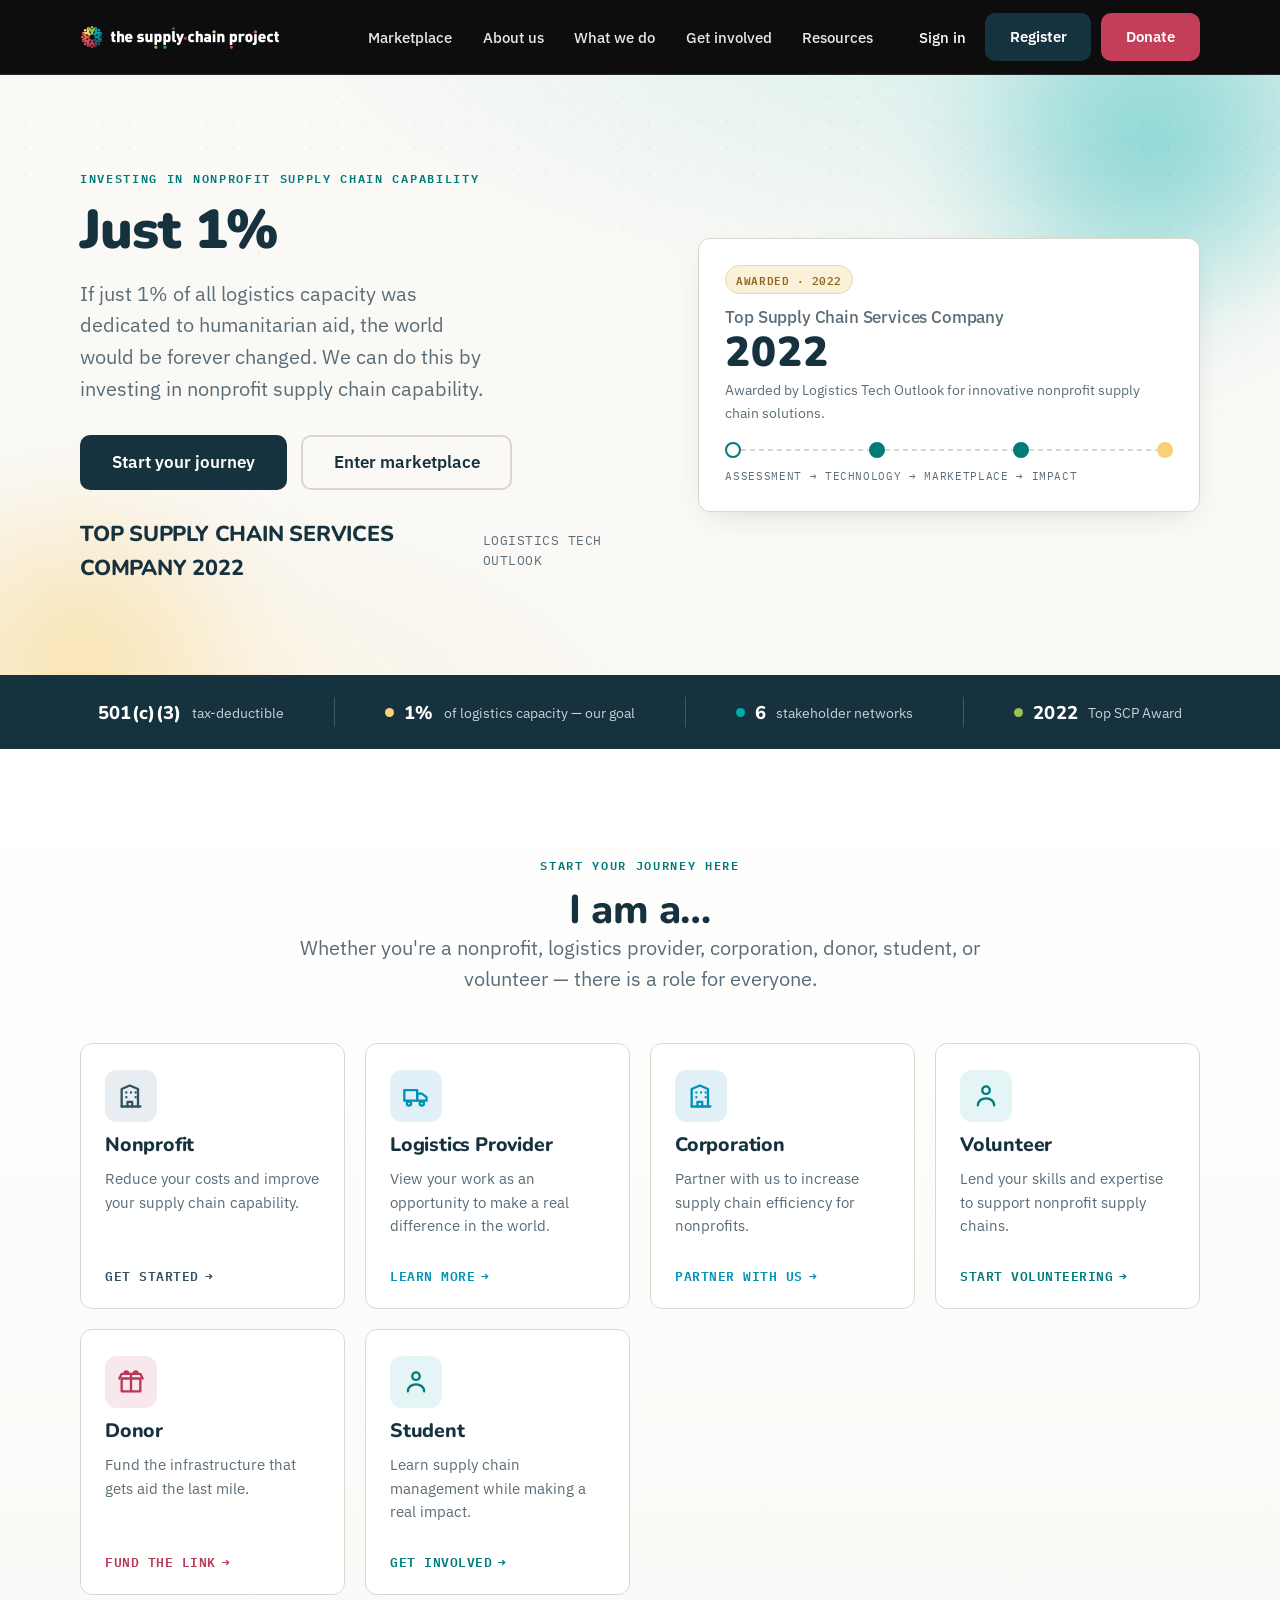
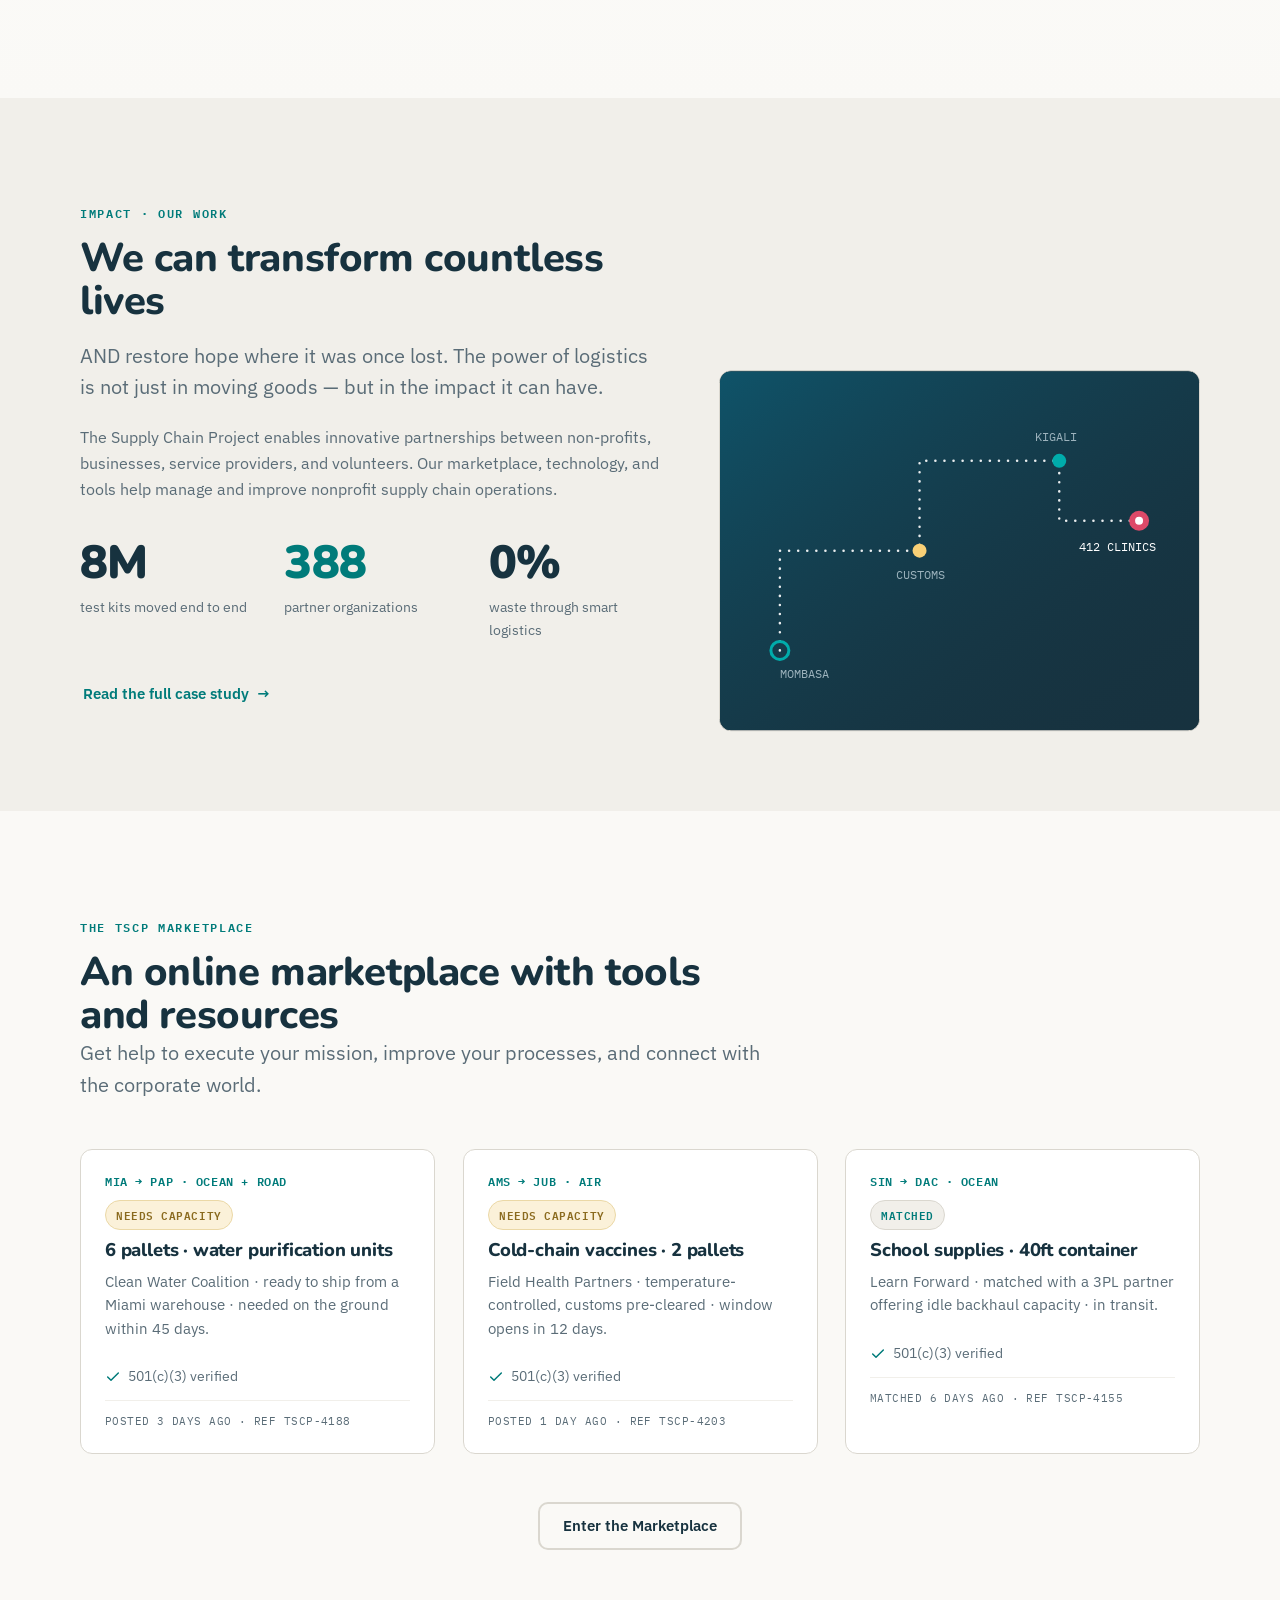
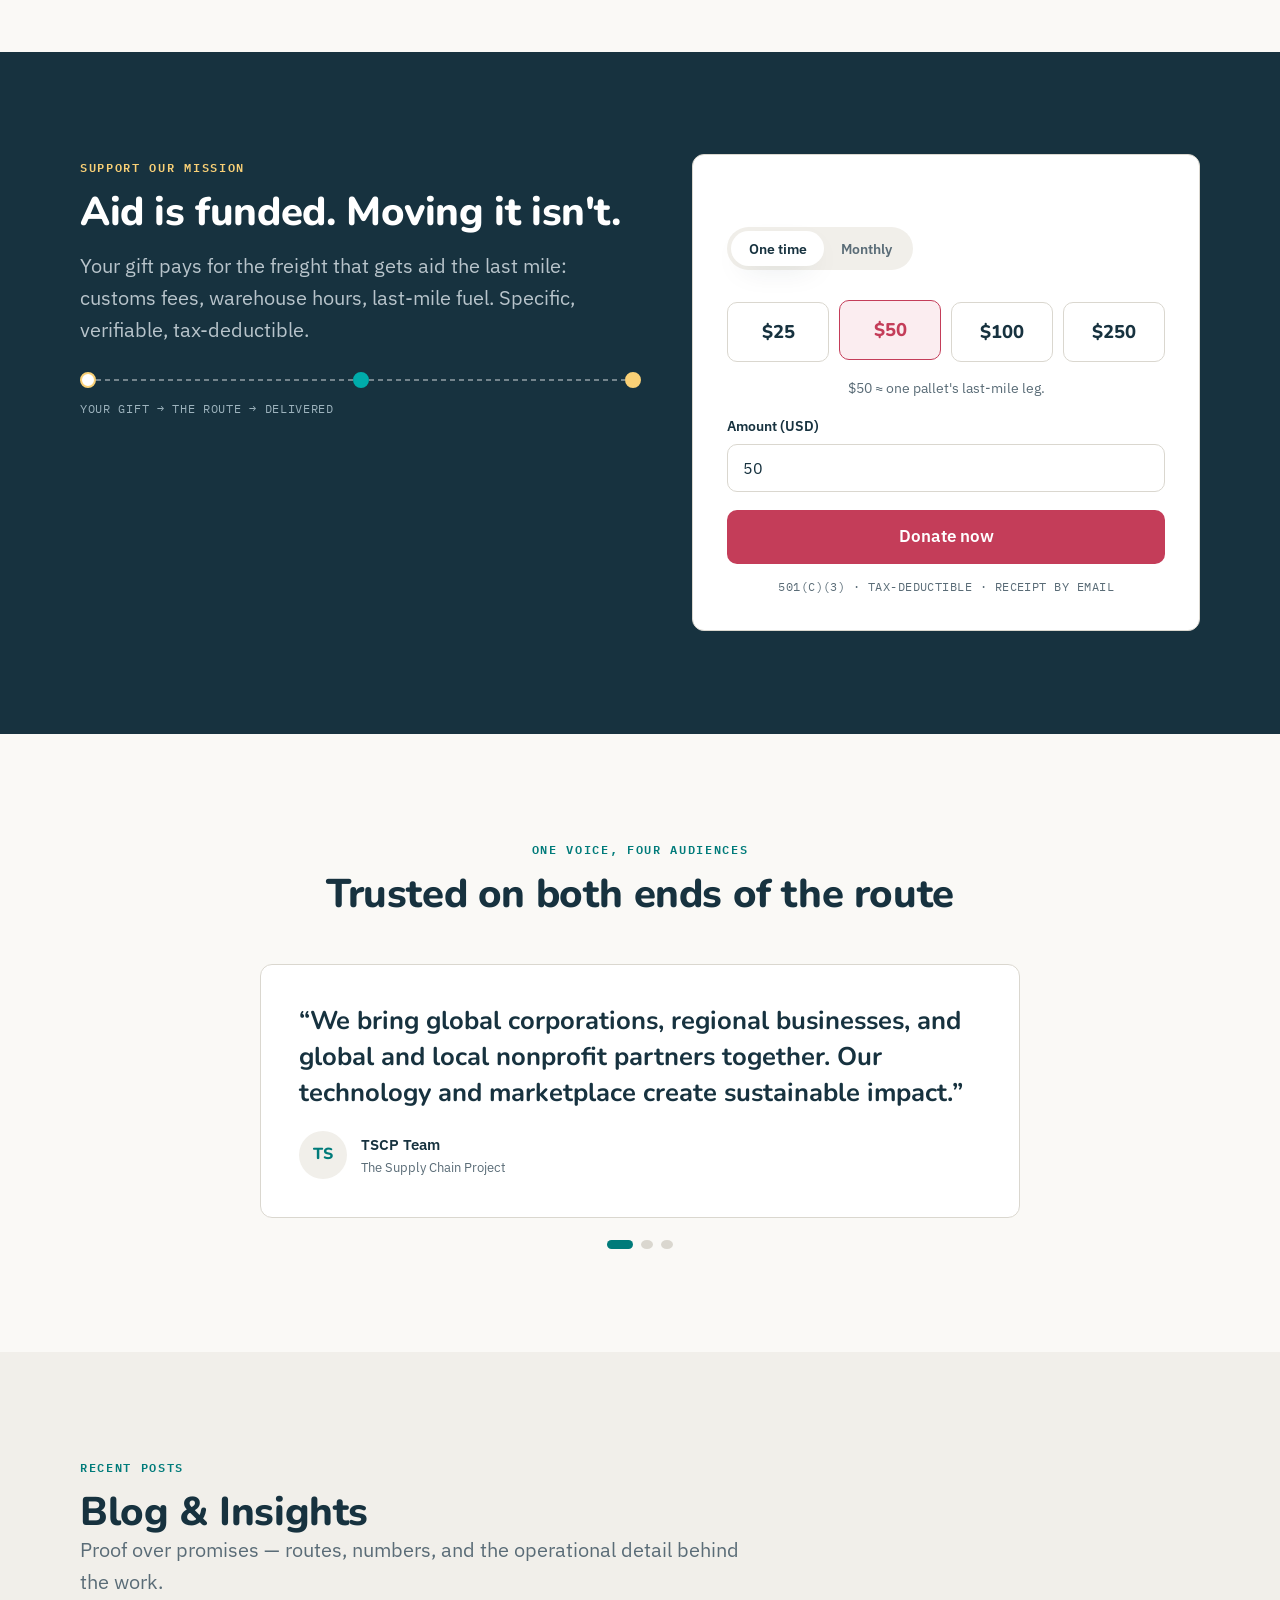
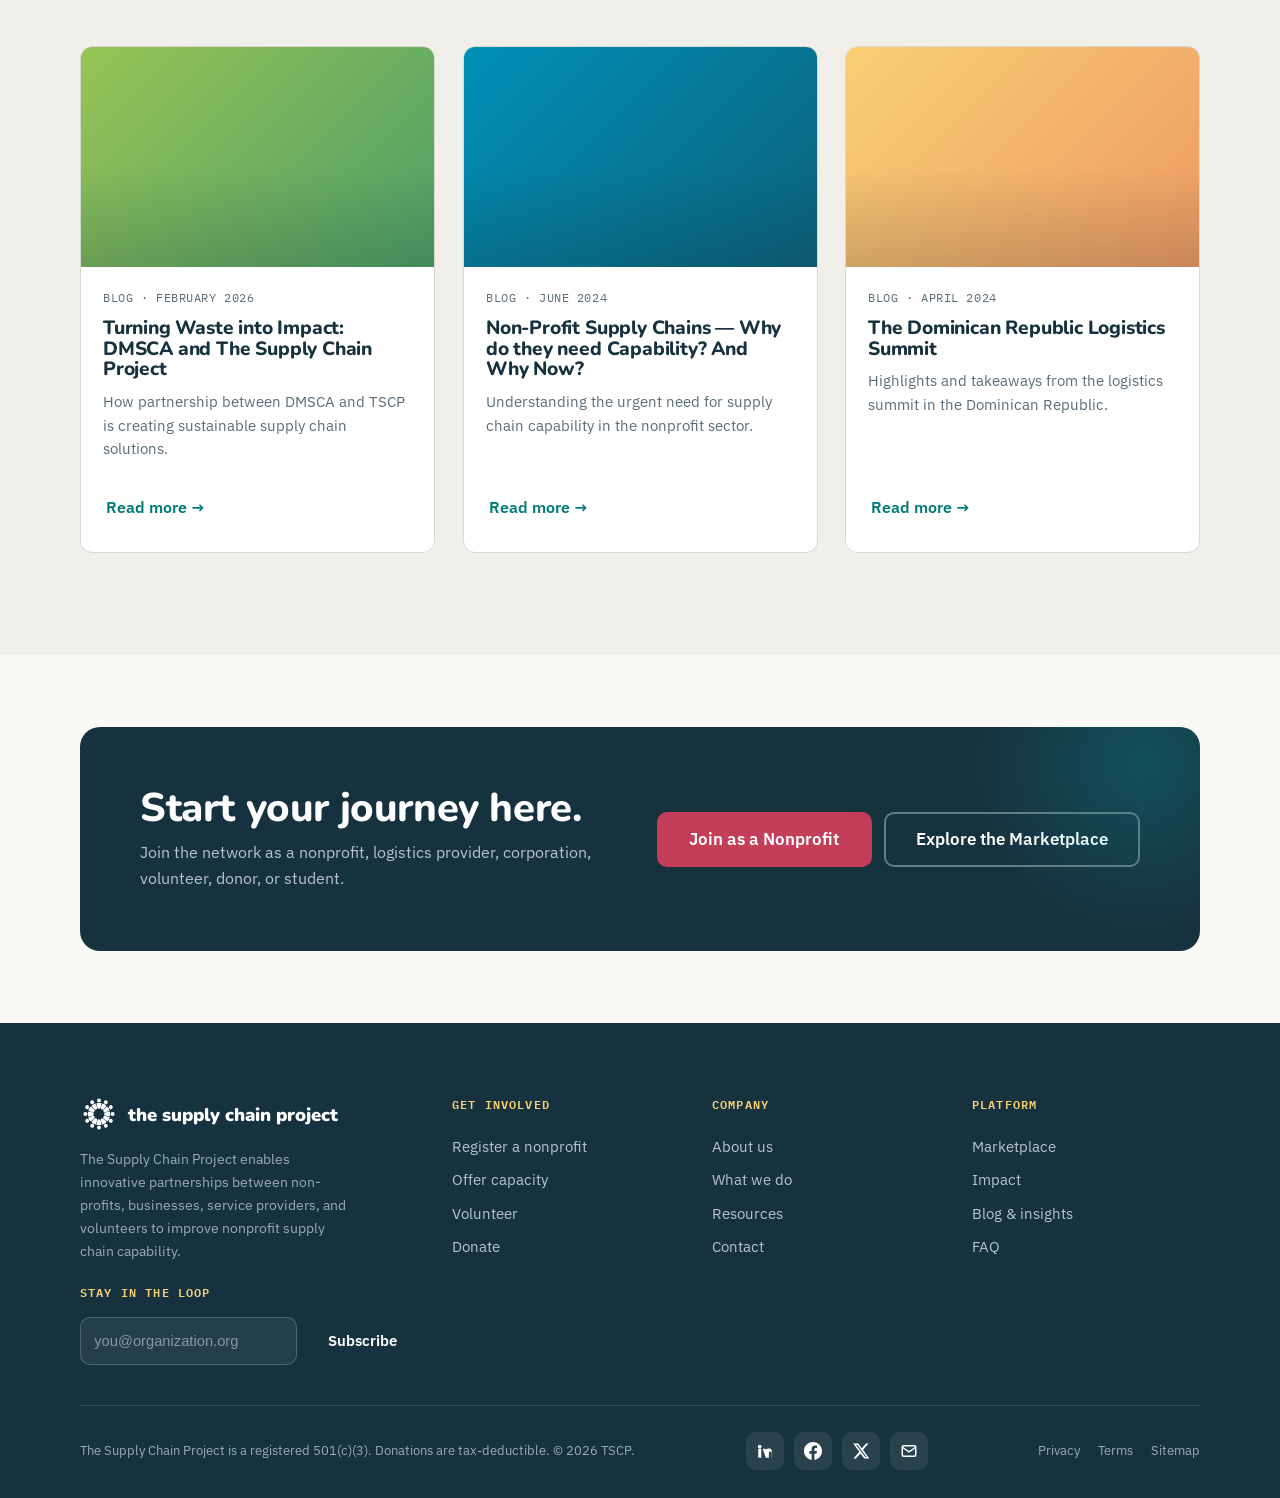
<file: index.html>
<!DOCTYPE html>
<html lang="en">
<head>
<meta charset="UTF-8">
<meta name="viewport" content="width=device-width, initial-scale=1.0">
<title>The Supply Chain Project — Investing in Nonprofit Supply Chain Capability</title>
<meta name="description" content="If just 1% of all logistics capacity was dedicated to humanitarian aid, the world would be forever changed. We enable innovative partnerships between non-profits, businesses, and service providers.">
<link rel="canonical" href="https://tscp.org/">
<link rel="icon" href="images/logo/tscp-mark-full-color.svg" type="image/svg+xml">
<link rel="preconnect" href="https://fonts.googleapis.com">
<link rel="preconnect" href="https://fonts.gstatic.com" crossorigin>
<link href="https://fonts.googleapis.com/css2?family=Nunito:wght@700;800;900&family=IBM+Plex+Sans:wght@400;500;600&family=IBM+Plex+Mono:wght@400;500;600&display=swap" rel="stylesheet">
<link rel="stylesheet" href="css/styles.css">
<link rel="stylesheet" href="css/responsive.css">
<script type="application/ld+json">
{"@context":"https://schema.org","@type":"NGO","name":"The Supply Chain Project","alternateName":"TSCP","url":"https://tscp.org/","logo":"https://tscp.org/images/logo/tscp-logo-navy.svg","description":"The Supply Chain Project enables innovative partnerships between non-profits, businesses, service providers, and volunteers to improve nonprofit supply chain capability.","sameAs":["https://www.linkedin.com/","https://twitter.com/"]}
</script>
</head>
<body>
<a class="skip" href="#main">Skip to content</a>

<!-- ============ HEADER (persistent, every page) ============ -->
<header class="site-header" data-header>
  <div class="container nav">
    <a class="brand" href="index.html" aria-label="The Supply Chain Project — home">
      <img src="images/logo/logo-dark-unops-gic.png" alt="The Supply Chain Project" height="44">
      <!-- <span class="wordmark">the supply<br>chain project</span> -->
    </a>
    <nav class="nav-links" data-nav-links aria-label="Primary">
      <a href="https://app.thesupplychainproject.org">Marketplace</a>
      <a href="about.html">About us</a>
      <a href="what-we-do.html">What we do</a>
      <a href="#router">Get involved</a>
      <a href="resources.html">Resources</a>
      <a class="signin" href="#" style="display:none">Sign in</a>
    </nav>
    <div class="nav-actions">
      <a class="signin" href="#">Sign in</a>
      <a class="btn btn-primary" href="nonprofit.html" data-track-click="nav_register">Register</a>
      <a class="btn btn-action" href="donate.html" data-track-click="nav_donate">Donate</a>
      <button class="menu-toggle" data-menu-toggle aria-label="Open menu" aria-expanded="false">
        <svg viewBox="0 0 24 24" fill="none" stroke="currentColor" stroke-width="2.2" stroke-linecap="round"><path d="M3 6h18M3 12h18M3 18h18"/></svg>
      </button>
    </div>
  </div>
</header>
<div class="nav-backdrop" data-nav-backdrop></div>

<main id="main">

  <!-- ============ 02 HERO ============ -->
  <section class="hero hero--home">
    <div class="container hero-grid">
      <div class="hero-copy">
        <span class="overline">Investing in nonprofit supply chain capability</span>
        <h1>Just 1%</h1>
        <p class="lead">If just 1% of all logistics capacity was dedicated to humanitarian aid, the world would be forever changed. We can do this by investing in nonprofit supply chain capability.</p>
        <div class="hero-cta">
          <a class="btn btn-primary btn-lg" href="nonprofit.html" data-track-click="hero_register">Start your journey</a>
          <a class="btn btn-secondary btn-lg" href="https://app.thesupplychainproject.org">Enter marketplace</a>
        </div>
        <div class="hero-proof">
          <b class="data">Top Supply Chain Services Company 2022</b>
          <span>Logistics Tech Outlook</span>
        </div>
      </div>
      <div class="hero-visual reveal">
        <div class="hero-card">
          <span class="chip gold">Awarded · 2022</span>
          <h3 style="margin:14px 0 6px;font-size:1.05rem;color:var(--slate);font-family:var(--font-body);font-weight:500">Top Supply Chain Services Company</h3>
          <div class="data" style="font-family:var(--font-display);font-weight:900;font-size:2.6rem;color:var(--navy);line-height:1">2022</div>
          <p style="font-size:.9rem;color:var(--slate);margin-top:4px">Awarded by Logistics Tech Outlook for innovative nonprofit supply chain solutions.</p>
          <!-- Route motif: origin -> waypoints -> delivered -->
          <div class="route-steps" style="margin-top:18px" aria-hidden="true">
            <span class="route-step origin"><span class="rdot"></span></span>
            <span class="route-line"></span>
            <span class="route-step done"><span class="rdot"></span></span>
            <span class="route-line"></span>
            <span class="route-step done"><span class="rdot"></span></span>
            <span class="route-line"></span>
            <span class="route-step done"><span class="rdot" style="background:var(--gold);border-color:var(--gold)"></span></span>
          </div>
          <div class="data" style="font-size:.68rem;letter-spacing:.06em;text-transform:uppercase;color:var(--slate);margin-top:10px">Assessment → Technology → Marketplace → Impact</div>
        </div>
      </div>
    </div>
  </section>

  <!-- ============ 03 TRUST STRIP ============ -->
  <div class="trust-strip">
    <div class="container">
      <div class="trust-item"><b class="data">501(c)(3)</b><span>tax-deductible</span></div>
      <div class="trust-divider"></div>
      <div class="trust-item"><span class="dot" style="background:var(--gold)"></span><b class="data">1%</b><span>of logistics capacity — our goal</span></div>
      <div class="trust-divider"></div>
      <div class="trust-item"><span class="dot" style="background:var(--teal)"></span><b class="data">6</b><span>stakeholder networks</span></div>
      <div class="trust-divider"></div>
      <div class="trust-item"><span class="dot" style="background:var(--leaf)"></span><b class="data">2022</b><span>Top SCP Award</span></div>
    </div>
  </div>

  <!-- ============ 04 AUDIENCE ROUTER (the core) ============ -->
  <section class="section router" id="router">
    <div class="container">
      <div class="section-head center">
        <span class="overline">Start your journey here</span>
        <h2>I am a&hellip;</h2>
        <p class="lead">Whether you're a nonprofit, logistics provider, corporation, donor, student, or volunteer — there is a role for everyone.</p>
      </div>
      <div class="router-cards">

        <a class="route-card rc-nonprofit reveal" href="nonprofit.html" data-track-click="router_nonprofit">
          <span class="rc-icon">
            <svg viewBox="0 0 24 24" fill="none" stroke="currentColor" stroke-width="2" stroke-linecap="round" stroke-linejoin="round"><path d="M4 21V6l7-3 7 3v15"/><path d="M4 21h16"/><path d="M9 21v-4h4v4"/><path d="M8 9h.01M12 9h.01M16 9h.01M8 13h.01M16 13h.01"/></svg>
          </span>
          <h3>Nonprofit</h3>
          <p>Reduce your costs and improve your supply chain capability.</p>
          <span class="rc-go">Get started <span class="arw">&rarr;</span></span>
        </a>

        <a class="route-card rc-partner reveal" href="partner.html" data-track-click="router_provider">
          <span class="rc-icon">
            <svg viewBox="0 0 24 24" fill="none" stroke="currentColor" stroke-width="2" stroke-linecap="round" stroke-linejoin="round"><path d="M2 7h11v9H2z"/><path d="M13 10h4l4 3v3h-8z"/><circle cx="6" cy="18.5" r="1.8"/><circle cx="17" cy="18.5" r="1.8"/></svg>
          </span>
          <h3>Logistics Provider</h3>
          <p>View your work as an opportunity to make a real difference in the world.</p>
          <span class="rc-go">Learn more <span class="arw">&rarr;</span></span>
        </a>

        <a class="route-card rc-partner reveal" href="partner.html" data-track-click="router_corporation">
          <span class="rc-icon">
            <svg viewBox="0 0 24 24" fill="none" stroke="currentColor" stroke-width="2" stroke-linecap="round" stroke-linejoin="round"><path d="M4 21V6l7-3 7 3v15"/><path d="M4 21h16"/><path d="M9 21v-4h4v4"/><path d="M8 9h.01M12 9h.01M16 9h.01M8 13h.01M16 13h.01"/></svg>
          </span>
          <h3>Corporation</h3>
          <p>Partner with us to increase supply chain efficiency for nonprofits.</p>
          <span class="rc-go">Partner with us <span class="arw">&rarr;</span></span>
        </a>

        <a class="route-card rc-volunteer reveal" href="volunteer.html" data-track-click="router_volunteer">
          <span class="rc-icon">
            <svg viewBox="0 0 24 24" fill="none" stroke="currentColor" stroke-width="2" stroke-linecap="round" stroke-linejoin="round"><circle cx="12" cy="7" r="3.2"/><path d="M5 20c0-3.6 3.1-6 7-6s7 2.4 7 6"/></svg>
          </span>
          <h3>Volunteer</h3>
          <p>Lend your skills and expertise to support nonprofit supply chains.</p>
          <span class="rc-go">Start volunteering <span class="arw">&rarr;</span></span>
        </a>

        <a class="route-card rc-donor reveal" href="donate.html" data-track-click="router_donor">
          <span class="rc-icon">
            <svg viewBox="0 0 24 24" fill="none" stroke="currentColor" stroke-width="2" stroke-linecap="round" stroke-linejoin="round"><path d="M4 9h16v11H4z"/><path d="M2 9l2-4h16l2 4"/><path d="M12 5v15"/><path d="M8 5c-1.5 0-2.5-2 0-2s1.5 2 0 2zM16 5c1.5 0 2.5-2 0-2s-1.5 2 0 2z"/></svg>
          </span>
          <h3>Donor</h3>
          <p>Fund the infrastructure that gets aid the last mile.</p>
          <span class="rc-go">Fund the link <span class="arw">&rarr;</span></span>
        </a>

        <a class="route-card rc-volunteer reveal" href="volunteer.html" data-track-click="router_student">
          <span class="rc-icon">
            <svg viewBox="0 0 24 24" fill="none" stroke="currentColor" stroke-width="2" stroke-linecap="round" stroke-linejoin="round"><circle cx="12" cy="7" r="3.2"/><path d="M5 20c0-3.6 3.1-6 7-6s7 2.4 7 6"/></svg>
          </span>
          <h3>Student</h3>
          <p>Learn supply chain management while making a real impact.</p>
          <span class="rc-go">Get involved <span class="arw">&rarr;</span></span>
        </a>

      </div>
    </div>
  </section>

  <!-- ============ 05 IMPACT / CASE STUDY ============ -->
  <section class="section section--mist">
    <div class="container impact-feature">
      <div class="impact-copy reveal">
        <span class="overline">Impact · Our Work</span>
        <h2>We can transform countless lives</h2>
        <p class="lead" style="margin:1rem 0 1.4rem">AND restore hope where it was once lost. The power of logistics is not just in moving goods — but in the impact it can have.</p>
        <p style="color:var(--slate)">The Supply Chain Project enables innovative partnerships between non-profits, businesses, service providers, and volunteers. Our marketplace, technology, and tools help manage and improve nonprofit supply chain operations.</p>
        <div class="stats" style="grid-template-columns:repeat(3,1fr);margin-top:2rem">
          <div class="stat"><div class="num data" data-count="9" data-suffix="M">0</div><div class="label">test kits moved end to end</div></div>
          <div class="stat"><div class="num data teal" data-count="412">0</div><div class="label">partner organizations</div></div>
          <div class="stat"><div class="num data" data-count="0" data-suffix="%">0</div><div class="label">waste through smart logistics</div></div>
        </div>
        <a class="btn btn-quiet mt-2" href="about.html">Read the full case study <span class="arw">&rarr;</span></a>
      </div>
      <div class="impact-media reveal" aria-hidden="true">
        <!-- On-brand illustrative route panel (swap for a licensed photograph with the Harbor scrim) -->
        <svg viewBox="0 0 480 360" width="100%" height="100%" preserveAspectRatio="xMidYMid slice" style="display:block">
          <rect width="480" height="360" fill="#17323F"/>
          <rect width="480" height="360" fill="url(#g1)"/>
          <defs><linearGradient id="g1" x1="0" y1="0" x2="1" y2="1"><stop offset="0" stop-color="#0091B7" stop-opacity=".35"/><stop offset="1" stop-color="#17323F" stop-opacity="0"/></linearGradient></defs>
          <!-- route -->
          <g fill="none" stroke="#FFFFFF" stroke-width="2.5" stroke-linecap="round" stroke-dasharray="0.1 9" opacity=".9">
            <polyline points="60,280 60,180 200,180 200,90 340,90 340,150 420,150"/>
          </g>
          <circle cx="60" cy="280" r="9" fill="none" stroke="#00ACAB" stroke-width="3"/>
          <circle cx="200" cy="180" r="7" fill="#F9D076"/>
          <circle cx="340" cy="90" r="7" fill="#00ACAB"/>
          <circle cx="420" cy="150" r="10" fill="#DD4968"/><circle cx="420" cy="150" r="4" fill="#fff"/>
          <text x="60" y="308" fill="#9DB3BD" font-family="'IBM Plex Mono',monospace" font-size="12">MOMBASA</text>
          <text x="176" y="208" fill="#9DB3BD" font-family="'IBM Plex Mono',monospace" font-size="12">CUSTOMS</text>
          <text x="316" y="70" fill="#9DB3BD" font-family="'IBM Plex Mono',monospace" font-size="12">KIGALI</text>
          <text x="360" y="180" fill="#fff" font-family="'IBM Plex Mono',monospace" font-size="12">412 CLINICS</text>
        </svg>
      </div>
    </div>
  </section>

  <!-- ============ MARKETPLACE: live needs (deep links, holds attention) ============ -->
  <section class="section">
    <div class="container">
      <div class="section-head">
        <span class="overline">The TSCP Marketplace</span>
        <h2>An online marketplace with tools and resources</h2>
        <p class="lead">Get help to execute your mission, improve your processes, and connect with the corporate world.</p>
      </div>
      <div class="grid g-3">
        <div class="need-card reveal">
          <span class="route-chip data">MIA &rarr; PAP · ocean + road</span>
          <span class="chip gold">Needs capacity</span>
          <h3>6 pallets · water purification units</h3>
          <p style="color:var(--slate);font-size:.92rem">Clean Water Coalition · ready to ship from a Miami warehouse · needed on the ground within 45 days.</p>
          <span class="verify"><svg viewBox="0 0 24 24" fill="none" stroke="currentColor" stroke-width="2.2" stroke-linecap="round" stroke-linejoin="round"><path d="M20 6 9 17l-5-5"/></svg> 501(c)(3) verified</span>
          <span class="posted">Posted 3 days ago · ref TSCP-4188</span>
        </div>
        <div class="need-card reveal">
          <span class="route-chip data">AMS &rarr; JUB · air</span>
          <span class="chip gold">Needs capacity</span>
          <h3>Cold-chain vaccines · 2 pallets</h3>
          <p style="color:var(--slate);font-size:.92rem">Field Health Partners · temperature-controlled, customs pre-cleared · window opens in 12 days.</p>
          <span class="verify"><svg viewBox="0 0 24 24" fill="none" stroke="currentColor" stroke-width="2.2" stroke-linecap="round" stroke-linejoin="round"><path d="M20 6 9 17l-5-5"/></svg> 501(c)(3) verified</span>
          <span class="posted">Posted 1 day ago · ref TSCP-4203</span>
        </div>
        <div class="need-card reveal">
          <span class="route-chip data">SIN &rarr; DAC · ocean</span>
          <span class="chip">Matched</span>
          <h3>School supplies · 40ft container</h3>
          <p style="color:var(--slate);font-size:.92rem">Learn Forward · matched with a 3PL partner offering idle backhaul capacity · in transit.</p>
          <span class="verify"><svg viewBox="0 0 24 24" fill="none" stroke="currentColor" stroke-width="2.2" stroke-linecap="round" stroke-linejoin="round"><path d="M20 6 9 17l-5-5"/></svg> 501(c)(3) verified</span>
          <span class="posted">Matched 6 days ago · ref TSCP-4155</span>
        </div>
      </div>
      <div class="text-center mt-3">
        <a class="btn btn-secondary" href="https://app.thesupplychainproject.org">Enter the Marketplace</a>
      </div>
    </div>
  </section>

  <!-- ============ 06 DONATION BLOCK ============ -->
  <section class="section section--navy">
    <div class="container lp-split">
      <div class="reveal">
        <span class="overline on-dark">Support our mission</span>
        <h2>Aid is funded. Moving it isn't.</h2>
        <p class="lead" style="margin-top:1rem">Your gift pays for the freight that gets aid the last mile: customs fees, warehouse hours, last-mile fuel. Specific, verifiable, tax-deductible.</p>
        <div class="route-steps" style="margin-top:26px" aria-hidden="true">
          <span class="route-step origin"><span class="rdot" style="border-color:var(--gold)"></span></span>
          <span class="route-line" style="background-image:linear-gradient(90deg,rgba(255,255,255,.4) 60%,transparent 0)"></span>
          <span class="route-step done"><span class="rdot" style="background:var(--teal);border-color:var(--teal)"></span></span>
          <span class="route-line" style="background-image:linear-gradient(90deg,rgba(255,255,255,.4) 60%,transparent 0)"></span>
          <span class="route-step done"><span class="rdot" style="background:var(--gold);border-color:var(--gold)"></span></span>
        </div>
        <p class="data" style="font-size:.72rem;letter-spacing:.06em;text-transform:uppercase;color:#9DB3BD;margin-top:12px">Your gift &rarr; the route &rarr; delivered</p>
      </div>

      <div class="donate-module" data-donate>
        <h3 style="font-size:1.25rem">Give to the freight fund</h3>
        <div class="toggle mt-1" role="group" aria-label="Gift frequency">
          <button type="button" class="active">One time</button>
          <button type="button">Monthly</button>
        </div>
        <div class="amount-grid">
          <button type="button" class="amount" data-value="25">$25</button>
          <button type="button" class="amount active" data-value="50">$50</button>
          <button type="button" class="amount" data-value="100">$100</button>
          <button type="button" class="amount" data-value="250">$250</button>
        </div>
        <p class="amount-hint">$50 ≈ one pallet's last-mile leg.</p>
        <form data-convert-form data-event="donate_start" data-page="/donate">
          <div class="field">
            <label for="d-amount">Amount (USD)</label>
            <input id="d-amount" type="number" min="1" value="50" data-custom-amount required>
          </div>
          <a class="btn btn-action btn-block btn-lg" href="donate.html" data-track-click="donate_module_cta">Donate now</a>
        </form>
        <p class="form-note">501(c)(3) · tax-deductible · receipt by email</p>
      </div>
    </div>
  </section>

  <!-- ============ TESTIMONIALS ============ -->
  <section class="section">
    <div class="container">
      <div class="section-head center">
        <span class="overline">One voice, four audiences</span>
        <h2>Trusted on both ends of the route</h2>
      </div>
      <div class="slider" data-slider>
        <div class="slider-track">
          <div class="slide"><div class="quote-card" style="max-width:760px;margin-inline:auto">
            <blockquote>&ldquo;We bring global corporations, regional businesses, and global and local nonprofit partners together. Our technology and marketplace create sustainable impact.&rdquo;</blockquote>
            <div class="quote-by"><span class="av">TS</span><div><div class="who">TSCP Team</div><div class="role">The Supply Chain Project</div></div></div>
          </div></div>
          <div class="slide"><div class="quote-card" style="max-width:760px;margin-inline:auto">
            <blockquote>&ldquo;Partner with The Supply Chain Project to increase supply chain efficiency for Nonprofits and Charitable organizations.&rdquo;</blockquote>
            <div class="quote-by"><span class="av">TP</span><div><div class="who">TSCP Partners</div><div class="role">Partner Network</div></div></div>
          </div></div>
          <div class="slide"><div class="quote-card" style="max-width:760px;margin-inline:auto">
            <blockquote>&ldquo;The Supply Chain Project provides an online marketplace with tools and resources to make managing and improving your supply chain accessible.&rdquo;</blockquote>
            <div class="quote-by"><span class="av">TC</span><div><div class="who">TSCP Community</div><div class="role">Community Members</div></div></div>
          </div></div>
        </div>
        <div class="slider-dots" role="tablist" aria-label="Testimonials"></div>
      </div>
    </div>
  </section>

  <!-- ============ 07 FEATURED CONTENT (deep links) ============ -->
  <section class="section section--mist">
    <div class="container">
      <div class="section-head">
        <span class="overline">Recent posts</span>
        <h2>Blog &amp; Insights</h2>
        <p class="lead">Proof over promises — routes, numbers, and the operational detail behind the work.</p>
      </div>
      <div class="grid g-3">
        <a class="card reveal" href="resources.html">
          <div class="card-media" style="background:linear-gradient(135deg,#98C455,#007B7A)"></div>
          <div class="card-body">
            <span class="card-meta">Blog · February 2026</span>
            <h3>Turning Waste into Impact: DMSCA and The Supply Chain Project</h3>
            <p>How partnership between DMSCA and TSCP is creating sustainable supply chain solutions.</p>
            <span class="btn-quiet">Read more <span class="arw">&rarr;</span></span>
          </div>
        </a>
        <a class="card reveal" href="resources.html">
          <div class="card-media" style="background:linear-gradient(135deg,#0091B7,#17323F)"></div>
          <div class="card-body">
            <span class="card-meta">Blog · June 2024</span>
            <h3>Non-Profit Supply Chains — Why do they need Capability? And Why Now?</h3>
            <p>Understanding the urgent need for supply chain capability in the nonprofit sector.</p>
            <span class="btn-quiet">Read more <span class="arw">&rarr;</span></span>
          </div>
        </a>
        <a class="card reveal" href="resources.html">
          <div class="card-media" style="background:linear-gradient(135deg,#F9D076,#E0644E)"></div>
          <div class="card-body">
            <span class="card-meta">Blog · April 2024</span>
            <h3>The Dominican Republic Logistics Summit</h3>
            <p>Highlights and takeaways from the logistics summit in the Dominican Republic.</p>
            <span class="btn-quiet">Read more <span class="arw">&rarr;</span></span>
          </div>
        </a>
      </div>
    </div>
  </section>

  <!-- ============ CTA BAND ============ -->
  <section class="section--tight">
    <div class="container">
      <div class="cta-band reveal">
        <div>
          <h2>Start your journey here.</h2>
          <p>Join the network as a nonprofit, logistics provider, corporation, volunteer, donor, or student.</p>
        </div>
        <div class="cta-actions">
          <a class="btn btn-action btn-lg" href="nonprofit.html" data-track-click="band_register">Join as a Nonprofit</a>
          <a class="btn btn-secondary on-dark btn-lg" href="https://app.thesupplychainproject.org">Explore the Marketplace</a>
        </div>
      </div>
    </div>
  </section>

</main>

<!-- ============ 08 FOOTER (full nav for SEO + orientation) ============ -->
<footer class="site-footer">
  <div class="container">
    <div class="footer-top">
      <div class="footer-brand">
        <div class="wordmark"><img src="images/logo/tscp-mark-white.svg" alt="">the supply chain project</div>
        <p>The Supply Chain Project enables innovative partnerships between non-profits, businesses, service providers, and volunteers to improve nonprofit supply chain capability.</p>
        <div class="newsletter">
          <div class="footer-col" style="margin:0"><h4>Stay in the loop</h4></div>
          <form data-convert-form data-event="email_signup" data-page="footer">
            <input type="email" placeholder="you@organization.org" aria-label="Email address" required>
            <button class="btn btn-primary" type="submit">Subscribe</button>
          </form>
        </div>
      </div>
      <div class="footer-col">
        <h4>Get involved</h4>
        <a href="nonprofit.html">Register a nonprofit</a>
        <a href="partner.html">Offer capacity</a>
        <a href="volunteer.html">Volunteer</a>
        <a href="donate.html">Donate</a>
      </div>
      <div class="footer-col">
        <h4>Company</h4>
        <a href="about.html">About us</a>
        <a href="what-we-do.html">What we do</a>
        <a href="resources.html">Resources</a>
        <a href="contact.html">Contact</a>
      </div>
      <div class="footer-col">
        <h4>Platform</h4>
        <a href="https://app.thesupplychainproject.org">Marketplace</a>
        <a href="about.html">Impact</a>
        <a href="resources.html">Blog &amp; insights</a>
        <a href="resources.html">FAQ</a>
      </div>
    </div>
    <div class="footer-bottom">
      <div class="trust-line">The Supply Chain Project is a registered 501(c)(3). Donations are tax-deductible. &copy; <span data-year>2026</span> TSCP.</div>
      <div class="socials" aria-label="Social links">
        <a href="#" aria-label="LinkedIn"><svg viewBox="0 0 24 24" fill="currentColor"><path d="M4.98 3.5a2.5 2.5 0 1 0 0 5 2.5 2.5 0 0 0 0-5zM3 9h4v12H3zM9 9h3.8v1.7h.05c.53-1 1.83-2.05 3.77-2.05 4.03 0 4.78 2.65 4.78 6.1V21H21v-5.4c0-1.3 0-2.95-1.8-2.95s-2.07 1.4-2.07 2.85V21H13z"/></svg></a>
        <a href="https://www.facebook.com/thesupplychainproject" aria-label="Facebook"><svg viewBox="0 0 24 24" fill="currentColor"><path d="M24 12.073c0-6.627-5.373-12-12-12s-12 5.373-12 12c0 5.99 4.388 10.954 10.125 11.854v-8.385H7.078v-3.47h3.047V9.43c0-3.007 1.792-4.669 4.533-4.669 1.312 0 2.686.235 2.686.235v2.953H15.83c-1.491 0-1.956.925-1.956 1.874v2.25h3.328l-.532 3.47h-2.796v8.385C19.612 23.027 24 18.062 24 12.073z"/></svg></a>
        <a href="#" aria-label="X"><svg viewBox="0 0 24 24" fill="currentColor"><path d="M18.9 2H22l-7.3 8.3L23 22h-6.6l-5.2-6.8L5.2 22H2l7.8-8.9L1.5 2h6.8l4.7 6.2zM17.8 20h1.7L7.3 4H5.5z"/></svg></a>
        <a href="mailto:controltower@thesupplychainproject.org" aria-label="Email"><svg viewBox="0 0 24 24" fill="none" stroke="currentColor" stroke-width="2"><rect x="3" y="5" width="18" height="14" rx="2"/><path d="m3 7 9 6 9-6"/></svg></a>
      </div>
      <div class="legal">
        <a href="#">Privacy</a><a href="#">Terms</a><a href="404.html">Sitemap</a>
      </div>
    </div>
  </div>
</footer>

<script src="js/main.js"></script>
</body>
</html>
</file>
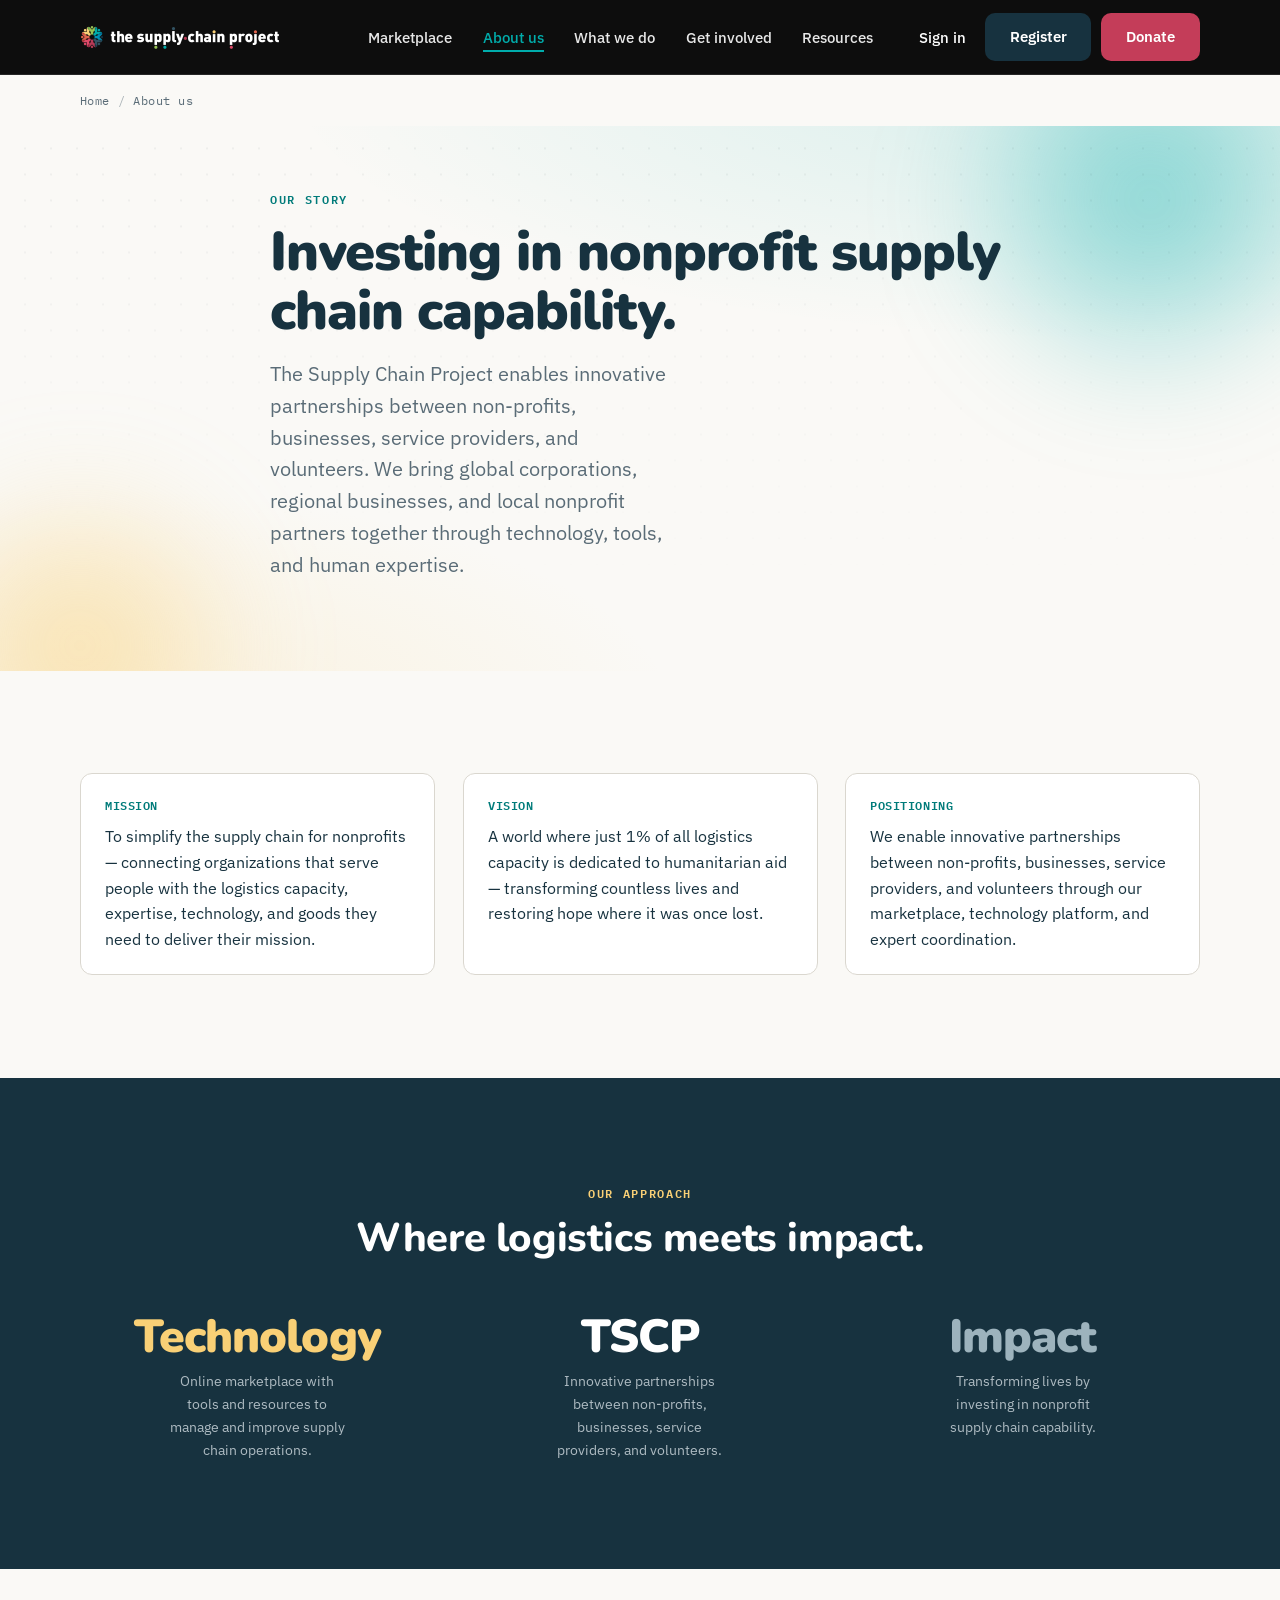
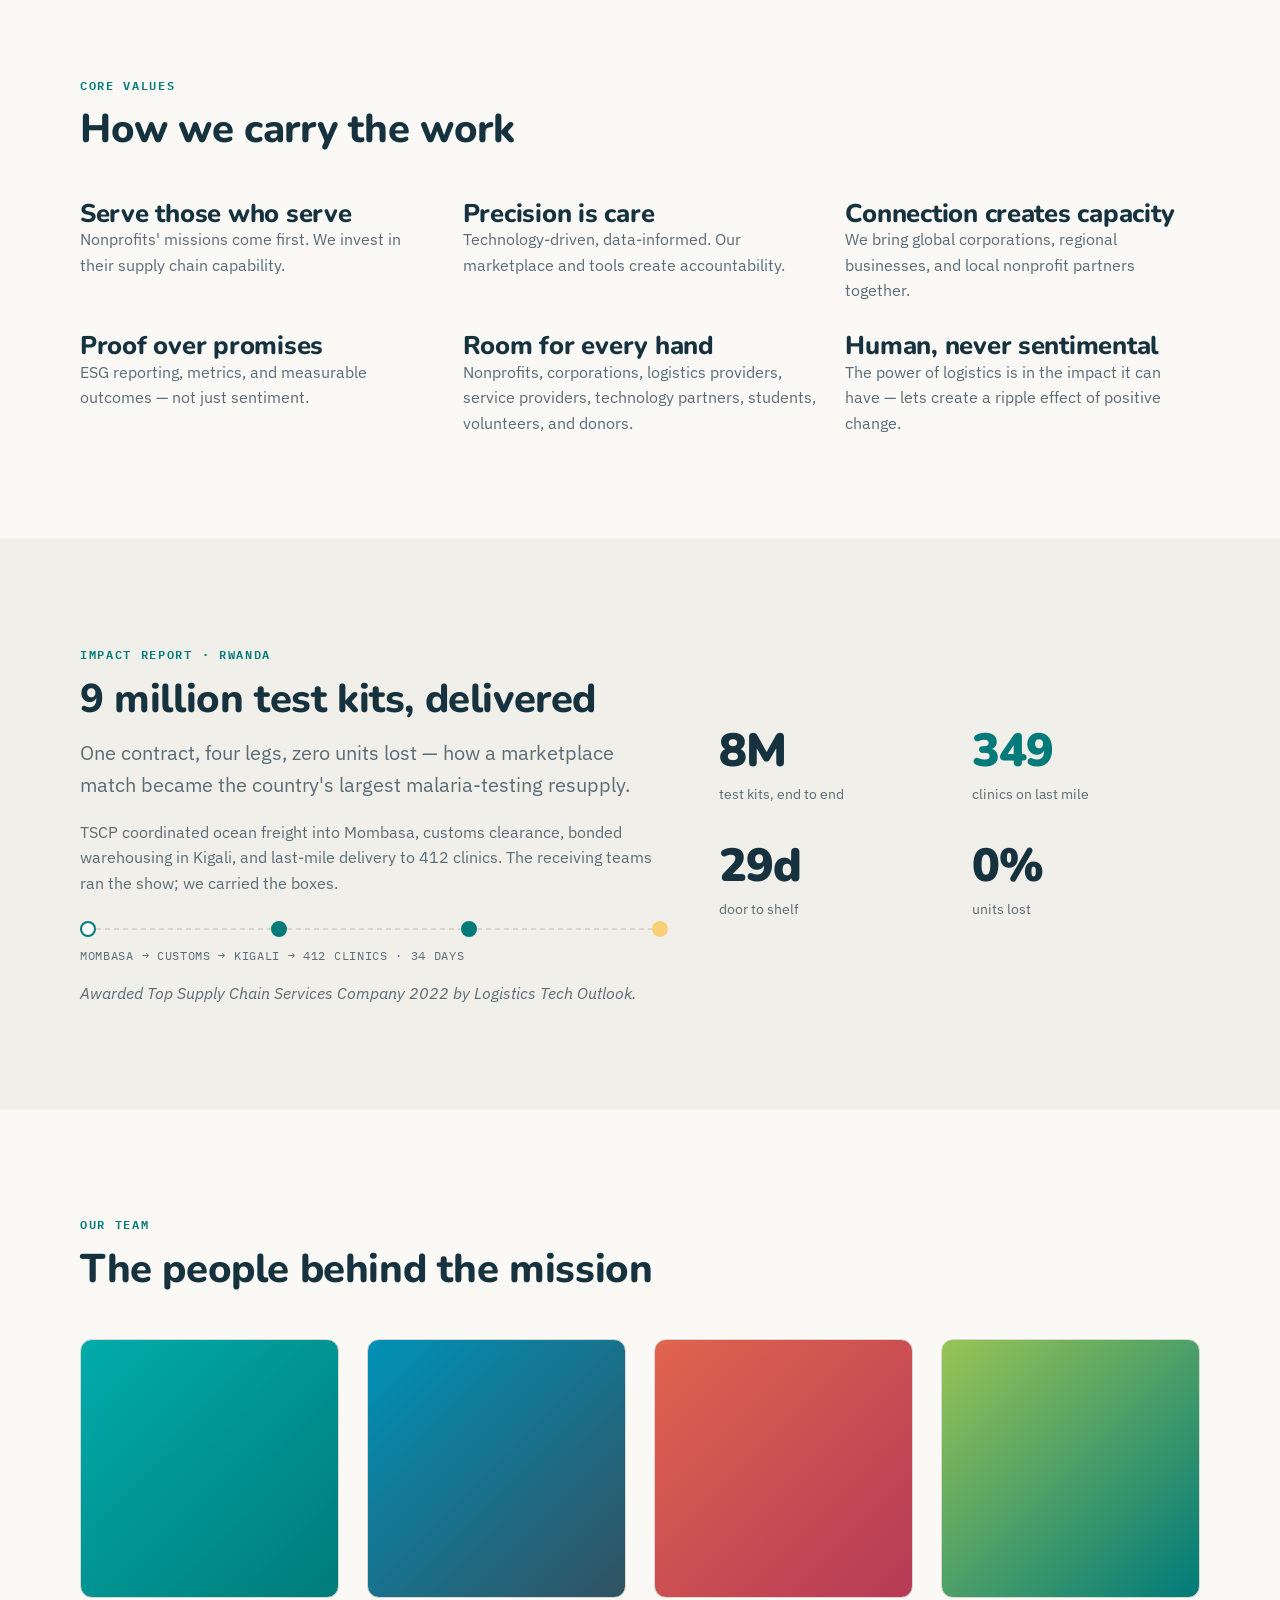
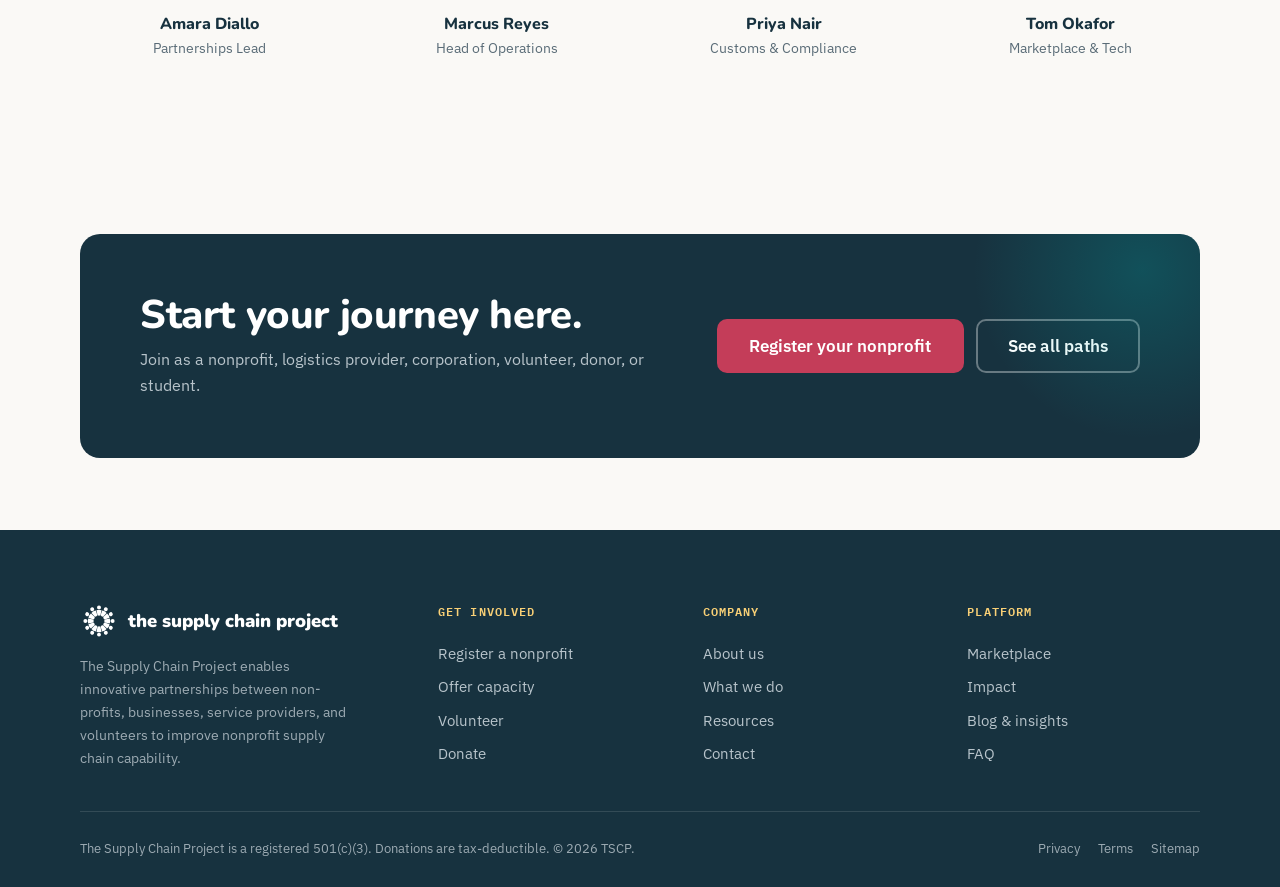
<file: about.html>
<!DOCTYPE html>
<html lang="en">
<head>
<meta charset="UTF-8">
<meta name="viewport" content="width=device-width, initial-scale=1.0">
<title>Our Story — The Supply Chain Project</title>
<meta name="description" content="The Supply Chain Project enables innovative partnerships between non-profits, businesses, service providers, and volunteers. Top Supply Chain Services Company 2022.">
<link rel="canonical" href="https://tscp.org/about">
<link rel="icon" href="images/logo/tscp-mark-full-color.svg" type="image/svg+xml">
<link rel="preconnect" href="https://fonts.googleapis.com">
<link rel="preconnect" href="https://fonts.gstatic.com" crossorigin>
<link href="https://fonts.googleapis.com/css2?family=Nunito:wght@700;800;900&family=IBM+Plex+Sans:wght@400;500;600&family=IBM+Plex+Mono:wght@400;500;600&display=swap" rel="stylesheet">
<link rel="stylesheet" href="css/styles.css">
<link rel="stylesheet" href="css/responsive.css">
</head>
<body>
<a class="skip" href="#main">Skip to content</a>

<header class="site-header" data-header>
  <div class="container nav">
    <a class="brand" href="index.html" aria-label="The Supply Chain Project — home">
      <img src="images/logo/logo-dark-unops-gic.png" alt="The Supply Chain Project" height="44">
      <span class="wordmark">the supply<br>chain project</span>
    </a>
    <nav class="nav-links" data-nav-links aria-label="Primary">
      <a href="https://app.thesupplychainproject.org">Marketplace</a>
      <a href="about.html" aria-current="page">About us</a>
      <a href="what-we-do.html">What we do</a>
      <a href="index.html#router">Get involved</a>
      <a href="resources.html">Resources</a>
    </nav>
    <div class="nav-actions">
      <a class="signin" href="#">Sign in</a>
      <a class="btn btn-primary" href="nonprofit.html">Register</a>
      <a class="btn btn-action" href="donate.html">Donate</a>
      <button class="menu-toggle" data-menu-toggle aria-label="Open menu" aria-expanded="false">
        <svg viewBox="0 0 24 24" fill="none" stroke="currentColor" stroke-width="2.2" stroke-linecap="round"><path d="M3 6h18M3 12h18M3 18h18"/></svg>
      </button>
    </div>
  </div>
</header>
<div class="nav-backdrop" data-nav-backdrop></div>

<main id="main">
  <div class="container">
    <nav class="crumbs" aria-label="Breadcrumb"><a href="index.html">Home</a><span class="sep">/</span><span>About us</span></nav>
  </div>

  <section class="hero hero--home" style="padding-block:clamp(30px,5vw,60px)">
    <div class="container" style="max-width:820px">
      <span class="overline">Our story</span>
      <h1>Investing in nonprofit supply chain capability.</h1>
      <p class="lead" style="margin-top:1.1rem">The Supply Chain Project enables innovative partnerships between non-profits, businesses, service providers, and volunteers. We bring global corporations, regional businesses, and local nonprofit partners together through technology, tools, and human expertise.</p>
    </div>
  </section>

  <!-- Mission / Vision / Positioning -->
  <section class="section">
    <div class="container grid g-3">
      <div class="need-card reveal">
        <span class="route-chip data">Mission</span>
        <p>To simplify the supply chain for nonprofits — connecting organizations that serve people with the logistics capacity, expertise, technology, and goods they need to deliver their mission.</p>
      </div>
      <div class="need-card reveal">
        <span class="route-chip data">Vision</span>
        <p>A world where just 1% of all logistics capacity is dedicated to humanitarian aid — transforming countless lives and restoring hope where it was once lost.</p>
      </div>
      <div class="need-card reveal">
        <span class="route-chip data">Positioning</span>
        <p>We enable innovative partnerships between non-profits, businesses, service providers, and volunteers through our marketplace, technology platform, and expert coordination.</p>
      </div>
    </div>
  </section>

  <!-- Where the brand sits -->
  <section class="section section--navy">
    <div class="container">
      <div class="section-head center" style="margin-inline:auto">
        <span class="overline on-dark">Our approach</span>
        <h2>Where logistics meets impact.</h2>
      </div>
      <div class="grid g-3">
        <div class="stat text-center"><div class="num" style="color:var(--gold)">Technology</div><div class="label" style="margin-inline:auto">Online marketplace with tools and resources to manage and improve supply chain operations.</div></div>
        <div class="stat text-center"><div class="num" style="color:#fff">TSCP</div><div class="label" style="margin-inline:auto">Innovative partnerships between non-profits, businesses, service providers, and volunteers.</div></div>
        <div class="stat text-center"><div class="num" style="color:#9DB3BD">Impact</div><div class="label" style="margin-inline:auto">Transforming lives by investing in nonprofit supply chain capability.</div></div>
      </div>
    </div>
  </section>

  <!-- Core values -->
  <section class="section">
    <div class="container">
      <div class="section-head"><span class="overline">Core values</span><h2>How we carry the work</h2></div>
      <div class="grid g-3">
        <div class="reveal"><h3>Serve those who serve</h3><p style="color:var(--slate)">Nonprofits' missions come first. We invest in their supply chain capability.</p></div>
        <div class="reveal"><h3>Precision is care</h3><p style="color:var(--slate)">Technology-driven, data-informed. Our marketplace and tools create accountability.</p></div>
        <div class="reveal"><h3>Connection creates capacity</h3><p style="color:var(--slate)">We bring global corporations, regional businesses, and local nonprofit partners together.</p></div>
        <div class="reveal"><h3>Proof over promises</h3><p style="color:var(--slate)">ESG reporting, metrics, and measurable outcomes — not just sentiment.</p></div>
        <div class="reveal"><h3>Room for every hand</h3><p style="color:var(--slate)">Nonprofits, corporations, logistics providers, service providers, technology partners, students, volunteers, and donors.</p></div>
        <div class="reveal"><h3>Human, never sentimental</h3><p style="color:var(--slate)">The power of logistics is in the impact it can have — lets create a ripple effect of positive change.</p></div>
      </div>
    </div>
  </section>

  <!-- Case study -->
  <section class="section section--mist">
    <div class="container impact-feature">
      <div class="reveal">
        <span class="overline">Impact report · Rwanda</span>
        <h2>9 million test kits, delivered</h2>
        <p class="lead" style="margin:1rem 0 1.2rem">One contract, four legs, zero units lost — how a marketplace match became the country's largest malaria-testing resupply.</p>
        <p style="color:var(--slate)">TSCP coordinated ocean freight into Mombasa, customs clearance, bonded warehousing in Kigali, and last-mile delivery to 412 clinics. The receiving teams ran the show; we carried the boxes.</p>
        <div class="route-steps" style="margin-top:24px">
          <span class="route-step origin"><span class="rdot"></span></span><span class="route-line"></span>
          <span class="route-step done"><span class="rdot"></span></span><span class="route-line"></span>
          <span class="route-step done"><span class="rdot"></span></span><span class="route-line"></span>
          <span class="route-step done"><span class="rdot" style="background:var(--gold);border-color:var(--gold)"></span></span>
        </div>
        <p class="data" style="font-size:.72rem;letter-spacing:.06em;text-transform:uppercase;color:var(--slate);margin-top:10px">Mombasa → customs → Kigali → 412 clinics · 34 days</p>
        <p style="color:var(--slate);margin-top:12px;font-style:italic">Awarded Top Supply Chain Services Company 2022 by Logistics Tech Outlook.</p>
      </div>
      <div class="stats reveal" style="grid-template-columns:1fr 1fr;align-self:center">
        <div class="stat"><div class="num data" data-count="9" data-suffix="M">0</div><div class="label">test kits, end to end</div></div>
        <div class="stat"><div class="num data teal" data-count="412">0</div><div class="label">clinics on last mile</div></div>
        <div class="stat"><div class="num data" data-count="34" data-suffix="d">0</div><div class="label">door to shelf</div></div>
        <div class="stat"><div class="num data" data-count="0" data-suffix="%">0</div><div class="label">units lost</div></div>
      </div>
    </div>
  </section>

  <!-- Team -->
  <section class="section">
    <div class="container">
      <div class="section-head"><span class="overline">Our team</span><h2>The people behind the mission</h2></div>
      <div class="grid g-4">
        <div class="team-card reveal"><div class="photo" style="background:linear-gradient(135deg,#00ACAB,#007B7A)"></div><div class="name">Amara Diallo</div><div class="title">Partnerships Lead</div></div>
        <div class="team-card reveal"><div class="photo" style="background:linear-gradient(135deg,#0091B7,#315262)"></div><div class="name">Marcus Reyes</div><div class="title">Head of Operations</div></div>
        <div class="team-card reveal"><div class="photo" style="background:linear-gradient(135deg,#E0644E,#B63A56)"></div><div class="name">Priya Nair</div><div class="title">Customs &amp; Compliance</div></div>
        <div class="team-card reveal"><div class="photo" style="background:linear-gradient(135deg,#98C455,#007B7A)"></div><div class="name">Tom Okafor</div><div class="title">Marketplace &amp; Tech</div></div>
      </div>
    </div>
  </section>

  <section class="section--tight">
    <div class="container">
      <div class="cta-band reveal">
        <div><h2>Start your journey here.</h2><p>Join as a nonprofit, logistics provider, corporation, volunteer, donor, or student.</p></div>
        <div class="cta-actions">
          <a class="btn btn-action btn-lg" href="nonprofit.html">Register your nonprofit</a>
          <a class="btn btn-secondary on-dark btn-lg" href="index.html#router">See all paths</a>
        </div>
      </div>
    </div>
  </section>
</main>

<footer class="site-footer">
  <div class="container">
    <div class="footer-top">
      <div class="footer-brand">
        <div class="wordmark"><img src="images/logo/tscp-mark-white.svg" alt="">the supply chain project</div>
        <p>The Supply Chain Project enables innovative partnerships between non-profits, businesses, service providers, and volunteers to improve nonprofit supply chain capability.</p>
      </div>
      <div class="footer-col"><h4>Get involved</h4><a href="nonprofit.html">Register a nonprofit</a><a href="partner.html">Offer capacity</a><a href="volunteer.html">Volunteer</a><a href="donate.html">Donate</a></div>
      <div class="footer-col"><h4>Company</h4><a href="about.html">About us</a><a href="what-we-do.html">What we do</a><a href="resources.html">Resources</a><a href="contact.html">Contact</a></div>
      <div class="footer-col"><h4>Platform</h4><a href="partner.html">Marketplace</a><a href="about.html">Impact</a><a href="resources.html">Blog &amp; insights</a><a href="resources.html">FAQ</a></div>
    </div>
    <div class="footer-bottom">
      <div class="trust-line">The Supply Chain Project is a registered 501(c)(3). Donations are tax-deductible. &copy; <span data-year>2026</span> TSCP.</div>
      <div class="legal"><a href="#">Privacy</a><a href="#">Terms</a><a href="404.html">Sitemap</a></div>
    </div>
  </div>
</footer>
<script src="js/main.js"></script>
</body>
</html>
</file>
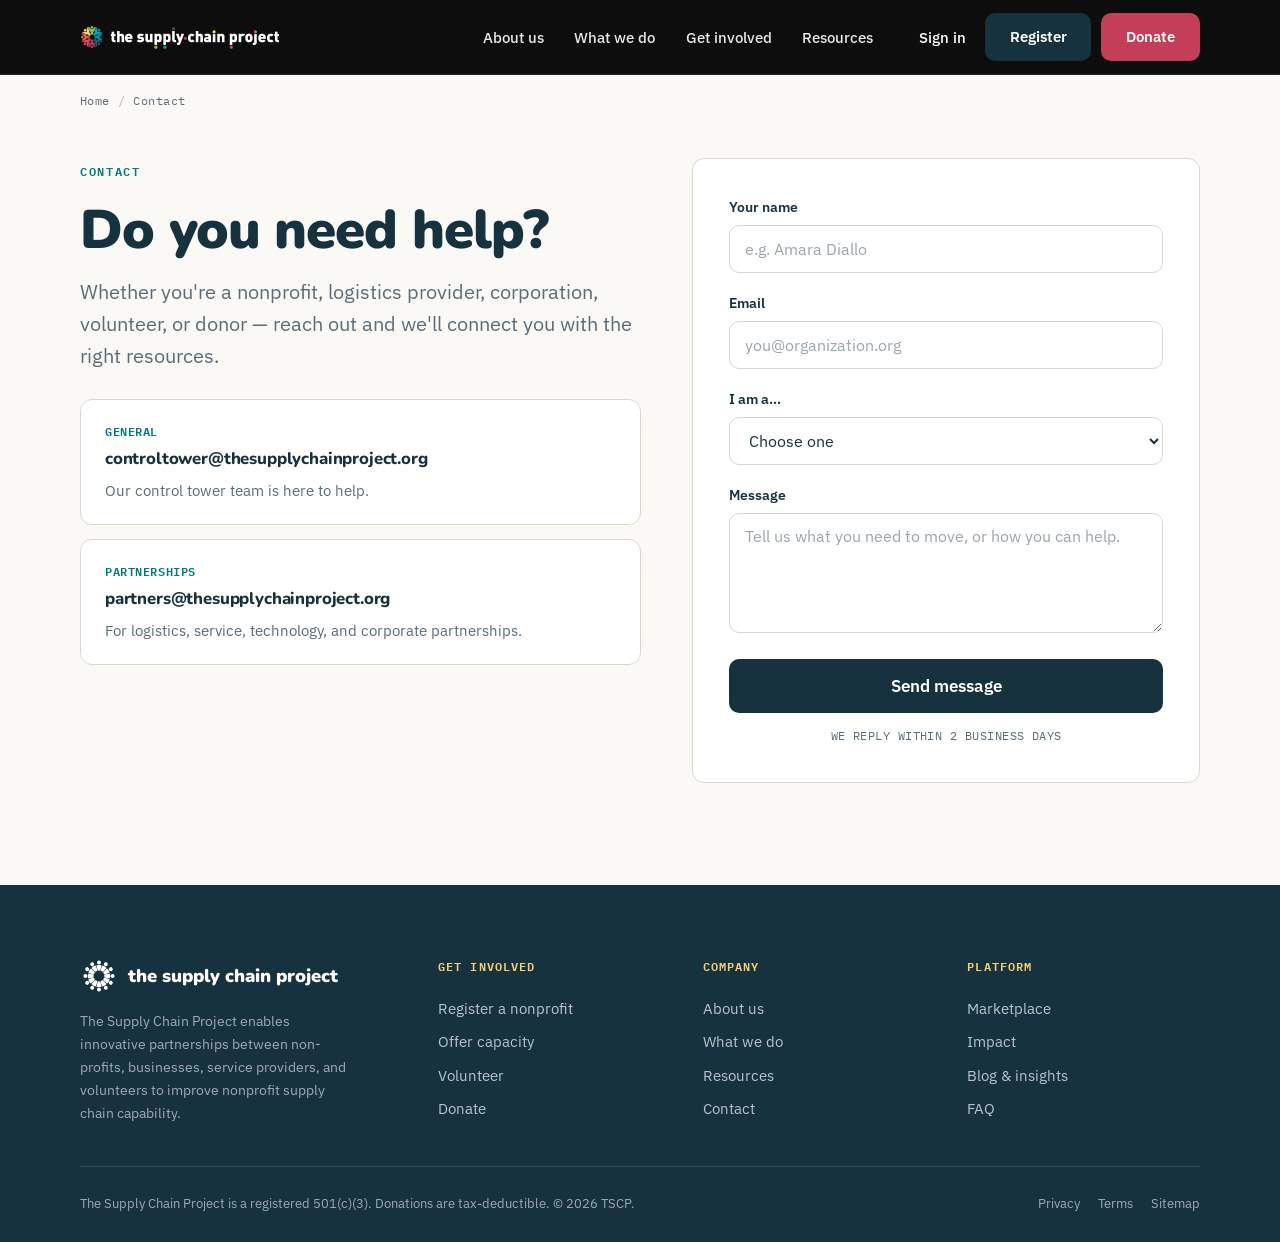
<file: contact.html>
<!DOCTYPE html>
<html lang="en">
<head>
<meta charset="UTF-8">
<meta name="viewport" content="width=device-width, initial-scale=1.0">
<title>Contact — Tell Us What You Need to Move | TSCP</title>
<meta name="description" content="Get in touch with The Supply Chain Project. Tell us what you need to move, offer capacity, or ask a question — a coordinator replies within two business days.">
<link rel="canonical" href="https://tscp.org/contact">
<link rel="icon" href="images/logo/tscp-mark-full-color.svg" type="image/svg+xml">
<link rel="preconnect" href="https://fonts.googleapis.com">
<link rel="preconnect" href="https://fonts.gstatic.com" crossorigin>
<link href="https://fonts.googleapis.com/css2?family=Nunito:wght@700;800;900&family=IBM+Plex+Sans:wght@400;500;600&family=IBM+Plex+Mono:wght@400;500;600&display=swap" rel="stylesheet">
<link rel="stylesheet" href="css/styles.css">
<link rel="stylesheet" href="css/responsive.css">
</head>
<body>
<a class="skip" href="#main">Skip to content</a>

<header class="site-header" data-header>
  <div class="container nav">
    <a class="brand" href="index.html" aria-label="The Supply Chain Project — home">
      <img src="images/logo/logo-dark-unops-gic.png" alt="The Supply Chain Project" height="44">
      <span class="wordmark">the supply<br>chain project</span>
    </a>
    <nav class="nav-links" data-nav-links aria-label="Primary">
      <a href="about.html">About us</a>
      <a href="what-we-do.html">What we do</a>
      <a href="index.html#router">Get involved</a>
      <a href="resources.html">Resources</a>
    </nav>
    <div class="nav-actions">
      <a class="signin" href="#">Sign in</a>
      <a class="btn btn-primary" href="nonprofit.html">Register</a>
      <a class="btn btn-action" href="donate.html">Donate</a>
      <button class="menu-toggle" data-menu-toggle aria-label="Open menu" aria-expanded="false">
        <svg viewBox="0 0 24 24" fill="none" stroke="currentColor" stroke-width="2.2" stroke-linecap="round"><path d="M3 6h18M3 12h18M3 18h18"/></svg>
      </button>
    </div>
  </div>
</header>
<div class="nav-backdrop" data-nav-backdrop></div>

<main id="main">
  <div class="container">
    <nav class="crumbs" aria-label="Breadcrumb"><a href="index.html">Home</a><span class="sep">/</span><span>Contact</span></nav>
  </div>

  <section class="section" style="padding-top:clamp(20px,3vw,32px)">
    <div class="container lp-split">
      <div>
        <span class="overline">Contact</span>
        <h1 style="margin:.4rem 0 1rem">Do you need help?</h1>
        <p class="lead">Whether you're a nonprofit, logistics provider, corporation, volunteer, or donor — reach out and we'll connect you with the right resources.</p>

        <div class="grid" style="gap:14px;margin-top:28px">
          <div class="need-card">
            <span class="route-chip data">General</span>
            <h3 style="font-size:1.05rem">controltower@thesupplychainproject.org</h3>
            <p style="color:var(--slate);font-size:.92rem">Our control tower team is here to help.</p>
          </div>
          <div class="need-card">
            <span class="route-chip data">Partnerships</span>
            <h3 style="font-size:1.05rem">partners@thesupplychainproject.org</h3>
            <p style="color:var(--slate);font-size:.92rem">For logistics, service, technology, and corporate partnerships.</p>
          </div>
        </div>
      </div>

      <div>
        <div class="form-card">
          <form data-convert-form data-event="contact_submit" data-page="/contact">
            <div class="field">
              <label for="c-name">Your name</label>
              <input id="c-name" name="name" type="text" placeholder="e.g. Amara Diallo" required>
            </div>
            <div class="field">
              <label for="c-email">Email</label>
              <input id="c-email" name="email" type="email" placeholder="you@organization.org" required>
              <span class="err-msg">Enter a valid email so we can reply.</span>
            </div>
            <div class="field">
              <label for="c-role">I am a…</label>
              <select id="c-role" name="role" required>
                <option value="">Choose one</option>
                <option>Nonprofit</option>
                <option>Logistics Provider</option>
                <option>Service Provider</option>
                <option>Technology Provider</option>
                <option>Corporation</option>
                <option>Volunteer</option>
                <option>Student</option>
                <option>Donor</option>
                <option>Press / Other</option>
              </select>
            </div>
            <div class="field">
              <label for="c-msg">Message</label>
              <textarea id="c-msg" name="message" placeholder="Tell us what you need to move, or how you can help." required></textarea>
            </div>
            <button class="btn btn-primary btn-block btn-lg" type="submit">Send message</button>
          </form>
          <div class="form-success">
            <svg viewBox="0 0 24 24" fill="none" stroke="currentColor" stroke-width="2" stroke-linecap="round" stroke-linejoin="round"><circle cx="12" cy="12" r="10"/><path d="m8 12 3 3 5-6"/></svg>
            <h3>Message sent.</h3>
            <p style="color:var(--slate)">Thanks — a coordinator will reply within two business days.</p>
          </div>
          <p class="form-note">We reply within 2 business days</p>
        </div>
      </div>
    </div>
  </section>
</main>

<footer class="site-footer">
  <div class="container">
    <div class="footer-top">
      <div class="footer-brand">
        <div class="wordmark"><img src="images/logo/tscp-mark-white.svg" alt="">the supply chain project</div>
        <p>The Supply Chain Project enables innovative partnerships between non-profits, businesses, service providers, and volunteers to improve nonprofit supply chain capability.</p>
      </div>
      <div class="footer-col"><h4>Get involved</h4><a href="nonprofit.html">Register a nonprofit</a><a href="partner.html">Offer capacity</a><a href="volunteer.html">Volunteer</a><a href="donate.html">Donate</a></div>
      <div class="footer-col"><h4>Company</h4><a href="about.html">About us</a><a href="what-we-do.html">What we do</a><a href="resources.html">Resources</a><a href="contact.html">Contact</a></div>
      <div class="footer-col"><h4>Platform</h4><a href="partner.html">Marketplace</a><a href="about.html">Impact</a><a href="resources.html">Blog &amp; insights</a><a href="resources.html">FAQ</a></div>
    </div>
    <div class="footer-bottom">
      <div class="trust-line">The Supply Chain Project is a registered 501(c)(3). Donations are tax-deductible. &copy; <span data-year>2026</span> TSCP.</div>
      <div class="legal"><a href="#">Privacy</a><a href="#">Terms</a><a href="404.html">Sitemap</a></div>
    </div>
  </div>
</footer>
<script src="js/main.js"></script>
</body>
</html>
</file>
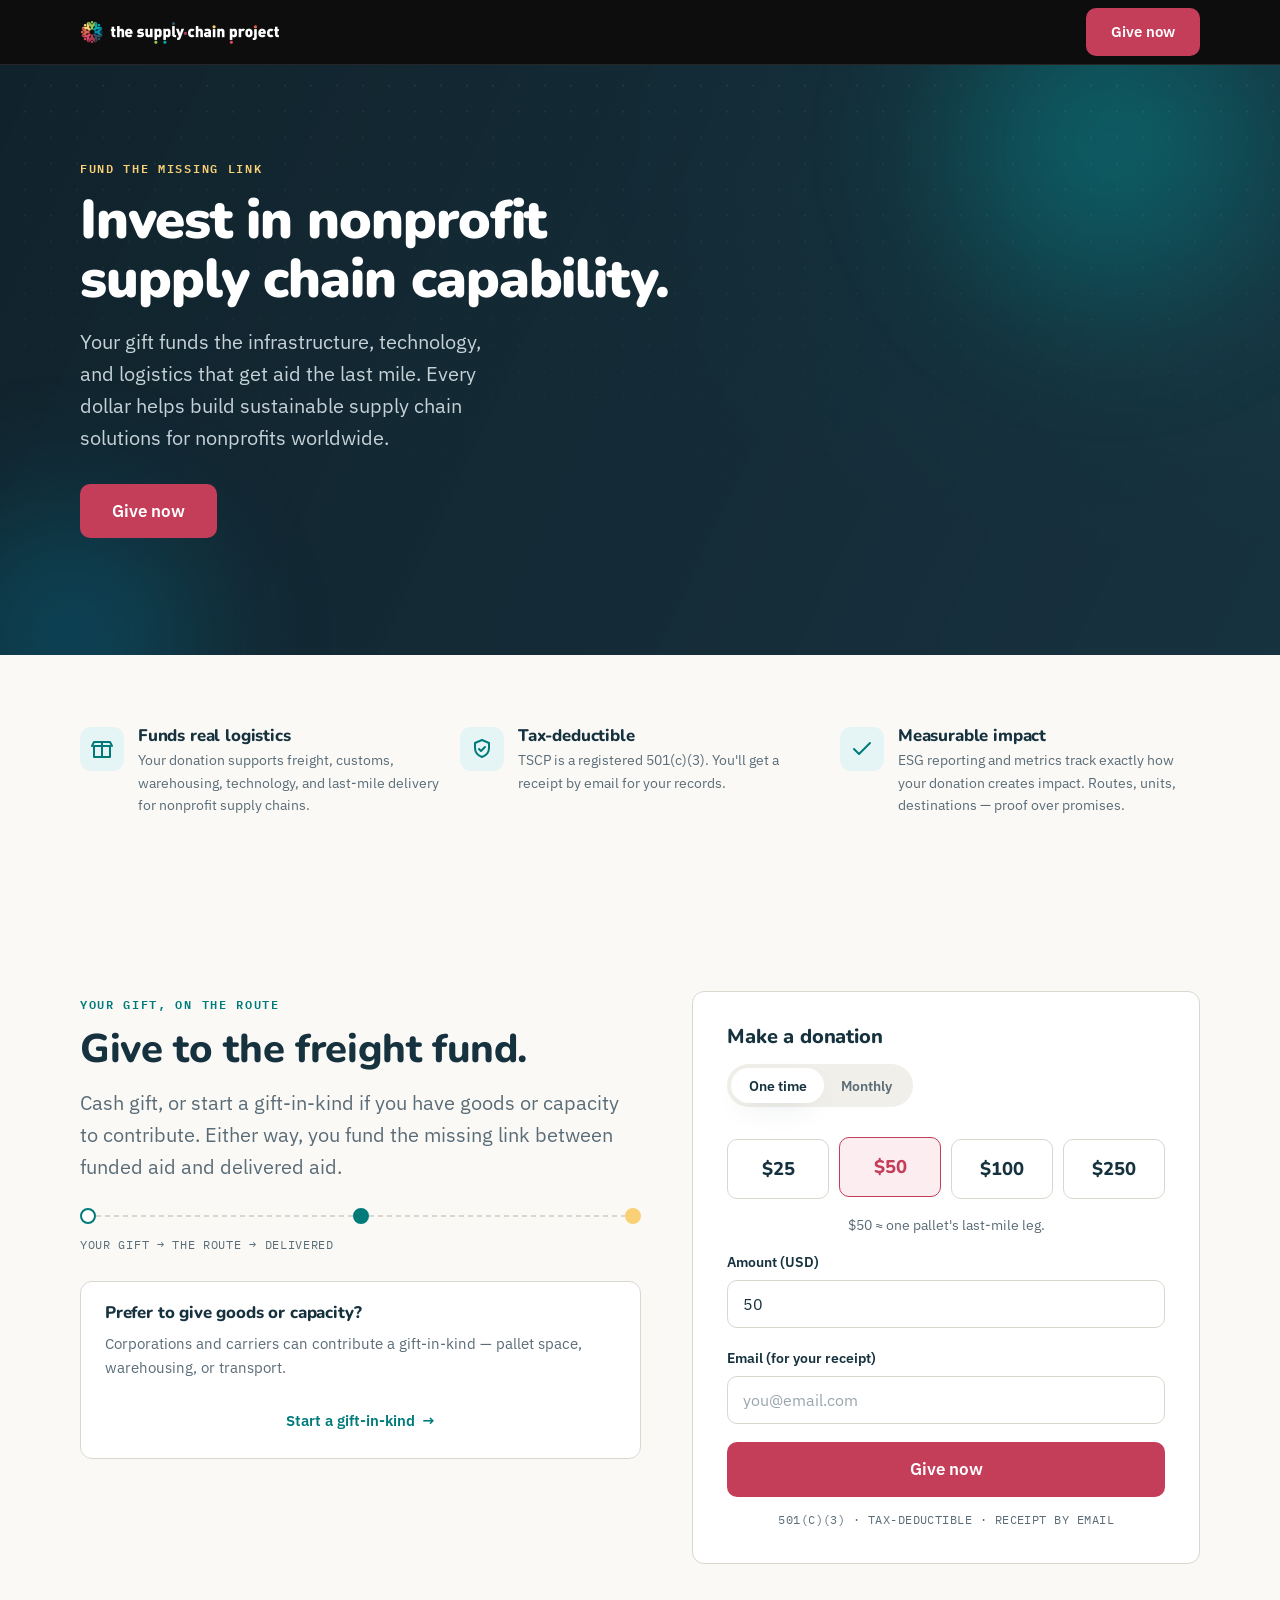
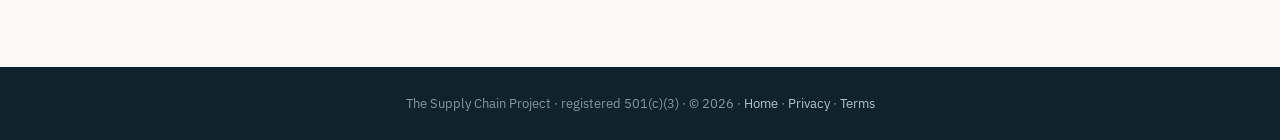
<file: donate.html>
<!DOCTYPE html>
<html lang="en">
<head>
<meta charset="UTF-8">
<meta name="viewport" content="width=device-width, initial-scale=1.0">
<title>Donate — Fund the Missing Link | The Supply Chain Project</title>
<meta name="description" content="Aid is funded; moving it isn't. Your gift pays for customs, warehousing, and last-mile fuel. Give to TSCP — 501(c)(3), tax-deductible.">
<link rel="canonical" href="https://tscp.org/donate">
<link rel="icon" href="images/logo/tscp-mark-full-color.svg" type="image/svg+xml">
<link rel="preconnect" href="https://fonts.googleapis.com">
<link rel="preconnect" href="https://fonts.gstatic.com" crossorigin>
<link href="https://fonts.googleapis.com/css2?family=Nunito:wght@700;800;900&family=IBM+Plex+Sans:wght@400;500;600&family=IBM+Plex+Mono:wght@400;500;600&display=swap" rel="stylesheet">
<link rel="stylesheet" href="css/styles.css">
<link rel="stylesheet" href="css/responsive.css">
</head>
<body>
<a class="skip" href="#main">Skip to content</a>

<header class="lp-header" data-header>
  <div class="container nav">
    <a class="brand" href="index.html" aria-label="The Supply Chain Project — home">
      <img src="images/logo/logo-dark-unops-gic.png" alt="The Supply Chain Project" height="40">
      <span class="wordmark">the supply<br>chain project</span>
    </a>
    <div class="nav-actions" style="margin-left:auto">
      <a class="btn btn-action" href="#give" data-track-click="lp_donate_cta">Give now</a>
    </div>
  </div>
</header>

<main id="main">
  <section class="hero hero--photo">
    <div class="container">
      <div style="max-width:640px">
        <span class="overline on-dark">Fund the missing link</span>
        <h1>Invest in nonprofit supply chain capability.</h1>
        <p class="lead">Your gift funds the infrastructure, technology, and logistics that get aid the last mile. Every dollar helps build sustainable supply chain solutions for nonprofits worldwide.</p>
        <div class="hero-cta">
          <a class="btn btn-action btn-lg" href="#give" data-track-click="hero_donate_cta">Give now</a>
        </div>
      </div>
    </div>
  </section>

  <section class="section--tight section--paper">
    <div class="container lp-benefits">
      <div class="lp-benefit">
        <span class="b-icon"><svg viewBox="0 0 24 24" fill="none" stroke="currentColor" stroke-width="2" stroke-linecap="round" stroke-linejoin="round"><path d="M4 9h16v11H4z"/><path d="M2 9l2-4h16l2 4"/><path d="M12 5v15"/></svg></span>
        <div><h3>Funds real logistics</h3><p>Your donation supports freight, customs, warehousing, technology, and last-mile delivery for nonprofit supply chains.</p></div>
      </div>
      <div class="lp-benefit">
        <span class="b-icon"><svg viewBox="0 0 24 24" fill="none" stroke="currentColor" stroke-width="2" stroke-linecap="round" stroke-linejoin="round"><path d="M12 3l7 3v5c0 4.5-3 7.5-7 9-4-1.5-7-4.5-7-9V6z"/><path d="m9 12 2 2 4-4"/></svg></span>
        <div><h3>Tax-deductible</h3><p>TSCP is a registered 501(c)(3). You'll get a receipt by email for your records.</p></div>
      </div>
      <div class="lp-benefit">
        <span class="b-icon"><svg viewBox="0 0 24 24" fill="none" stroke="currentColor" stroke-width="2" stroke-linecap="round" stroke-linejoin="round"><path d="M20 6 9 17l-5-5"/></svg></span>
        <div><h3>Measurable impact</h3><p>ESG reporting and metrics track exactly how your donation creates impact. Routes, units, destinations — proof over promises.</p></div>
      </div>
    </div>
  </section>

  <section class="section" id="give">
    <div class="container lp-split">
      <div>
        <span class="overline">Your gift, on the route</span>
        <h2>Give to the freight fund.</h2>
        <p class="lead" style="margin-top:1rem">Cash gift, or start a gift-in-kind if you have goods or capacity to contribute. Either way, you fund the missing link between funded aid and delivered aid.</p>
        <div class="route-steps" style="margin-top:26px" aria-hidden="true">
          <span class="route-step origin"><span class="rdot"></span></span>
          <span class="route-line"></span>
          <span class="route-step done"><span class="rdot"></span></span>
          <span class="route-line"></span>
          <span class="route-step done"><span class="rdot" style="background:var(--gold);border-color:var(--gold)"></span></span>
        </div>
        <p class="data" style="font-size:.72rem;letter-spacing:.06em;text-transform:uppercase;color:var(--slate);margin-top:12px">Your gift &rarr; the route &rarr; delivered</p>

        <div class="need-card" style="margin-top:26px">
          <h3 style="font-size:1.05rem">Prefer to give goods or capacity?</h3>
          <p style="color:var(--slate);font-size:.92rem">Corporations and carriers can contribute a gift-in-kind — pallet space, warehousing, or transport.</p>
          <a class="btn btn-quiet" href="partner.html">Start a gift-in-kind <span class="arw">&rarr;</span></a>
        </div>
      </div>

      <div>
        <div class="donate-module" data-donate>
          <h3 style="font-size:1.25rem">Make a donation</h3>
          <div class="toggle mt-1" role="group" aria-label="Gift frequency">
            <button type="button" class="active">One time</button>
            <button type="button">Monthly</button>
          </div>
          <div class="amount-grid">
            <button type="button" class="amount" data-value="25">$25</button>
            <button type="button" class="amount active" data-value="50">$50</button>
            <button type="button" class="amount" data-value="100">$100</button>
            <button type="button" class="amount" data-value="250">$250</button>
          </div>
          <p class="amount-hint">$50 ≈ one pallet's last-mile leg.</p>
          <form data-convert-form data-event="donate_complete" data-page="/donate">
            <div class="field">
              <label for="g-amount">Amount (USD)</label>
              <input id="g-amount" name="amount" type="number" min="1" value="50" data-custom-amount required>
            </div>
            <div class="field">
              <label for="g-email">Email (for your receipt)</label>
              <input id="g-email" name="email" type="email" placeholder="you@email.com" required>
              <span class="err-msg">Enter a valid email so we can send your receipt.</span>
            </div>
            <button class="btn btn-action btn-block btn-lg" type="submit">Give now</button>
          </form>
          <div class="form-success">
            <svg viewBox="0 0 24 24" fill="none" stroke="currentColor" stroke-width="2" stroke-linecap="round" stroke-linejoin="round"><circle cx="12" cy="12" r="10"/><path d="m8 12 3 3 5-6"/></svg>
            <h3>Thank you.</h3>
            <p style="color:var(--slate)">Your gift is on the route. A tax-deductible receipt is on its way to your inbox.</p>
          </div>
          <p class="form-note">501(c)(3) · tax-deductible · receipt by email</p>
        </div>
      </div>
    </div>
  </section>
</main>

<footer class="lp-footer">
  <div class="container">
    The Supply Chain Project · registered 501(c)(3) · &copy; <span data-year>2026</span> ·
    <a href="index.html">Home</a> · <a href="#">Privacy</a> · <a href="#">Terms</a>
  </div>
</footer>
<script src="js/main.js"></script>
</body>
</html>
</file>
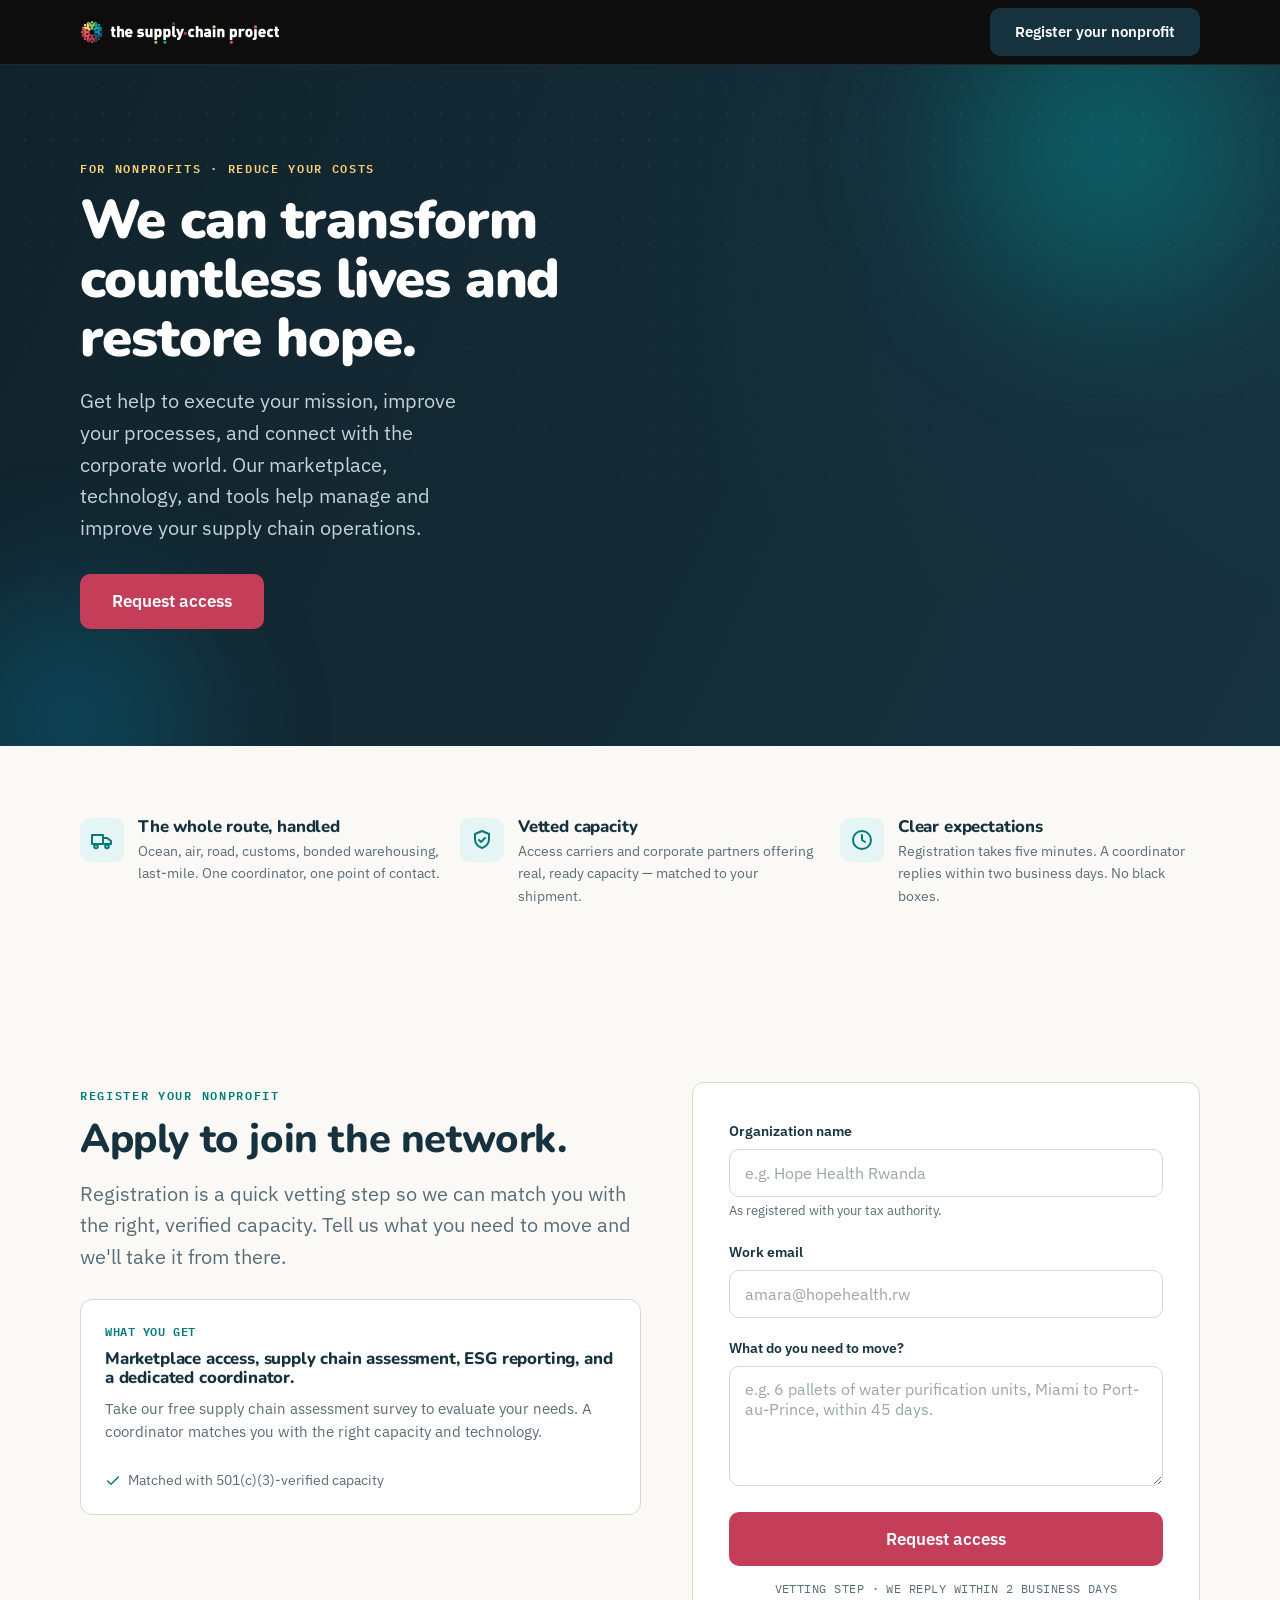
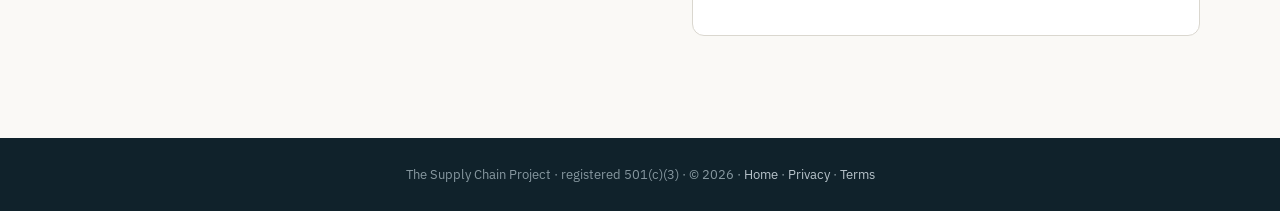
<file: nonprofit.html>
<!DOCTYPE html>
<html lang="en">
<head>
<meta charset="UTF-8">
<meta name="viewport" content="width=device-width, initial-scale=1.0">
<title>Nonprofits — Reduce Your Costs | The Supply Chain Project</title>
<meta name="description" content="You focus on the mission. We'll handle the freight — shipping, customs, warehousing, last-mile. Apply to register your nonprofit with TSCP.">
<link rel="canonical" href="https://tscp.org/nonprofit">
<link rel="icon" href="images/logo/tscp-mark-full-color.svg" type="image/svg+xml">
<link rel="preconnect" href="https://fonts.googleapis.com">
<link rel="preconnect" href="https://fonts.gstatic.com" crossorigin>
<link href="https://fonts.googleapis.com/css2?family=Nunito:wght@700;800;900&family=IBM+Plex+Sans:wght@400;500;600&family=IBM+Plex+Mono:wght@400;500;600&display=swap" rel="stylesheet">
<link rel="stylesheet" href="css/styles.css">
<link rel="stylesheet" href="css/responsive.css">
</head>
<body>
<a class="skip" href="#main">Skip to content</a>

<header class="lp-header" data-header>
  <div class="container nav">
    <a class="brand" href="index.html" aria-label="The Supply Chain Project — home">
      <img src="images/logo/logo-dark-unops-gic.png" alt="The Supply Chain Project" height="40">
      <span class="wordmark">the supply<br>chain project</span>
    </a>
    <div class="nav-actions" style="margin-left:auto">
      <a class="btn btn-primary" href="#register" data-track-click="lp_nonprofit_cta">Register your nonprofit</a>
    </div>
  </div>
</header>

<main id="main">
  <section class="hero hero--photo">
    <div class="container">
      <div style="max-width:660px">
        <span class="overline on-dark">For nonprofits · reduce your costs</span>
        <h1>We can transform countless lives and restore hope.</h1>
        <p class="lead">Get help to execute your mission, improve your processes, and connect with the corporate world. Our marketplace, technology, and tools help manage and improve your supply chain operations.</p>
        <div class="hero-cta">
          <a class="btn btn-action btn-lg" href="#register" data-track-click="hero_nonprofit_cta">Request access</a>
        </div>
      </div>
    </div>
  </section>

  <section class="section--tight section--paper">
    <div class="container lp-benefits">
      <div class="lp-benefit">
        <span class="b-icon"><svg viewBox="0 0 24 24" fill="none" stroke="currentColor" stroke-width="2" stroke-linecap="round" stroke-linejoin="round"><path d="M2 7h11v9H2z"/><path d="M13 10h4l4 3v3h-8z"/><circle cx="6" cy="18.5" r="1.8"/><circle cx="17" cy="18.5" r="1.8"/></svg></span>
        <div><h3>The whole route, handled</h3><p>Ocean, air, road, customs, bonded warehousing, last-mile. One coordinator, one point of contact.</p></div>
      </div>
      <div class="lp-benefit">
        <span class="b-icon"><svg viewBox="0 0 24 24" fill="none" stroke="currentColor" stroke-width="2" stroke-linecap="round" stroke-linejoin="round"><path d="M12 3l7 3v5c0 4.5-3 7.5-7 9-4-1.5-7-4.5-7-9V6z"/><path d="m9 12 2 2 4-4"/></svg></span>
        <div><h3>Vetted capacity</h3><p>Access carriers and corporate partners offering real, ready capacity — matched to your shipment.</p></div>
      </div>
      <div class="lp-benefit">
        <span class="b-icon"><svg viewBox="0 0 24 24" fill="none" stroke="currentColor" stroke-width="2" stroke-linecap="round" stroke-linejoin="round"><circle cx="12" cy="12" r="9"/><path d="M12 7v5l3 2"/></svg></span>
        <div><h3>Clear expectations</h3><p>Registration takes five minutes. A coordinator replies within two business days. No black boxes.</p></div>
      </div>
    </div>
  </section>

  <section class="section" id="register">
    <div class="container lp-split">
      <div>
        <span class="overline">Register your nonprofit</span>
        <h2>Apply to join the network.</h2>
        <p class="lead" style="margin-top:1rem">Registration is a quick vetting step so we can match you with the right, verified capacity. Tell us what you need to move and we'll take it from there.</p>
        <div class="need-card" style="margin-top:26px">
          <span class="route-chip data">What you get</span>
          <h3 style="font-size:1.05rem">Marketplace access, supply chain assessment, ESG reporting, and a dedicated coordinator.</h3>
          <p style="color:var(--slate);font-size:.92rem">Take our free supply chain assessment survey to evaluate your needs. A coordinator matches you with the right capacity and technology.</p>
          <span class="verify"><svg viewBox="0 0 24 24" fill="none" stroke="currentColor" stroke-width="2.2" stroke-linecap="round" stroke-linejoin="round"><path d="M20 6 9 17l-5-5"/></svg> Matched with 501(c)(3)-verified capacity</span>
        </div>
      </div>

      <div>
        <div class="form-card">
          <form data-convert-form data-event="nonprofit_register" data-page="/nonprofit">
            <div class="field">
              <label for="n-org">Organization name</label>
              <input id="n-org" name="org" type="text" placeholder="e.g. Hope Health Rwanda" required>
              <span class="help">As registered with your tax authority.</span>
            </div>
            <div class="field">
              <label for="n-email">Work email</label>
              <input id="n-email" name="email" type="email" placeholder="amara@hopehealth.rw" required>
              <span class="err-msg">Enter a valid work email address.</span>
            </div>
            <div class="field">
              <label for="n-need">What do you need to move?</label>
              <textarea id="n-need" name="need" placeholder="e.g. 6 pallets of water purification units, Miami to Port-au-Prince, within 45 days." required></textarea>
            </div>
            <button class="btn btn-action btn-block btn-lg" type="submit">Request access</button>
          </form>
          <div class="form-success">
            <svg viewBox="0 0 24 24" fill="none" stroke="currentColor" stroke-width="2" stroke-linecap="round" stroke-linejoin="round"><circle cx="12" cy="12" r="10"/><path d="m8 12 3 3 5-6"/></svg>
            <h3>Application received.</h3>
            <p style="color:var(--slate)">A coordinator will review your details and reply within two business days.</p>
          </div>
          <p class="form-note">Vetting step · we reply within 2 business days</p>
        </div>
      </div>
    </div>
  </section>
</main>

<footer class="lp-footer">
  <div class="container">
    The Supply Chain Project · registered 501(c)(3) · &copy; <span data-year>2026</span> ·
    <a href="index.html">Home</a> · <a href="#">Privacy</a> · <a href="#">Terms</a>
  </div>
</footer>
<script src="js/main.js"></script>
</body>
</html>
</file>
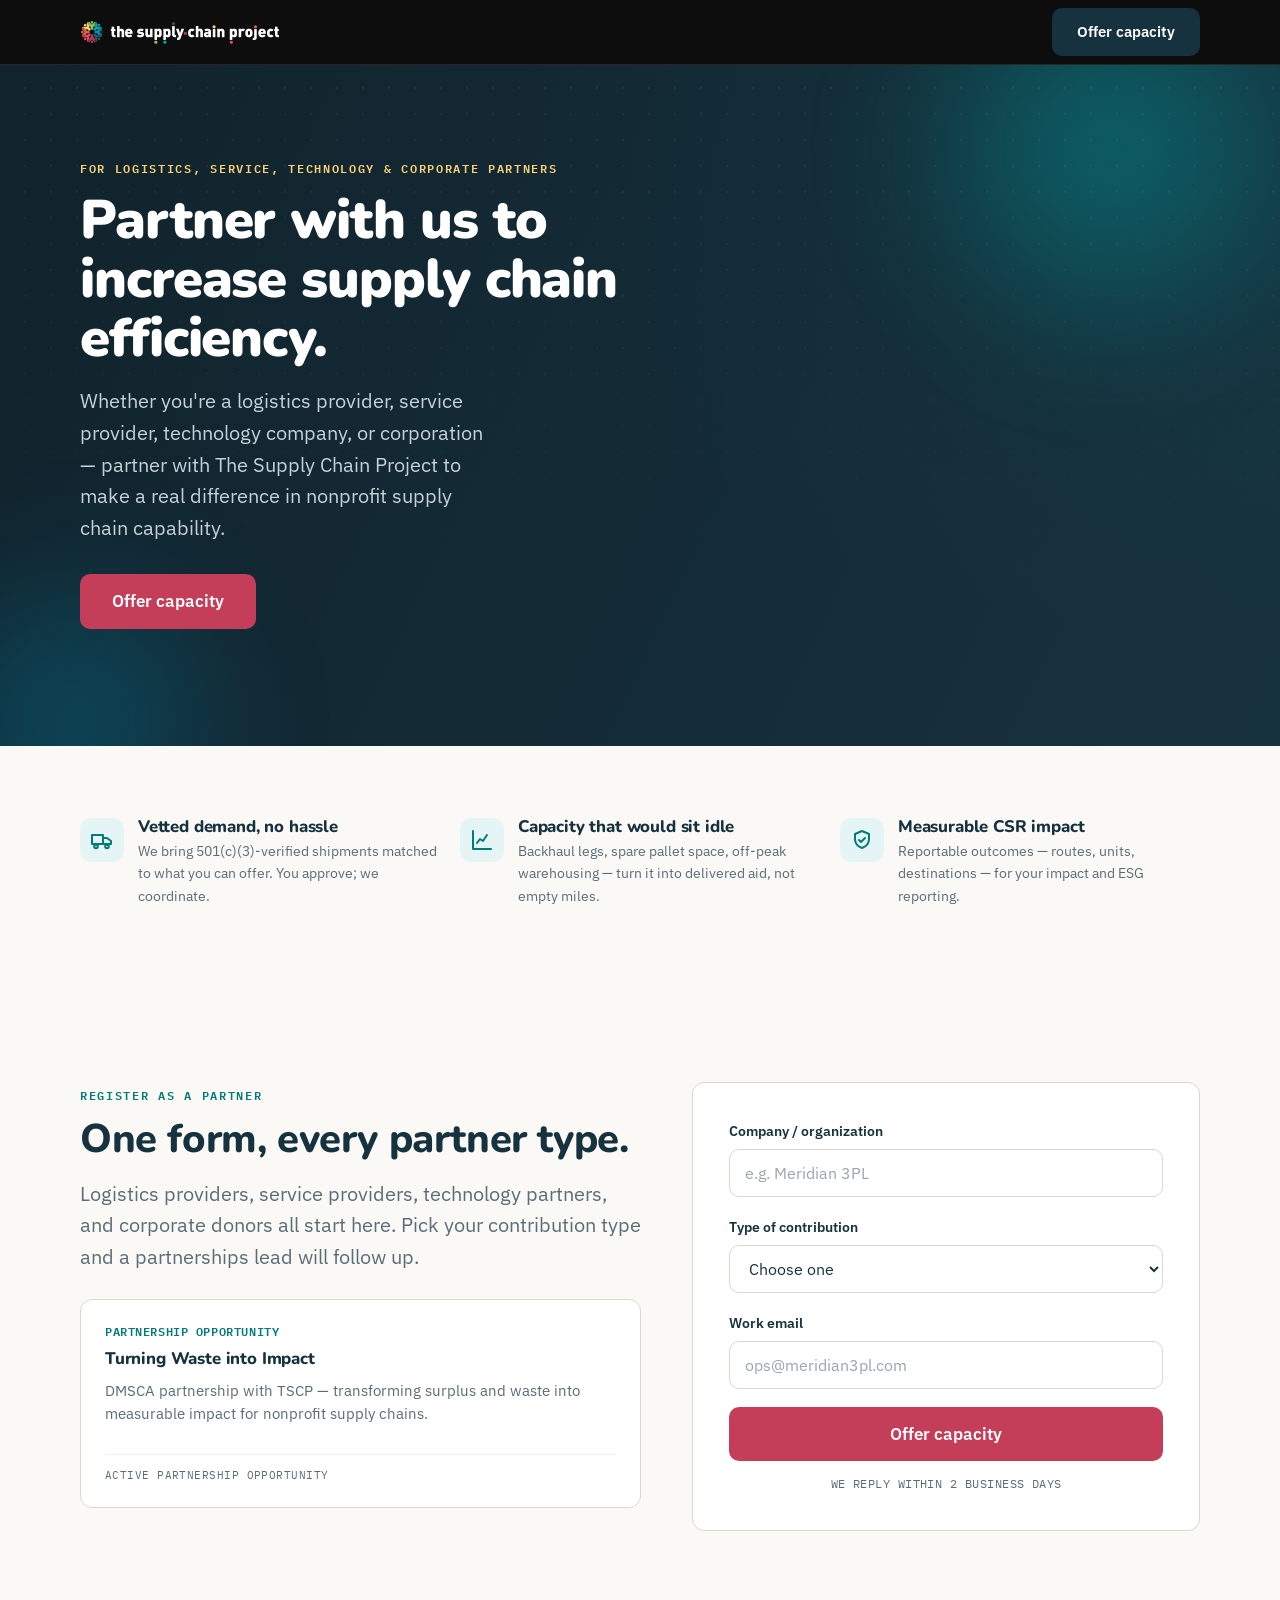
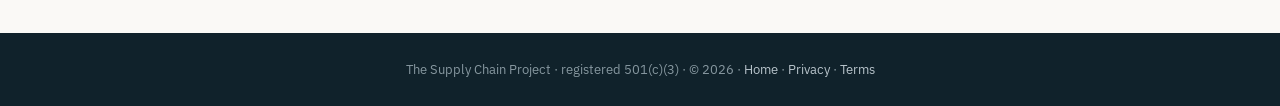
<file: partner.html>
<!DOCTYPE html>
<html lang="en">
<head>
<meta charset="UTF-8">
<meta name="viewport" content="width=device-width, initial-scale=1.0">
<title>Partners — Logistics, Service, Technology &amp; Corporate | The Supply Chain Project</title>
<meta name="description" content="Put idle capacity to work. TSCP brings vetted demand and handles coordination — for carriers, logistics, technology, and corporate partners. Register to offer capacity.">
<link rel="canonical" href="https://tscp.org/partner">
<link rel="icon" href="images/logo/tscp-mark-full-color.svg" type="image/svg+xml">
<link rel="preconnect" href="https://fonts.googleapis.com">
<link rel="preconnect" href="https://fonts.gstatic.com" crossorigin>
<link href="https://fonts.googleapis.com/css2?family=Nunito:wght@700;800;900&family=IBM+Plex+Sans:wght@400;500;600&family=IBM+Plex+Mono:wght@400;500;600&display=swap" rel="stylesheet">
<link rel="stylesheet" href="css/styles.css">
<link rel="stylesheet" href="css/responsive.css">
</head>
<body>
<a class="skip" href="#main">Skip to content</a>

<header class="lp-header" data-header>
  <div class="container nav">
    <a class="brand" href="index.html" aria-label="The Supply Chain Project — home">
      <img src="images/logo/logo-dark-unops-gic.png" alt="The Supply Chain Project" height="40">
      <span class="wordmark">the supply<br>chain project</span>
    </a>
    <div class="nav-actions" style="margin-left:auto">
      <a class="btn btn-primary" href="#register" data-track-click="lp_partner_cta">Offer capacity</a>
    </div>
  </div>
</header>

<main id="main">
  <section class="hero hero--photo">
    <div class="container">
      <div style="max-width:660px">
        <span class="overline on-dark">For logistics, service, technology &amp; corporate partners</span>
        <h1>Partner with us to increase supply chain efficiency.</h1>
        <p class="lead">Whether you're a logistics provider, service provider, technology company, or corporation — partner with The Supply Chain Project to make a real difference in nonprofit supply chain capability.</p>
        <div class="hero-cta">
          <a class="btn btn-action btn-lg" href="#register" data-track-click="hero_partner_cta">Offer capacity</a>
        </div>
      </div>
    </div>
  </section>

  <section class="section--tight section--paper">
    <div class="container lp-benefits">
      <div class="lp-benefit">
        <span class="b-icon"><svg viewBox="0 0 24 24" fill="none" stroke="currentColor" stroke-width="2" stroke-linecap="round" stroke-linejoin="round"><path d="M2 7h11v9H2z"/><path d="M13 10h4l4 3v3h-8z"/><circle cx="6" cy="18.5" r="1.8"/><circle cx="17" cy="18.5" r="1.8"/></svg></span>
        <div><h3>Vetted demand, no hassle</h3><p>We bring 501(c)(3)-verified shipments matched to what you can offer. You approve; we coordinate.</p></div>
      </div>
      <div class="lp-benefit">
        <span class="b-icon"><svg viewBox="0 0 24 24" fill="none" stroke="currentColor" stroke-width="2" stroke-linecap="round" stroke-linejoin="round"><path d="M3 3v18h18"/><path d="m7 15 3-4 3 2 4-6"/></svg></span>
        <div><h3>Capacity that would sit idle</h3><p>Backhaul legs, spare pallet space, off-peak warehousing — turn it into delivered aid, not empty miles.</p></div>
      </div>
      <div class="lp-benefit">
        <span class="b-icon"><svg viewBox="0 0 24 24" fill="none" stroke="currentColor" stroke-width="2" stroke-linecap="round" stroke-linejoin="round"><path d="M12 3l7 3v5c0 4.5-3 7.5-7 9-4-1.5-7-4.5-7-9V6z"/><path d="m9 12 2 2 4-4"/></svg></span>
        <div><h3>Measurable CSR impact</h3><p>Reportable outcomes — routes, units, destinations — for your impact and ESG reporting.</p></div>
      </div>
    </div>
  </section>

  <section class="section" id="register">
    <div class="container lp-split">
      <div>
        <span class="overline">Register as a partner</span>
        <h2>One form, every partner type.</h2>
        <p class="lead" style="margin-top:1rem">Logistics providers, service providers, technology partners, and corporate donors all start here. Pick your contribution type and a partnerships lead will follow up.</p>
        <div class="need-card" style="margin-top:26px">
          <span class="route-chip data">Partnership opportunity</span>
          <h3 style="font-size:1.05rem">Turning Waste into Impact</h3>
          <p style="color:var(--slate);font-size:.92rem">DMSCA partnership with TSCP — transforming surplus and waste into measurable impact for nonprofit supply chains.</p>
          <span class="posted">Active partnership opportunity</span>
        </div>
      </div>

      <div>
        <div class="form-card">
          <form data-convert-form data-event="partner_register" data-page="/partner">
            <div class="field">
              <label for="p-company">Company / organization</label>
              <input id="p-company" name="company" type="text" placeholder="e.g. Meridian 3PL" required>
            </div>
            <div class="field">
              <label for="p-type">Type of contribution</label>
              <select id="p-type" name="type" required>
                <option value="">Choose one</option>
                <option>Logistics Provider</option>
                <option>Service Provider</option>
                <option>Technology Provider</option>
                <option>Corporate Partner / CSR</option>
                <option>Other</option>
              </select>
            </div>
            <div class="field">
              <label for="p-email">Work email</label>
              <input id="p-email" name="email" type="email" placeholder="ops@meridian3pl.com" required>
              <span class="err-msg">Enter a valid work email address.</span>
            </div>
            <button class="btn btn-action btn-block btn-lg" type="submit">Offer capacity</button>
          </form>
          <div class="form-success">
            <svg viewBox="0 0 24 24" fill="none" stroke="currentColor" stroke-width="2" stroke-linecap="round" stroke-linejoin="round"><circle cx="12" cy="12" r="10"/><path d="m8 12 3 3 5-6"/></svg>
            <h3>Thanks — we've got it.</h3>
            <p style="color:var(--slate)">A partnerships lead will reach out to match your capacity to live demand.</p>
          </div>
          <p class="form-note">We reply within 2 business days</p>
        </div>
      </div>
    </div>
  </section>
</main>

<footer class="lp-footer">
  <div class="container">
    The Supply Chain Project · registered 501(c)(3) · &copy; <span data-year>2026</span> ·
    <a href="index.html">Home</a> · <a href="#">Privacy</a> · <a href="#">Terms</a>
  </div>
</footer>
<script src="js/main.js"></script>
</body>
</html>
</file>
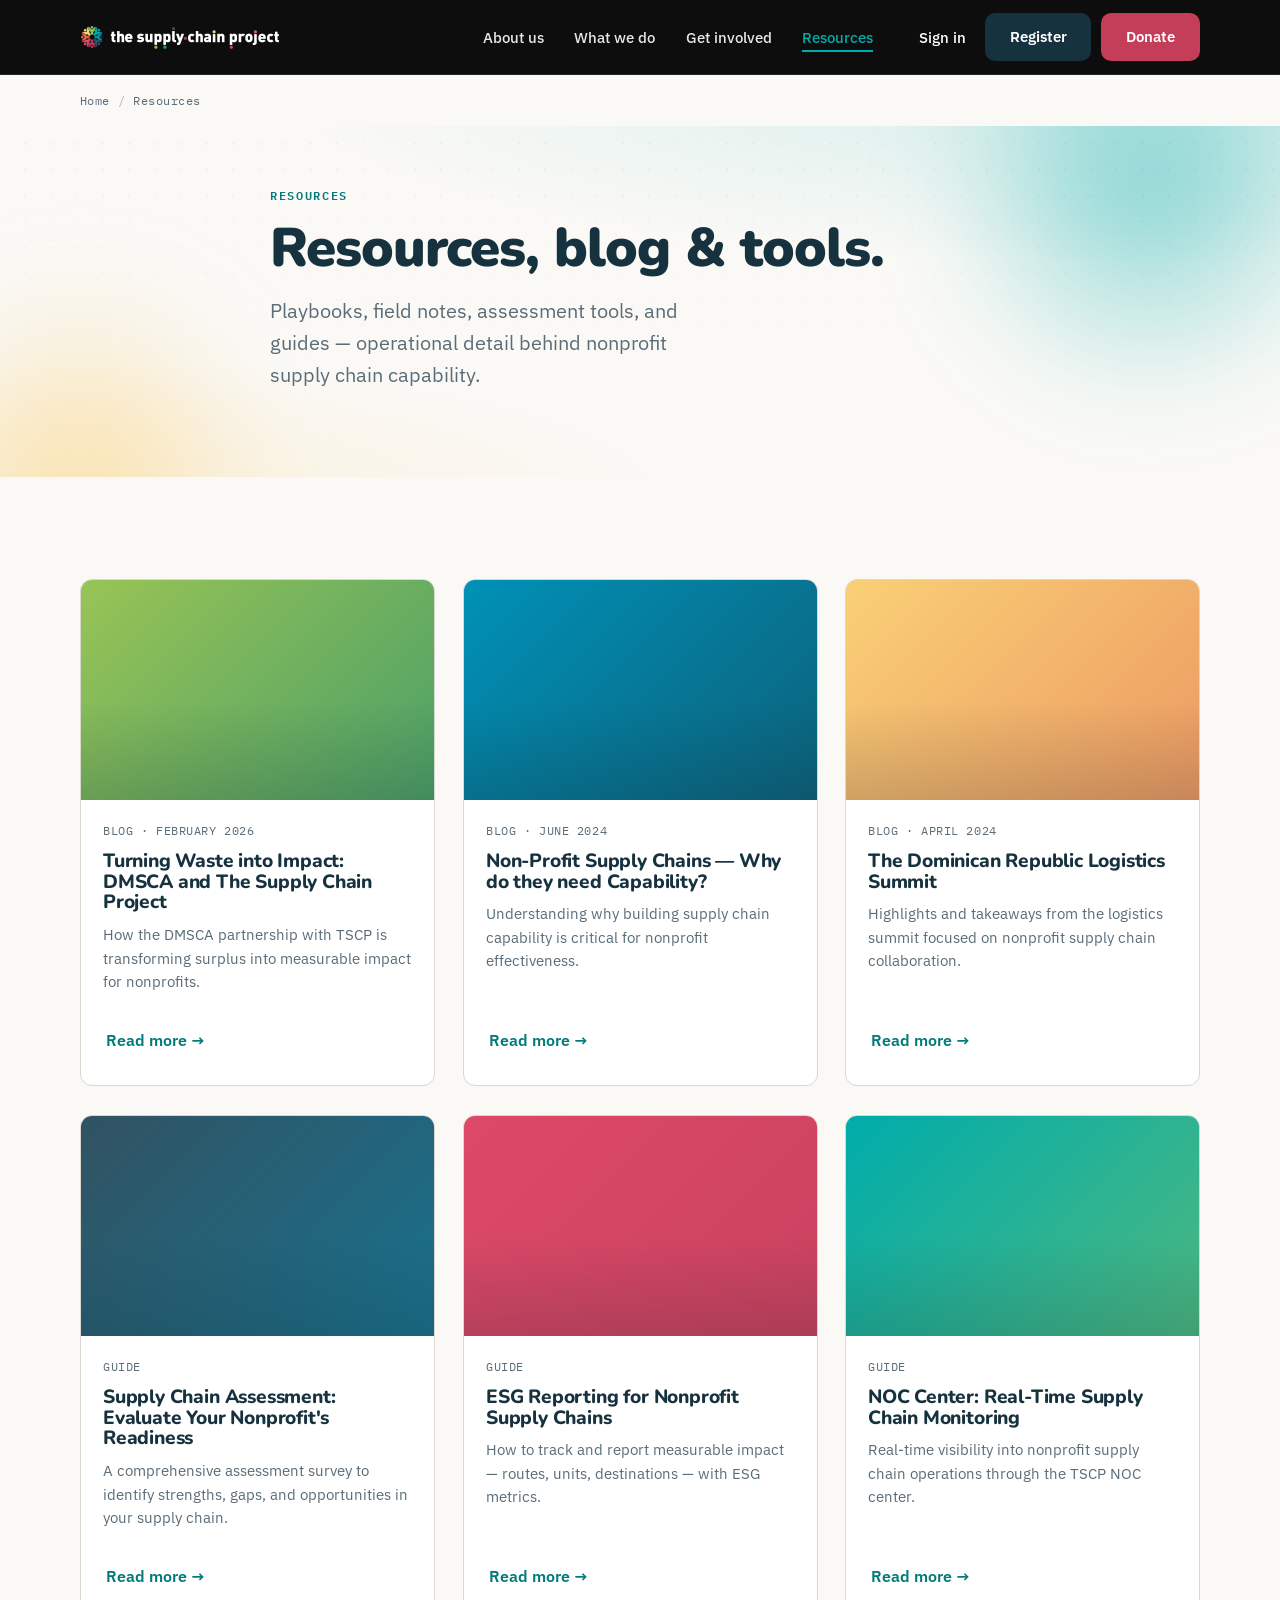
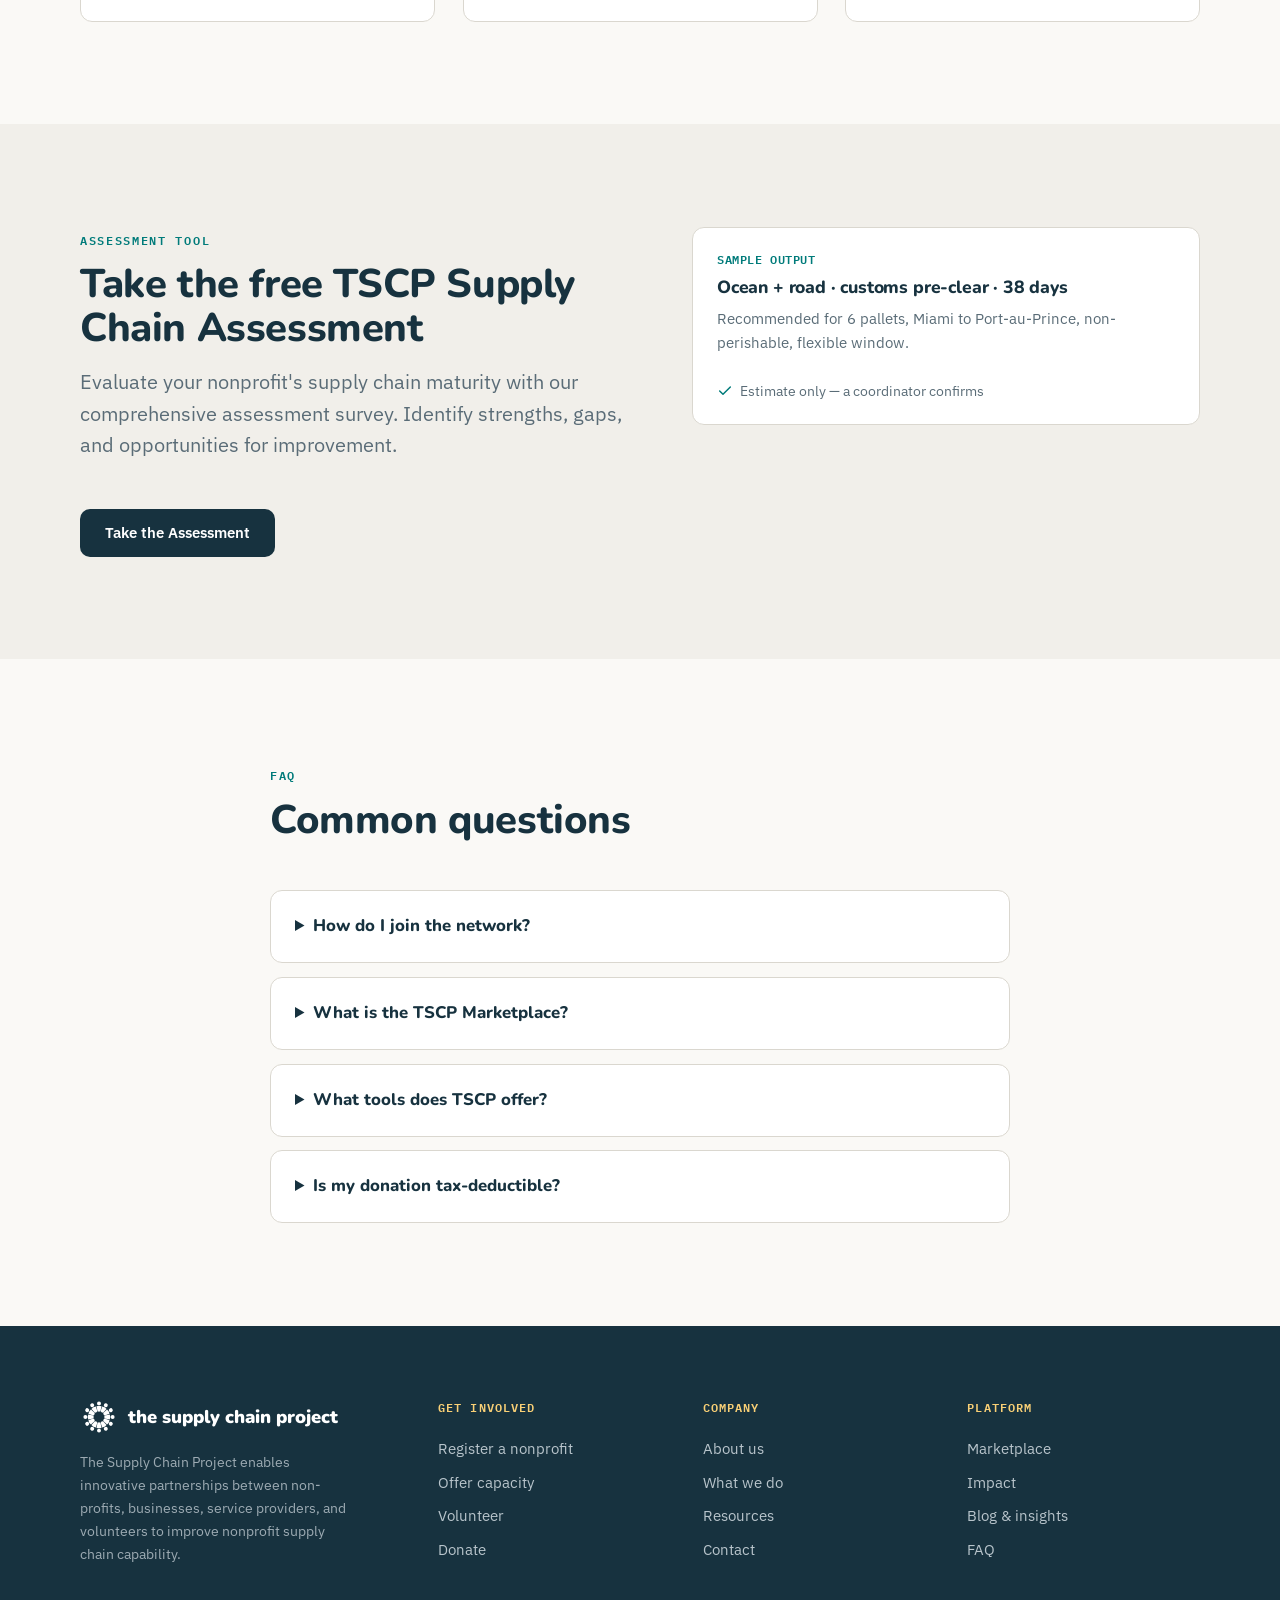
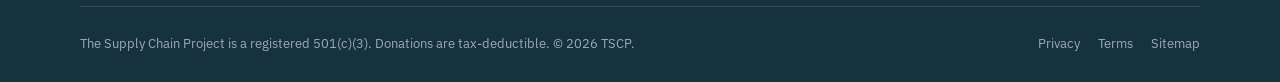
<file: resources.html>
<!DOCTYPE html>
<html lang="en">
<head>
<meta charset="UTF-8">
<meta name="viewport" content="width=device-width, initial-scale=1.0">
<title>Resources — Blog, Guides &amp; FAQ | The Supply Chain Project</title>
<meta name="description" content="Playbooks, field notes, and guides on nonprofit logistics — plus answers to common questions about registering, partnering, and giving with TSCP.">
<link rel="canonical" href="https://tscp.org/resources">
<link rel="icon" href="images/logo/tscp-mark-full-color.svg" type="image/svg+xml">
<link rel="preconnect" href="https://fonts.googleapis.com">
<link rel="preconnect" href="https://fonts.gstatic.com" crossorigin>
<link href="https://fonts.googleapis.com/css2?family=Nunito:wght@700;800;900&family=IBM+Plex+Sans:wght@400;500;600&family=IBM+Plex+Mono:wght@400;500;600&display=swap" rel="stylesheet">
<link rel="stylesheet" href="css/styles.css">
<link rel="stylesheet" href="css/responsive.css">
<script type="application/ld+json">
{"@context":"https://schema.org","@type":"FAQPage","mainEntity":[
{"@type":"Question","name":"How do I join the network?","acceptedAnswer":{"@type":"Answer","text":"Select your interest — nonprofit, logistics provider, service provider, technology provider, corporation, student, or volunteer — and create an account. A coordinator will reach out within two business days."}},
{"@type":"Question","name":"What is the TSCP Marketplace?","acceptedAnswer":{"@type":"Answer","text":"An online platform where nonprofits connect with logistics providers, service providers, technology partners, and corporate supporters to fulfill their supply chain needs."}},
{"@type":"Question","name":"What tools does TSCP offer?","acceptedAnswer":{"@type":"Answer","text":"Our platform includes the marketplace, supply chain assessment survey, NOC center for real-time monitoring, ESG reporting, metrics tracking, logistics technology, and map view."}},
{"@type":"Question","name":"Is my donation tax-deductible?","acceptedAnswer":{"@type":"Answer","text":"Yes. The Supply Chain Project is a registered 501(c)(3). You will receive a tax-deductible receipt by email for every gift."}}
]}
</script>
</head>
<body>
<a class="skip" href="#main">Skip to content</a>

<header class="site-header" data-header>
  <div class="container nav">
    <a class="brand" href="index.html" aria-label="The Supply Chain Project — home">
      <img src="images/logo/logo-dark-unops-gic.png" alt="The Supply Chain Project" height="44">
      <span class="wordmark">the supply<br>chain project</span>
    </a>
    <nav class="nav-links" data-nav-links aria-label="Primary">
      <a href="about.html">About us</a>
      <a href="what-we-do.html">What we do</a>
      <a href="index.html#router">Get involved</a>
      <a href="resources.html" aria-current="page">Resources</a>
    </nav>
    <div class="nav-actions">
      <a class="signin" href="#">Sign in</a>
      <a class="btn btn-primary" href="nonprofit.html">Register</a>
      <a class="btn btn-action" href="donate.html">Donate</a>
      <button class="menu-toggle" data-menu-toggle aria-label="Open menu" aria-expanded="false">
        <svg viewBox="0 0 24 24" fill="none" stroke="currentColor" stroke-width="2.2" stroke-linecap="round"><path d="M3 6h18M3 12h18M3 18h18"/></svg>
      </button>
    </div>
  </div>
</header>
<div class="nav-backdrop" data-nav-backdrop></div>

<main id="main">
  <div class="container">
    <nav class="crumbs" aria-label="Breadcrumb"><a href="index.html">Home</a><span class="sep">/</span><span>Resources</span></nav>
  </div>

  <section class="hero hero--home" style="padding-block:clamp(30px,5vw,56px)">
    <div class="container" style="max-width:820px">
      <span class="overline">Resources</span>
      <h1>Resources, blog &amp; tools.</h1>
      <p class="lead" style="margin-top:1.1rem">Playbooks, field notes, assessment tools, and guides — operational detail behind nonprofit supply chain capability.</p>
    </div>
  </section>

  <!-- Featured / blog -->
  <section class="section">
    <div class="container">
      <div class="grid g-3">
        <a class="card reveal" href="#"><div class="card-media" style="background:linear-gradient(135deg,#98C455,#007B7A)"></div>
          <div class="card-body"><span class="card-meta">Blog · February 2026</span><h3>Turning Waste into Impact: DMSCA and The Supply Chain Project</h3>
          <p>How the DMSCA partnership with TSCP is transforming surplus into measurable impact for nonprofits.</p><span class="btn-quiet">Read more <span class="arw">&rarr;</span></span></div></a>
        <a class="card reveal" href="#"><div class="card-media" style="background:linear-gradient(135deg,#0091B7,#17323F)"></div>
          <div class="card-body"><span class="card-meta">Blog · June 2024</span><h3>Non-Profit Supply Chains — Why do they need Capability?</h3>
          <p>Understanding why building supply chain capability is critical for nonprofit effectiveness.</p><span class="btn-quiet">Read more <span class="arw">&rarr;</span></span></div></a>
        <a class="card reveal" href="#"><div class="card-media" style="background:linear-gradient(135deg,#F9D076,#E0644E)"></div>
          <div class="card-body"><span class="card-meta">Blog · April 2024</span><h3>The Dominican Republic Logistics Summit</h3>
          <p>Highlights and takeaways from the logistics summit focused on nonprofit supply chain collaboration.</p><span class="btn-quiet">Read more <span class="arw">&rarr;</span></span></div></a>
        <a class="card reveal" href="#"><div class="card-media" style="background:linear-gradient(135deg,#315262,#0091B7)"></div>
          <div class="card-body"><span class="card-meta">Guide</span><h3>Supply Chain Assessment: Evaluate Your Nonprofit's Readiness</h3>
          <p>A comprehensive assessment survey to identify strengths, gaps, and opportunities in your supply chain.</p><span class="btn-quiet">Read more <span class="arw">&rarr;</span></span></div></a>
        <a class="card reveal" href="#"><div class="card-media" style="background:linear-gradient(135deg,#DD4968,#B63A56)"></div>
          <div class="card-body"><span class="card-meta">Guide</span><h3>ESG Reporting for Nonprofit Supply Chains</h3>
          <p>How to track and report measurable impact — routes, units, destinations — with ESG metrics.</p><span class="btn-quiet">Read more <span class="arw">&rarr;</span></span></div></a>
        <a class="card reveal" href="#"><div class="card-media" style="background:linear-gradient(135deg,#00ACAB,#98C455)"></div>
          <div class="card-body"><span class="card-meta">Guide</span><h3>NOC Center: Real-Time Supply Chain Monitoring</h3>
          <p>Real-time visibility into nonprofit supply chain operations through the TSCP NOC center.</p><span class="btn-quiet">Read more <span class="arw">&rarr;</span></span></div></a>
      </div>
    </div>
  </section>

  <!-- Assessment tool teaser -->
  <section class="section section--mist">
    <div class="container lp-split">
      <div class="reveal">
        <span class="overline">Assessment tool</span>
        <h2>Take the free TSCP Supply Chain Assessment</h2>
        <p class="lead" style="margin-top:1rem">Evaluate your nonprofit's supply chain maturity with our comprehensive assessment survey. Identify strengths, gaps, and opportunities for improvement.</p>
        <a class="btn btn-primary mt-2" href="nonprofit.html">Take the Assessment</a>
      </div>
      <div class="reveal">
        <div class="need-card">
          <span class="route-chip data">Sample output</span>
          <h3 style="font-size:1.1rem">Ocean + road · customs pre-clear · 38 days</h3>
          <p style="color:var(--slate);font-size:.92rem">Recommended for 6 pallets, Miami to Port-au-Prince, non-perishable, flexible window.</p>
          <span class="verify"><svg viewBox="0 0 24 24" fill="none" stroke="currentColor" stroke-width="2.2" stroke-linecap="round" stroke-linejoin="round"><path d="M20 6 9 17l-5-5"/></svg> Estimate only — a coordinator confirms</span>
        </div>
      </div>
    </div>
  </section>

  <!-- FAQ -->
  <section class="section">
    <div class="container" style="max-width:820px">
      <div class="section-head"><span class="overline">FAQ</span><h2>Common questions</h2></div>
      <div class="grid" style="gap:14px">
        <details class="need-card reveal"><summary style="cursor:pointer;font-family:var(--font-display);font-weight:800;color:var(--navy);font-size:1.05rem">How do I join the network?</summary><p style="color:var(--slate);margin-top:10px">Select your interest — nonprofit, logistics provider, service provider, technology provider, corporation, student, or volunteer — and create an account. A coordinator will reach out within two business days.</p></details>
        <details class="need-card reveal"><summary style="cursor:pointer;font-family:var(--font-display);font-weight:800;color:var(--navy);font-size:1.05rem">What is the TSCP Marketplace?</summary><p style="color:var(--slate);margin-top:10px">An online platform where nonprofits connect with logistics providers, service providers, technology partners, and corporate supporters to fulfill their supply chain needs.</p></details>
        <details class="need-card reveal"><summary style="cursor:pointer;font-family:var(--font-display);font-weight:800;color:var(--navy);font-size:1.05rem">What tools does TSCP offer?</summary><p style="color:var(--slate);margin-top:10px">Our platform includes the marketplace, supply chain assessment survey, NOC center for real-time monitoring, ESG reporting, metrics tracking, logistics technology, and map view.</p></details>
        <details class="need-card reveal"><summary style="cursor:pointer;font-family:var(--font-display);font-weight:800;color:var(--navy);font-size:1.05rem">Is my donation tax-deductible?</summary><p style="color:var(--slate);margin-top:10px">Yes. The Supply Chain Project is a registered 501(c)(3). You'll receive a tax-deductible receipt by email for every gift.</p></details>
      </div>
    </div>
  </section>
</main>

<footer class="site-footer">
  <div class="container">
    <div class="footer-top">
      <div class="footer-brand">
        <div class="wordmark"><img src="images/logo/tscp-mark-white.svg" alt="">the supply chain project</div>
        <p>The Supply Chain Project enables innovative partnerships between non-profits, businesses, service providers, and volunteers to improve nonprofit supply chain capability.</p>
      </div>
      <div class="footer-col"><h4>Get involved</h4><a href="nonprofit.html">Register a nonprofit</a><a href="partner.html">Offer capacity</a><a href="volunteer.html">Volunteer</a><a href="donate.html">Donate</a></div>
      <div class="footer-col"><h4>Company</h4><a href="about.html">About us</a><a href="what-we-do.html">What we do</a><a href="resources.html">Resources</a><a href="contact.html">Contact</a></div>
      <div class="footer-col"><h4>Platform</h4><a href="partner.html">Marketplace</a><a href="about.html">Impact</a><a href="resources.html">Blog &amp; insights</a><a href="resources.html">FAQ</a></div>
    </div>
    <div class="footer-bottom">
      <div class="trust-line">The Supply Chain Project is a registered 501(c)(3). Donations are tax-deductible. &copy; <span data-year>2026</span> TSCP.</div>
      <div class="legal"><a href="#">Privacy</a><a href="#">Terms</a><a href="404.html">Sitemap</a></div>
    </div>
  </div>
</footer>
<script src="js/main.js"></script>
</body>
</html>
</file>
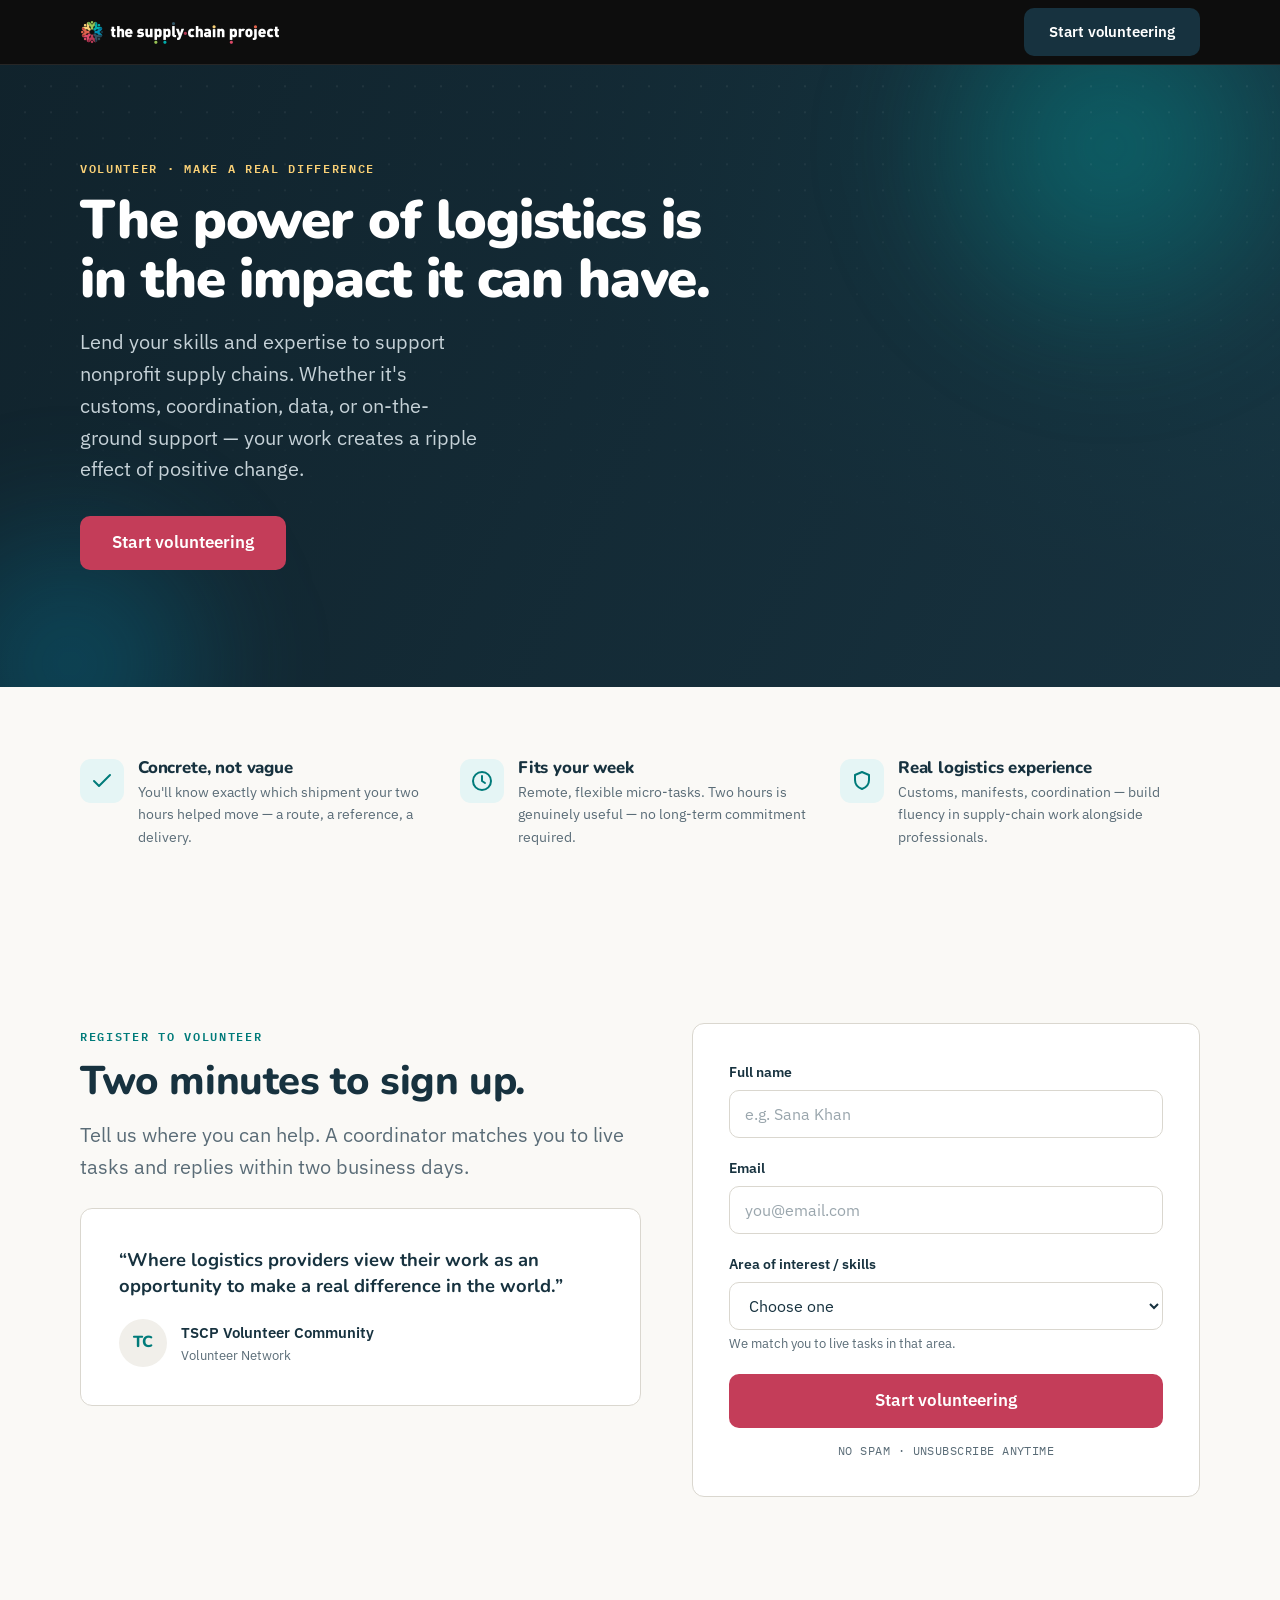
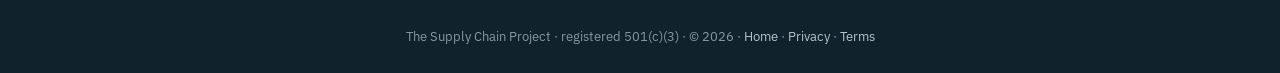
<file: volunteer.html>
<!DOCTYPE html>
<html lang="en">
<head>
<meta charset="UTF-8">
<meta name="viewport" content="width=device-width, initial-scale=1.0">
<title>Volunteer — Join the Network | The Supply Chain Project</title>
<meta name="description" content="Lend your skills to a shipment that matters. Two hours a week helps move real aid — customs, manifests, coordination. Register to volunteer with TSCP.">
<link rel="canonical" href="https://tscp.org/volunteer">
<link rel="icon" href="images/logo/tscp-mark-full-color.svg" type="image/svg+xml">
<link rel="preconnect" href="https://fonts.googleapis.com">
<link rel="preconnect" href="https://fonts.gstatic.com" crossorigin>
<link href="https://fonts.googleapis.com/css2?family=Nunito:wght@700;800;900&family=IBM+Plex+Sans:wght@400;500;600&family=IBM+Plex+Mono:wght@400;500;600&display=swap" rel="stylesheet">
<link rel="stylesheet" href="css/styles.css">
<link rel="stylesheet" href="css/responsive.css">
</head>
<body>
<a class="skip" href="#main">Skip to content</a>

<!-- Minimal landing header — no full nav, one CTA -->
<header class="lp-header" data-header>
  <div class="container nav">
    <a class="brand" href="index.html" aria-label="The Supply Chain Project — home">
      <img src="images/logo/logo-dark-unops-gic.png" alt="The Supply Chain Project" height="40">
      <span class="wordmark">the supply<br>chain project</span>
    </a>
    <div class="nav-actions" style="margin-left:auto">
      <a class="btn btn-primary" href="#register" data-track-click="lp_volunteer_cta">Start volunteering</a>
    </div>
  </div>
</header>

<main id="main">
  <!-- Hero: message-matched to the volunteer ad -->
  <section class="hero hero--photo">
    <div class="container">
      <div style="max-width:640px">
        <span class="overline on-dark">Volunteer · make a real difference</span>
        <h1>The power of logistics is in the impact it can have.</h1>
        <p class="lead">Lend your skills and expertise to support nonprofit supply chains. Whether it's customs, coordination, data, or on-the-ground support — your work creates a ripple effect of positive change.</p>
        <div class="hero-cta">
          <a class="btn btn-action btn-lg" href="#register" data-track-click="hero_volunteer_cta">Start volunteering</a>
        </div>
      </div>
    </div>
  </section>

  <!-- 3 quick reasons -->
  <section class="section--tight section--paper">
    <div class="container lp-benefits">
      <div class="lp-benefit">
        <span class="b-icon"><svg viewBox="0 0 24 24" fill="none" stroke="currentColor" stroke-width="2" stroke-linecap="round" stroke-linejoin="round"><path d="M20 6 9 17l-5-5"/></svg></span>
        <div><h3>Concrete, not vague</h3><p>You'll know exactly which shipment your two hours helped move — a route, a reference, a delivery.</p></div>
      </div>
      <div class="lp-benefit">
        <span class="b-icon"><svg viewBox="0 0 24 24" fill="none" stroke="currentColor" stroke-width="2" stroke-linecap="round" stroke-linejoin="round"><circle cx="12" cy="12" r="9"/><path d="M12 7v5l3 2"/></svg></span>
        <div><h3>Fits your week</h3><p>Remote, flexible micro-tasks. Two hours is genuinely useful — no long-term commitment required.</p></div>
      </div>
      <div class="lp-benefit">
        <span class="b-icon"><svg viewBox="0 0 24 24" fill="none" stroke="currentColor" stroke-width="2" stroke-linecap="round" stroke-linejoin="round"><path d="M12 3l7 3v5c0 4.5-3 7.5-7 9-4-1.5-7-4.5-7-9V6z"/></svg></span>
        <div><h3>Real logistics experience</h3><p>Customs, manifests, coordination — build fluency in supply-chain work alongside professionals.</p></div>
      </div>
    </div>
  </section>

  <!-- The single goal: registration form -->
  <section class="section" id="register">
    <div class="container lp-split">
      <div>
        <span class="overline">Register to volunteer</span>
        <h2>Two minutes to sign up.</h2>
        <p class="lead" style="margin-top:1rem">Tell us where you can help. A coordinator matches you to live tasks and replies within two business days.</p>
        <!-- one trust signal -->
        <div class="quote-card" style="margin-top:26px">
          <blockquote style="font-size:1.15rem">&ldquo;Where logistics providers view their work as an opportunity to make a real difference in the world.&rdquo;</blockquote>
          <div class="quote-by"><span class="av">TC</span><div><div class="who">TSCP Volunteer Community</div><div class="role">Volunteer Network</div></div></div>
        </div>
      </div>

      <div>
        <div class="form-card">
          <form data-convert-form data-event="volunteer_register" data-page="/volunteer">
            <div class="field">
              <label for="v-name">Full name</label>
              <input id="v-name" name="name" type="text" placeholder="e.g. Sana Khan" required>
            </div>
            <div class="field">
              <label for="v-email">Email</label>
              <input id="v-email" name="email" type="email" placeholder="you@email.com" required>
              <span class="err-msg">Enter a valid email so a coordinator can reach you.</span>
            </div>
            <div class="field">
              <label for="v-skills">Area of interest / skills</label>
              <select id="v-skills" name="skills" required>
                <option value="">Choose one</option>
                <option>Customs &amp; documentation</option>
                <option>Route coordination</option>
                <option>Translation</option>
                <option>Data &amp; tracking</option>
                <option>Warehouse / on-site</option>
                <option>Student / Academic program</option>
                <option>Wherever I'm needed</option>
              </select>
              <span class="help">We match you to live tasks in that area.</span>
            </div>
            <button class="btn btn-action btn-block btn-lg" type="submit">Start volunteering</button>
          </form>
          <div class="form-success">
            <svg viewBox="0 0 24 24" fill="none" stroke="currentColor" stroke-width="2" stroke-linecap="round" stroke-linejoin="round"><circle cx="12" cy="12" r="10"/><path d="m8 12 3 3 5-6"/></svg>
            <h3>You're on the roster.</h3>
            <p style="color:var(--slate)">A coordinator will match you to live tasks and email you within two business days.</p>
          </div>
          <p class="form-note">No spam · unsubscribe anytime</p>
        </div>
      </div>
    </div>
  </section>
</main>

<footer class="lp-footer">
  <div class="container">
    The Supply Chain Project · registered 501(c)(3) · &copy; <span data-year>2026</span> ·
    <a href="index.html">Home</a> · <a href="#">Privacy</a> · <a href="#">Terms</a>
  </div>
</footer>
<script src="js/main.js"></script>
</body>
</html>
</file>
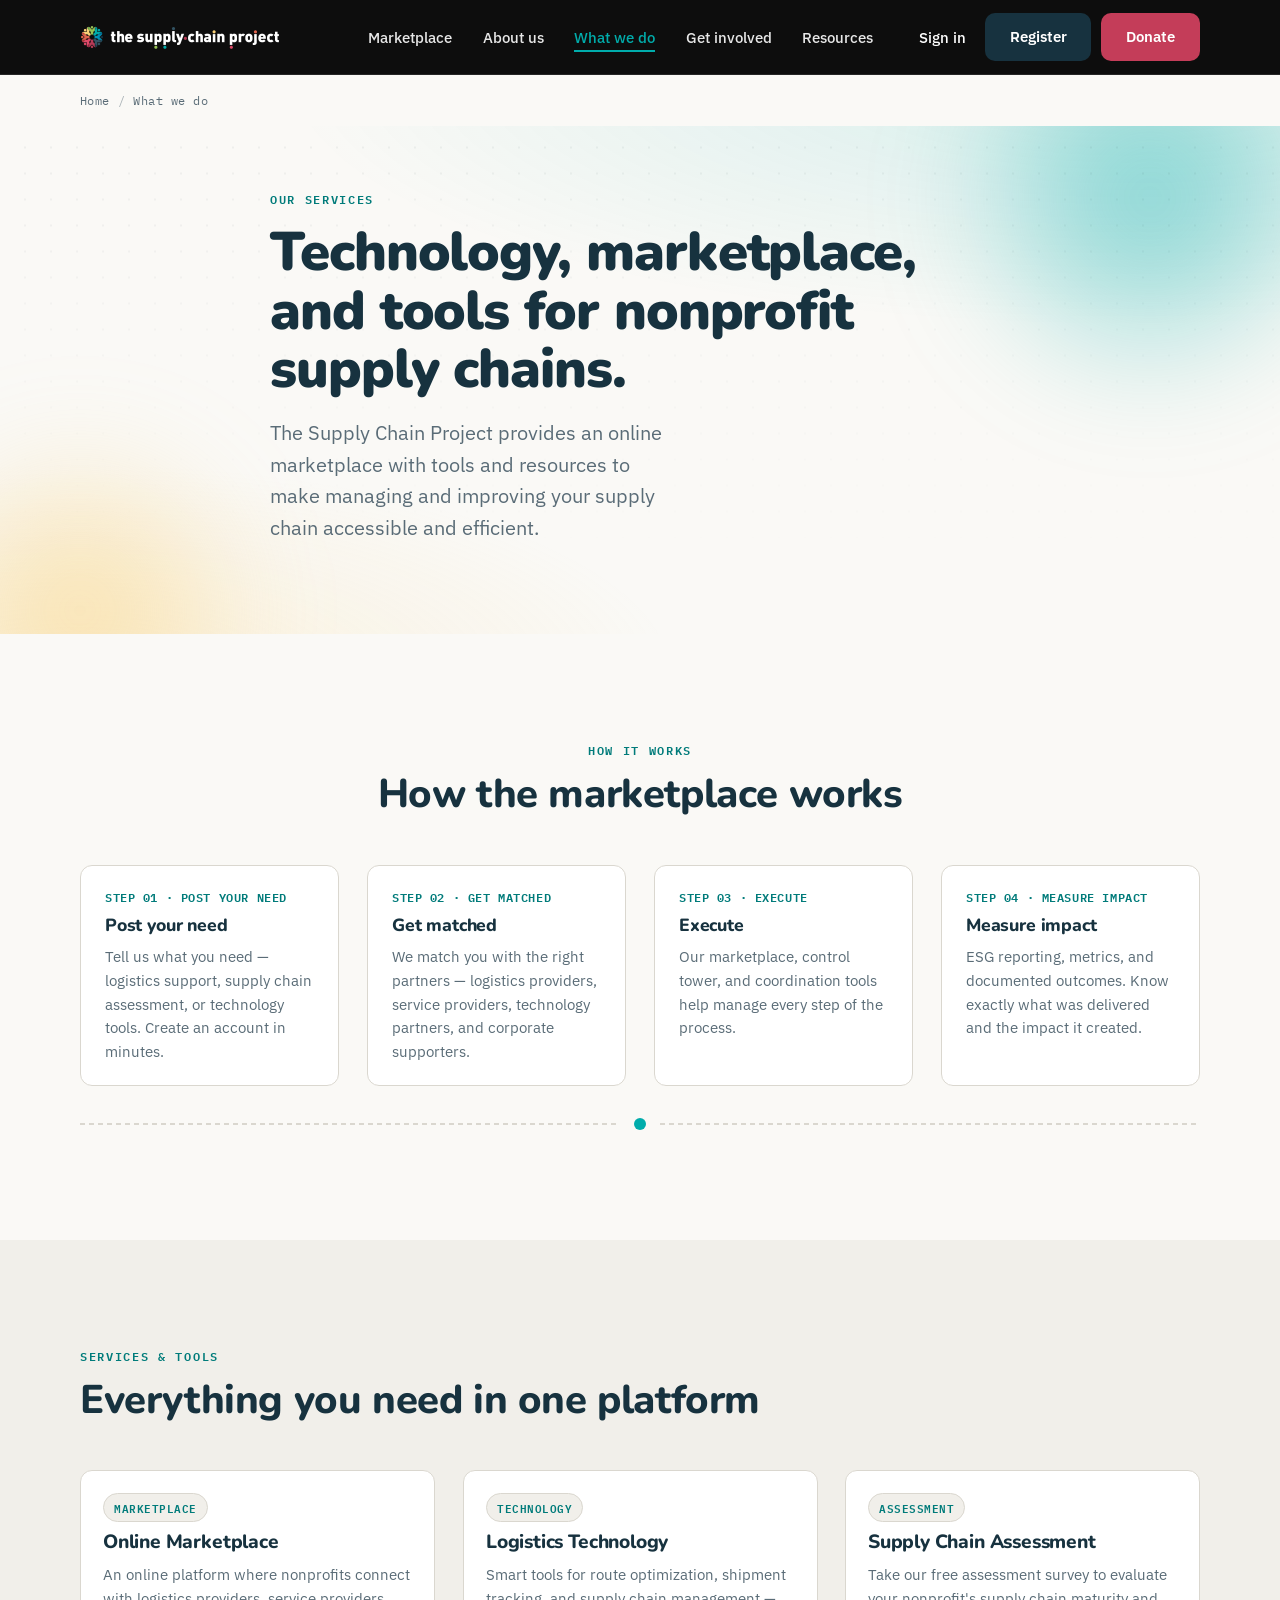
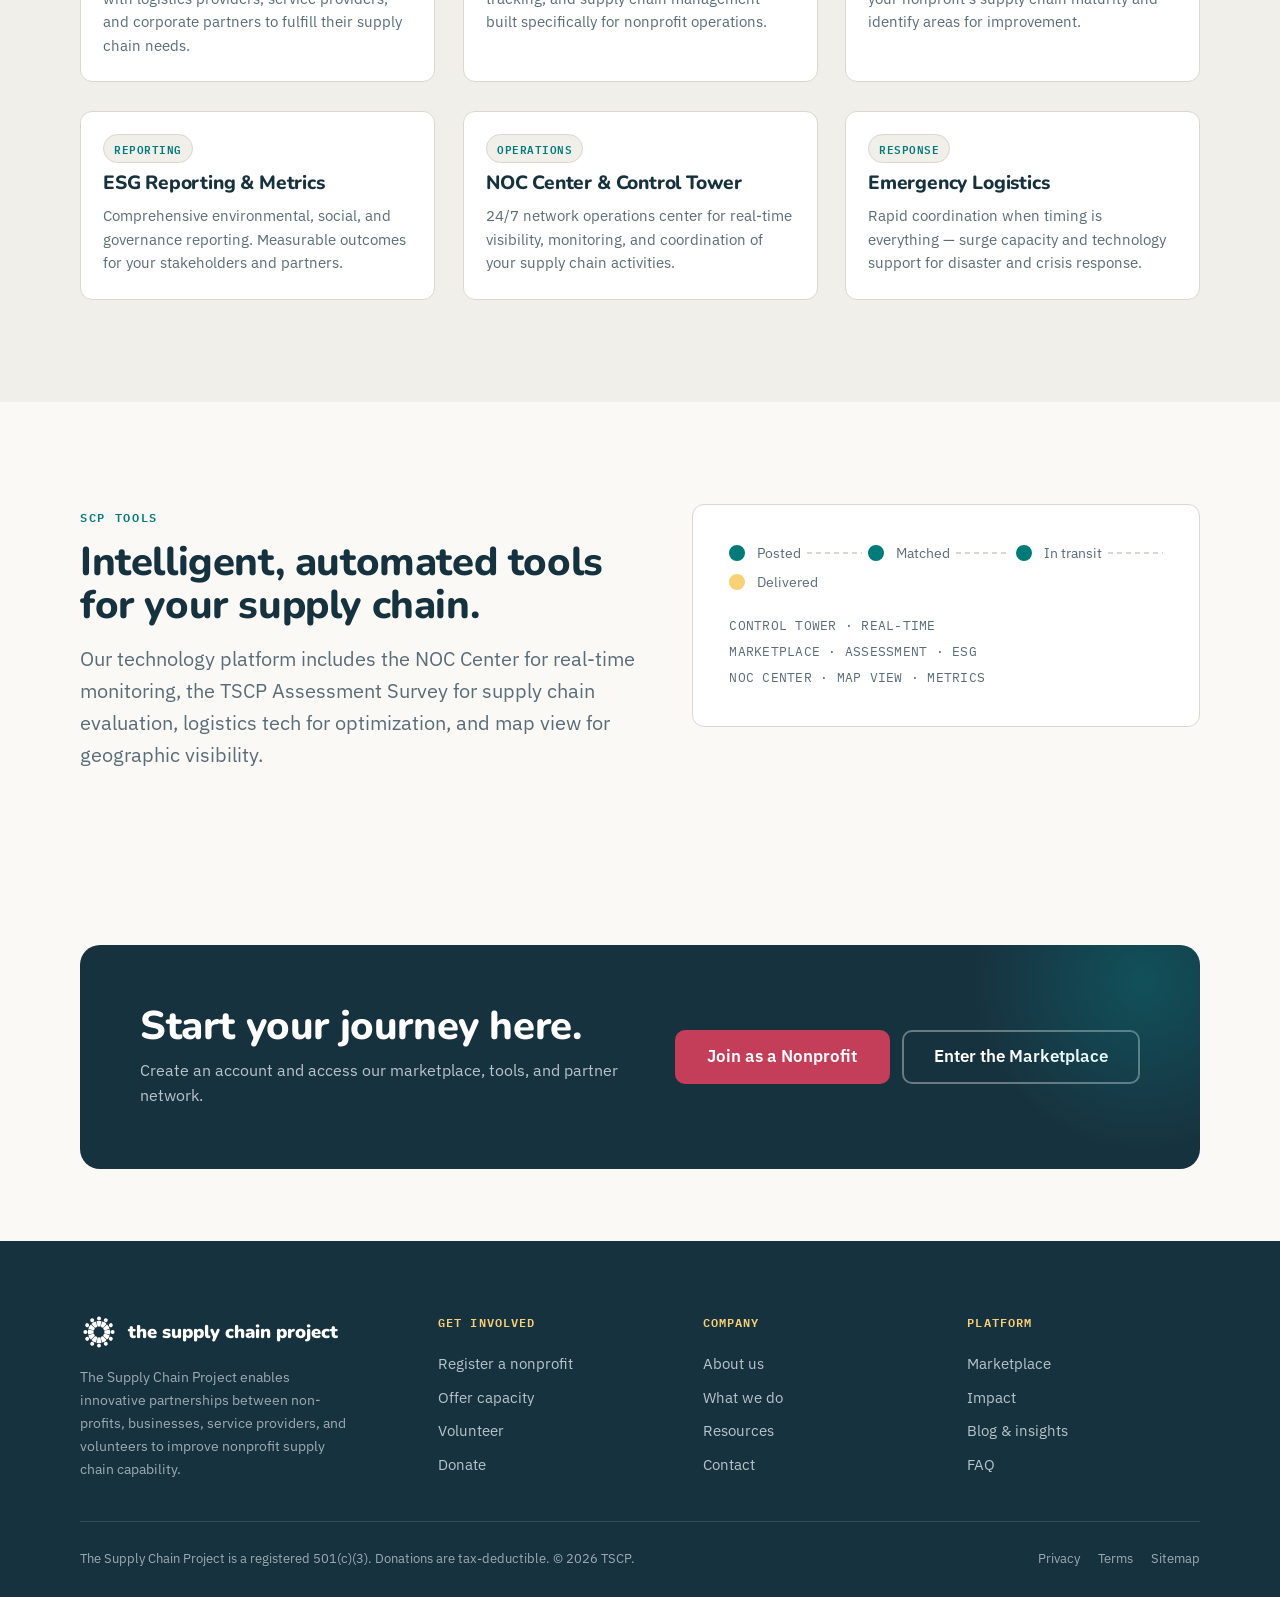
<file: what-we-do.html>
<!DOCTYPE html>
<html lang="en">
<head>
<meta charset="UTF-8">
<meta name="viewport" content="width=device-width, initial-scale=1.0">
<title>Our Services — Technology, Marketplace & Tools | The Supply Chain Project</title>
<meta name="description" content="The Supply Chain Project provides an online marketplace with tools and resources — ESG reporting, metrics, NOC center, supply chain assessment, and logistics technology.">
<link rel="canonical" href="https://tscp.org/what-we-do">
<link rel="icon" href="images/logo/tscp-mark-full-color.svg" type="image/svg+xml">
<link rel="preconnect" href="https://fonts.googleapis.com">
<link rel="preconnect" href="https://fonts.gstatic.com" crossorigin>
<link href="https://fonts.googleapis.com/css2?family=Nunito:wght@700;800;900&family=IBM+Plex+Sans:wght@400;500;600&family=IBM+Plex+Mono:wght@400;500;600&display=swap" rel="stylesheet">
<link rel="stylesheet" href="css/styles.css">
<link rel="stylesheet" href="css/responsive.css">
</head>
<body>
<a class="skip" href="#main">Skip to content</a>

<header class="site-header" data-header>
  <div class="container nav">
    <a class="brand" href="index.html" aria-label="The Supply Chain Project — home">
      <img src="images/logo/logo-dark-unops-gic.png" alt="The Supply Chain Project" height="44">
      <span class="wordmark">the supply<br>chain project</span>
    </a>
    <nav class="nav-links" data-nav-links aria-label="Primary">
      <a href="https://app.thesupplychainproject.org">Marketplace</a>
      <a href="about.html">About us</a>
      <a href="what-we-do.html" aria-current="page">What we do</a>
      <a href="index.html#router">Get involved</a>
      <a href="resources.html">Resources</a>
    </nav>
    <div class="nav-actions">
      <a class="signin" href="#">Sign in</a>
      <a class="btn btn-primary" href="nonprofit.html">Register</a>
      <a class="btn btn-action" href="donate.html">Donate</a>
      <button class="menu-toggle" data-menu-toggle aria-label="Open menu" aria-expanded="false">
        <svg viewBox="0 0 24 24" fill="none" stroke="currentColor" stroke-width="2.2" stroke-linecap="round"><path d="M3 6h18M3 12h18M3 18h18"/></svg>
      </button>
    </div>
  </div>
</header>
<div class="nav-backdrop" data-nav-backdrop></div>

<main id="main">
  <div class="container">
    <nav class="crumbs" aria-label="Breadcrumb"><a href="index.html">Home</a><span class="sep">/</span><span>What we do</span></nav>
  </div>

  <section class="hero hero--home" style="padding-block:clamp(30px,5vw,60px)">
    <div class="container" style="max-width:820px">
      <span class="overline">Our services</span>
      <h1>Technology, marketplace, and tools for nonprofit supply chains.</h1>
      <p class="lead" style="margin-top:1.1rem">The Supply Chain Project provides an online marketplace with tools and resources to make managing and improving your supply chain accessible and efficient.</p>
    </div>
  </section>

  <!-- How it works: the Route as a 4-step process -->
  <section class="section">
    <div class="container">
      <div class="section-head center"><span class="overline">How it works</span><h2>How the marketplace works</h2></div>
      <div class="grid g-4">
        <div class="need-card reveal">
          <span class="route-chip data">Step 01 · Post your need</span>
          <h3 style="font-size:1.1rem">Post your need</h3>
          <p style="color:var(--slate);font-size:.92rem">Tell us what you need — logistics support, supply chain assessment, or technology tools. Create an account in minutes.</p>
        </div>
        <div class="need-card reveal">
          <span class="route-chip data">Step 02 · Get matched</span>
          <h3 style="font-size:1.1rem">Get matched</h3>
          <p style="color:var(--slate);font-size:.92rem">We match you with the right partners — logistics providers, service providers, technology partners, and corporate supporters.</p>
        </div>
        <div class="need-card reveal">
          <span class="route-chip data">Step 03 · Execute</span>
          <h3 style="font-size:1.1rem">Execute</h3>
          <p style="color:var(--slate);font-size:.92rem">Our marketplace, control tower, and coordination tools help manage every step of the process.</p>
        </div>
        <div class="need-card reveal">
          <span class="route-chip data">Step 04 · Measure impact</span>
          <h3 style="font-size:1.1rem">Measure impact</h3>
          <p style="color:var(--slate);font-size:.92rem">ESG reporting, metrics, and documented outcomes. Know exactly what was delivered and the impact it created.</p>
        </div>
      </div>
      <div class="route-divider" style="margin-top:32px"><span class="wp"></span></div>
    </div>
  </section>

  <!-- Services -->
  <section class="section section--mist">
    <div class="container">
      <div class="section-head"><span class="overline">Services &amp; Tools</span><h2>Everything you need in one platform</h2></div>
      <div class="grid g-3">
        <div class="card reveal"><div class="card-body">
          <span class="chip">Marketplace</span><h3>Online Marketplace</h3>
          <p>An online platform where nonprofits connect with logistics providers, service providers, and corporate partners to fulfill their supply chain needs.</p>
        </div></div>
        <div class="card reveal"><div class="card-body">
          <span class="chip">Technology</span><h3>Logistics Technology</h3>
          <p>Smart tools for route optimization, shipment tracking, and supply chain management — built specifically for nonprofit operations.</p>
        </div></div>
        <div class="card reveal"><div class="card-body">
          <span class="chip">Assessment</span><h3>Supply Chain Assessment</h3>
          <p>Take our free assessment survey to evaluate your nonprofit's supply chain maturity and identify areas for improvement.</p>
        </div></div>
        <div class="card reveal"><div class="card-body">
          <span class="chip">Reporting</span><h3>ESG Reporting &amp; Metrics</h3>
          <p>Comprehensive environmental, social, and governance reporting. Measurable outcomes for your stakeholders and partners.</p>
        </div></div>
        <div class="card reveal"><div class="card-body">
          <span class="chip">Operations</span><h3>NOC Center &amp; Control Tower</h3>
          <p>24/7 network operations center for real-time visibility, monitoring, and coordination of your supply chain activities.</p>
        </div></div>
        <div class="card reveal"><div class="card-body">
          <span class="chip">Response</span><h3>Emergency Logistics</h3>
          <p>Rapid coordination when timing is everything — surge capacity and technology support for disaster and crisis response.</p>
        </div></div>
      </div>
    </div>
  </section>

  <!-- Control tower -->
  <section class="section">
    <div class="container lp-split">
      <div class="reveal">
        <span class="overline">SCP Tools</span>
        <h2>Intelligent, automated tools for your supply chain.</h2>
        <p class="lead" style="margin-top:1rem">Our technology platform includes the NOC Center for real-time monitoring, the TSCP Assessment Survey for supply chain evaluation, logistics tech for optimization, and map view for geographic visibility.</p>
      </div>
      <div class="reveal">
        <div class="form-card">
          <div class="route-steps" style="flex-wrap:wrap;gap:6px">
            <span class="route-step done"><span class="rdot"></span> <span>Posted</span></span><span class="route-line"></span>
            <span class="route-step done"><span class="rdot"></span> <span>Matched</span></span><span class="route-line"></span>
            <span class="route-step done"><span class="rdot"></span> <span>In transit</span></span><span class="route-line"></span>
            <span class="route-step done"><span class="rdot" style="background:var(--gold);border-color:var(--gold)"></span> <span>Delivered</span></span>
          </div>
          <div class="data" style="margin-top:20px;font-size:.8rem;color:var(--slate);line-height:2">
            CONTROL TOWER &middot; REAL-TIME<br>MARKETPLACE &middot; ASSESSMENT &middot; ESG<br>NOC CENTER &middot; MAP VIEW &middot; METRICS
          </div>
        </div>
      </div>
    </div>
  </section>

  <section class="section--tight">
    <div class="container">
      <div class="cta-band reveal">
        <div><h2>Start your journey here.</h2><p>Create an account and access our marketplace, tools, and partner network.</p></div>
        <div class="cta-actions">
          <a class="btn btn-action btn-lg" href="nonprofit.html">Join as a Nonprofit</a>
          <a class="btn btn-secondary on-dark btn-lg" href="https://app.thesupplychainproject.org">Enter the Marketplace</a>
        </div>
      </div>
    </div>
  </section>
</main>

<footer class="site-footer">
  <div class="container">
    <div class="footer-top">
      <div class="footer-brand">
        <div class="wordmark"><img src="images/logo/tscp-mark-white.svg" alt="">the supply chain project</div>
        <p>The Supply Chain Project enables innovative partnerships between non-profits, businesses, service providers, and volunteers to improve nonprofit supply chain capability.</p>
      </div>
      <div class="footer-col"><h4>Get involved</h4><a href="nonprofit.html">Register a nonprofit</a><a href="partner.html">Offer capacity</a><a href="volunteer.html">Volunteer</a><a href="donate.html">Donate</a></div>
      <div class="footer-col"><h4>Company</h4><a href="about.html">About us</a><a href="what-we-do.html">What we do</a><a href="resources.html">Resources</a><a href="contact.html">Contact</a></div>
      <div class="footer-col"><h4>Platform</h4><a href="partner.html">Marketplace</a><a href="about.html">Impact</a><a href="resources.html">Blog &amp; insights</a><a href="resources.html">FAQ</a></div>
    </div>
    <div class="footer-bottom">
      <div class="trust-line">The Supply Chain Project is a registered 501(c)(3). Donations are tax-deductible. &copy; <span data-year>2026</span> TSCP.</div>
      <div class="legal"><a href="#">Privacy</a><a href="#">Terms</a><a href="404.html">Sitemap</a></div>
    </div>
  </div>
</footer>
<script src="js/main.js"></script>
</body>
</html>
</file>
<file: css/styles.css>
/* ============================================================
   THE SUPPLY CHAIN PROJECT — styles.css
   Design system built from TSCP Brand Guidelines v1.0 (July 2026)
   Palette proportions: Neutrals 60 · Navy 25 · Teal 8 · Gold 4 · Red 3
   Signal Red is reserved for Donate / Register actions ONLY.
   ============================================================ */

/* ---------- 1. DESIGN TOKENS ---------- */
:root{
  /* Brand core */
  --navy:#17323F;        /* Harbor Navy — primary structure/text */
  --night:#10222B;       /* deep bg / hover */
  --teal:#00ACAB;        /* Route Teal — accents, hovers */
  --teal-deep:#007B7A;   /* Deep Teal — teal-as-text on white */
  --gold:#F9D076;        /* Cargo Gold — badges, highlights */
  --red:#C43D59;         /* Signal Red — ACTION ONLY */
  --red-hover:#a93049;

  /* Neutrals */
  --white:#FFFFFF;
  --paper:#FAF9F6;       /* page background */
  --mist:#F1EFEA;        /* wells / alt sections */
  --cloud:#DAD7CF;       /* borders */
  --slate:#5A6C77;       /* secondary text */

  /* Network palette — charts / illustration only */
  --coral:#E0644E; --raspberry:#DD4968; --crimson:#B63A56;
  --leaf:#98C455; --sky:#0091B7; --petrol:#315262;

  /* Typography */
  --font-display:'Nunito', 'IBM Plex Sans', 'Segoe UI', sans-serif;
  --font-body:'IBM Plex Sans', 'Segoe UI', sans-serif;
  --font-mono:'IBM Plex Mono', ui-monospace, monospace;

  /* Radii & shadows (cards: no shadow, 1px cloud border, radius 12) */
  --r-sm:8px; --r-md:10px; --r-lg:12px; --r-xl:20px;
  --shadow-soft:0 10px 30px -12px rgba(23,50,63,.18);
  --shadow-lift:0 18px 46px -18px rgba(23,50,63,.28);

  /* Spacing / layout */
  --maxw:1200px;
  --gutter:clamp(20px,5vw,40px);
  --section-y:clamp(56px,8vw,104px);

  --ease:cubic-bezier(.22,.61,.36,1);
}

/* ---------- 2. RESET / BASE ---------- */
*{box-sizing:border-box}
html{scroll-behavior:smooth;-webkit-text-size-adjust:100%}
body{
  margin:0;background:var(--paper);color:var(--navy);
  font-family:var(--font-body);font-size:16px;line-height:1.6;
  -webkit-font-smoothing:antialiased;text-rendering:optimizeLegibility;
  overflow-x:hidden;
}
img,svg{max-width:100%;display:block}
a{color:var(--teal-deep);text-decoration:none}
button{font-family:inherit;cursor:pointer}
ul{list-style:none;margin:0;padding:0}
h1,h2,h3,h4,p{margin:0}
::selection{background:var(--gold);color:var(--navy)}

/* ---------- 3. TYPOGRAPHY ---------- */
h1,h2,h3{font-family:var(--font-display);font-weight:800;line-height:1.08;
  letter-spacing:-.01em;color:var(--navy)}
h1{font-size:clamp(2.2rem,5.2vw,3.4rem);font-weight:900;letter-spacing:-.02em}
h2{font-size:clamp(1.75rem,3.6vw,2.5rem)}
h3{font-size:clamp(1.25rem,2vw,1.6rem)}
.lead{font-size:clamp(1.05rem,1.6vw,1.28rem);line-height:1.55;color:var(--slate)}
p{margin-bottom:1rem}
p:last-child{margin-bottom:0}
strong{font-weight:600;color:var(--navy)}

.overline{font-family:var(--font-mono);font-weight:600;font-size:.75rem;
  letter-spacing:.14em;text-transform:uppercase;color:var(--teal-deep);
  display:inline-block;margin-bottom:.85rem}
.overline.on-dark{color:var(--gold)}
.data{font-family:var(--font-mono);letter-spacing:.02em}

/* ---------- 4. LAYOUT ---------- */
.container{width:100%;max-width:var(--maxw);margin-inline:auto;
  padding-inline:var(--gutter)}
.section{padding-block:var(--section-y)}
.section--tight{padding-block:clamp(40px,6vw,72px)}
.section--paper{background:var(--paper)}
.section--mist{background:var(--mist)}
.section--navy{background:var(--navy);color:var(--white)}
.section--navy h1,.section--navy h2,.section--navy h3{color:var(--white)}
.section--navy .lead{color:#B8C4CB}
.section--night{background:var(--night);color:var(--white)}
.section-head{max-width:680px;margin-bottom:clamp(2rem,4vw,3rem)}
.section-head.center{margin-inline:auto;text-align:center}
.grid{display:grid;gap:clamp(18px,2.4vw,28px)}
.g-2{grid-template-columns:repeat(2,1fr)}
.g-3{grid-template-columns:repeat(3,1fr)}
.g-4{grid-template-columns:repeat(4,1fr)}
.eyebrow-row{display:flex;align-items:center;gap:14px;flex-wrap:wrap}

/* ---------- 5. BUTTONS ---------- */
.btn{display:inline-flex;align-items:center;justify-content:center;gap:.5em;
  font-family:var(--font-body);font-weight:600;font-size:.95rem;
  padding:.85em 1.5em;border-radius:var(--r-md);border:2px solid transparent;
  min-height:48px;transition:transform .18s var(--ease),background .18s,
  box-shadow .18s,border-color .18s,color .18s;white-space:nowrap;line-height:1}
.btn:active{transform:translateY(1px)}
.btn-primary{background:var(--navy);color:var(--white)}
.btn-primary:hover{background:var(--night);color:#fff}
.btn-action{background:var(--red);color:var(--white)}       /* Donate/Register only */
.btn-action:hover{background:var(--red-hover);color:#fff}
.btn-secondary{background:transparent;color:var(--navy);border-color:var(--cloud)}
.btn-secondary:hover{background:var(--mist);border-color:var(--slate)}
.btn-secondary.on-dark{color:#fff;border-color:rgba(255,255,255,.35)}
.btn-secondary.on-dark:hover{background:rgba(255,255,255,.1);border-color:#fff}
.btn-quiet{background:none;color:var(--teal-deep);padding:.5em .2em;min-height:auto;
  border:none;font-weight:600}
.btn-quiet:hover{color:var(--navy)}
.btn-quiet .arw{transition:transform .2s var(--ease)}
.btn-quiet:hover .arw{transform:translateX(4px)}
.btn-lg{font-size:1.05rem;padding:1em 1.8em;min-height:54px}
.btn-block{width:100%}

/* visible focus everywhere (accessibility §09) */
:focus-visible{outline:3px solid var(--teal);outline-offset:2px;border-radius:4px}
.section--navy :focus-visible,.hero--photo :focus-visible{outline-color:var(--gold)}

/* ---------- 6. HEADER (persistent, every page) ---------- */
.site-header{position:sticky;top:0;z-index:100;background:rgba(0,0,0,.95);
  backdrop-filter:saturate(140%) blur(10px);border-bottom:1px solid rgba(255,255,255,.1);
  transition:box-shadow .25s,padding .25s}
.site-header.scrolled{box-shadow:0 6px 24px -14px rgba(0,0,0,.6)}
.nav{display:flex;align-items:center;gap:24px;min-height:74px}
.brand{display:flex;align-items:center;gap:0;margin-right:auto}
.brand img{height:48px;width:auto;max-width:200px;object-fit:contain}
.brand .wordmark{display:none}
.nav-links{display:flex;align-items:center;gap:6px}
.nav-links a{color:rgba(255,255,255,.9);font-weight:500;font-size:.96rem;padding:.5em .8em;
  border-radius:var(--r-sm);position:relative}
.nav-links a:hover{color:var(--teal);background:rgba(255,255,255,.1)}
.nav-links a[aria-current="page"]{color:var(--teal)}
.nav-actions{display:flex;align-items:center;gap:10px}
.nav-actions .signin{color:#fff;font-weight:500;font-size:.95rem;padding:.5em .6em}
.nav-actions .signin:hover{color:var(--teal)}
.ext-arrow{font-size:.8em;opacity:.7}
.menu-toggle{display:none;background:none;border:none;width:44px;height:44px;
  align-items:center;justify-content:center;color:#fff}
.menu-toggle svg{width:26px;height:26px}

/* ---------- 7. HERO ---------- */
.hero{position:relative;overflow:hidden;padding-block:clamp(48px,7vw,92px)}
.hero--home{background:
  radial-gradient(120% 90% at 88% -10%,rgba(0,172,171,.14),transparent 55%),
  radial-gradient(90% 80% at 6% 108%,rgba(249,208,118,.20),transparent 52%),
  var(--paper)}
.hero-grid{display:grid;grid-template-columns:1.05fr .95fr;gap:clamp(28px,5vw,64px);
  align-items:center}
.hero h1{margin-bottom:1.1rem}
.hero .lead{margin-bottom:1.9rem;max-width:34ch}
.hero-cta{display:flex;gap:14px;flex-wrap:wrap;margin-bottom:1.7rem}
.hero-proof{display:inline-flex;align-items:center;gap:12px;font-family:var(--font-mono);
  font-size:.8rem;letter-spacing:.04em;color:var(--slate);text-transform:uppercase}
.hero-proof b{color:var(--navy);font-family:var(--font-display);font-weight:800;
  font-size:1.35rem;letter-spacing:-.01em}
.hero-visual{position:relative}
.hero-card{background:var(--white);border:1px solid var(--cloud);border-radius:var(--r-lg);
  padding:26px;box-shadow:var(--shadow-soft)}

/* photo-style hero (landing pages) with harbor scrim */
.hero--photo{background:var(--navy);color:#fff;position:relative}
.hero--photo::before{content:"";position:absolute;inset:0;
  background:linear-gradient(115deg,rgba(16,34,43,.94),rgba(23,50,63,.72)),
  radial-gradient(80% 120% at 90% 10%,rgba(0,172,171,.28),transparent 60%);}
.hero--photo .container{position:relative}
.hero--photo h1{color:#fff}
.hero--photo .lead{color:#C6D2D8}

/* ---------- 8. TRUST STRIP ---------- */
.trust-strip{background:var(--navy);color:#fff;padding-block:22px}
.trust-strip .container{display:flex;align-items:center;gap:clamp(20px,4vw,50px);
  flex-wrap:wrap;justify-content:center}
.trust-item{display:flex;align-items:center;gap:10px;font-size:.9rem;color:#C6D2D8}
.trust-item b{font-family:var(--font-display);color:#fff;font-weight:800;font-size:1.15rem}
.trust-item .dot{width:9px;height:9px;border-radius:50%;flex:none}
.trust-divider{width:1px;height:30px;background:rgba(255,255,255,.18)}

/* ---------- 9. AUDIENCE ROUTER ---------- */
.router{background:
  linear-gradient(180deg,var(--white),var(--paper))}
.router-cards{display:grid;grid-template-columns:repeat(4,1fr);gap:20px}
.route-card{position:relative;display:flex;flex-direction:column;gap:12px;
  background:var(--white);border:1px solid var(--cloud);border-radius:var(--r-lg);
  padding:26px 24px 22px;transition:transform .22s var(--ease),
  box-shadow .22s,border-color .22s;overflow:hidden}
.route-card::after{content:"";position:absolute;left:0;top:0;height:4px;width:100%;
  background:var(--accent,var(--teal));transform:scaleX(0);transform-origin:left;
  transition:transform .3s var(--ease)}
.route-card:hover{transform:translateY(-6px);box-shadow:var(--shadow-lift);
  border-color:transparent}
.route-card:hover::after{transform:scaleX(1)}
.route-card .rc-icon{width:52px;height:52px;border-radius:12px;display:grid;
  place-items:center;background:var(--tint,#E5F5F5);color:var(--accent,var(--teal-deep))}
.route-card .rc-icon svg{width:28px;height:28px}
.route-card h3{font-size:1.22rem}
.route-card p{font-size:.92rem;color:var(--slate);flex:1}
.route-card .rc-go{font-family:var(--font-mono);font-size:.8rem;font-weight:600;
  letter-spacing:.04em;color:var(--accent,var(--teal-deep));display:inline-flex;
  align-items:center;gap:6px;text-transform:uppercase}
.route-card .rc-go .arw{transition:transform .2s var(--ease)}
.route-card:hover .rc-go .arw{transform:translateX(4px)}
.route-card .proven{position:absolute;top:16px;right:16px;font-family:var(--font-mono);
  font-size:.62rem;font-weight:600;letter-spacing:.06em;text-transform:uppercase;
  background:var(--gold);color:var(--navy);padding:3px 8px;border-radius:20px}
/* per-audience accents (from network palette, illustration use) */
.rc-volunteer{--accent:var(--teal-deep);--tint:#E5F5F5}
.rc-nonprofit{--accent:var(--petrol);--tint:#E7EDF0}
.rc-partner{--accent:var(--sky);--tint:#E1F0F6}
.rc-donor{--accent:var(--crimson);--tint:#F8E7EC}

/* ---------- 10. STAT / IMPACT ---------- */
.stats{display:grid;grid-template-columns:repeat(4,1fr);gap:clamp(16px,2vw,28px)}
.stat{padding:6px 0}
.stat .num{font-family:var(--font-display);font-weight:900;
  font-size:clamp(2rem,4vw,2.9rem);color:var(--navy);line-height:1;letter-spacing:-.02em}
.section--navy .stat .num,.section--night .stat .num{color:#fff}
.stat .num.teal{color:var(--teal-deep)}
.stat .label{font-size:.9rem;color:var(--slate);margin-top:.5rem;max-width:22ch}
.section--navy .stat .label{color:#AEBBC2}
/* route underline under a stat */
.route-underline{height:14px;margin-top:10px;max-width:150px}

/* impact / case study feature */
.impact-feature{display:grid;grid-template-columns:1.1fr .9fr;gap:clamp(28px,4vw,56px);
  align-items:center}
.impact-media{border-radius:var(--r-lg);overflow:hidden;border:1px solid var(--cloud);
  background:var(--navy);aspect-ratio:4/3;position:relative}

/* ---------- 11. CARDS: causes / programs / blog / need ---------- */
.card{background:var(--white);border:1px solid var(--cloud);border-radius:var(--r-lg);
  overflow:hidden;transition:transform .22s var(--ease),box-shadow .22s;
  display:flex;flex-direction:column}
.card:hover{transform:translateY(-5px);box-shadow:var(--shadow-lift)}
.card-media{aspect-ratio:16/10;position:relative;overflow:hidden}
.card-body{padding:22px 22px 24px;display:flex;flex-direction:column;gap:10px;flex:1}
.card-body h3{font-size:1.2rem}
.card-body p{font-size:.92rem;color:var(--slate);flex:1}
.card-meta{font-family:var(--font-mono);font-size:.72rem;letter-spacing:.05em;
  text-transform:uppercase;color:var(--slate)}
.chip{display:inline-flex;align-items:center;gap:6px;align-self:flex-start;
  font-family:var(--font-mono);font-size:.68rem;font-weight:600;letter-spacing:.05em;
  text-transform:uppercase;padding:5px 10px;border-radius:20px;
  background:var(--mist);color:var(--teal-deep);border:1px solid var(--cloud)}
.chip.gold{background:#FBF1D9;color:#8a6a1e;border-color:#EBD8A6}

/* progress bar (cause / campaign) */
.progress{height:8px;border-radius:20px;background:var(--mist);overflow:hidden;margin-top:4px}
.progress > i{display:block;height:100%;background:linear-gradient(90deg,var(--teal),var(--teal-deep));
  border-radius:20px}
.progress-meta{display:flex;justify-content:space-between;font-size:.82rem;color:var(--slate);
  margin-top:8px}
.progress-meta b{color:var(--navy);font-family:var(--font-display);font-weight:800}

/* marketplace need card */
.need-card{background:var(--white);border:1px solid var(--cloud);border-radius:var(--r-lg);
  padding:22px 24px;display:flex;flex-direction:column;gap:10px}
.need-card .route-chip{font-family:var(--font-mono);font-size:.72rem;letter-spacing:.05em;
  color:var(--teal-deep);text-transform:uppercase;font-weight:600}
.need-card h3{font-size:1.15rem}
.need-card .verify{display:inline-flex;align-items:center;gap:7px;font-size:.85rem;
  color:var(--slate)}
.need-card .verify svg{width:16px;height:16px;color:var(--teal-deep)}
.need-card .posted{font-family:var(--font-mono);font-size:.7rem;letter-spacing:.04em;
  text-transform:uppercase;color:var(--slate);border-top:1px solid var(--mist);
  padding-top:12px;margin-top:2px}

/* ---------- 12. FORMS (48px, cloud border, teal focus, crimson error) ---------- */
.form-card{background:var(--white);border:1px solid var(--cloud);border-radius:var(--r-lg);
  padding:clamp(24px,3vw,36px)}
.form-card.on-gold{background:#FDF7EA;border-color:#EBD8A6}
.field{margin-bottom:18px}
.field label{display:block;font-weight:600;font-size:.9rem;color:var(--navy);
  margin-bottom:7px}
.field .help{font-size:.8rem;color:var(--slate);margin-top:6px}
.field input,.field select,.field textarea{width:100%;min-height:48px;
  font-family:var(--font-body);font-size:1rem;color:var(--navy);
  background:var(--white);border:1.5px solid var(--cloud);border-radius:var(--r-md);
  padding:.7em .9em;transition:border-color .18s,box-shadow .18s}
.field textarea{min-height:120px;resize:vertical}
.field input::placeholder,.field textarea::placeholder{color:#9aa6ad}
.field input:focus,.field select:focus,.field textarea:focus{outline:none;
  border-color:var(--teal);box-shadow:0 0 0 3px rgba(0,172,171,.18)}
.field.error input,.field.error select,.field.error textarea{border-color:var(--crimson)}
.field .err-msg{display:none;align-items:center;gap:6px;color:var(--crimson);
  font-size:.82rem;margin-top:6px}
.field.error .err-msg{display:flex}
.field .err-msg::before{content:"✕";font-weight:700}
.form-note{font-family:var(--font-mono);font-size:.72rem;letter-spacing:.04em;
  text-transform:uppercase;color:var(--slate);text-align:center;margin-top:14px}
.form-success{display:none;text-align:center;padding:20px}
.form-success svg{width:56px;height:56px;color:var(--teal-deep);margin:0 auto 14px}

/* ---------- 13. DONATION MODULE ---------- */
.donate-module{background:var(--white);border:1px solid var(--cloud);
  border-radius:var(--r-lg);padding:clamp(24px,3vw,34px)}
.amount-grid{display:grid;grid-template-columns:repeat(4,1fr);gap:10px;margin:16px 0}
.amount{border:1.5px solid var(--cloud);background:var(--white);border-radius:var(--r-md);
  padding:.9em .4em;font-family:var(--font-display);font-weight:800;font-size:1.15rem;
  color:var(--navy);text-align:center;transition:.16s}
.amount:hover{border-color:var(--teal)}
.amount.active{border-color:var(--red);background:#FBEDF0;color:var(--red)}
.amount-hint{font-size:.85rem;color:var(--slate);text-align:center;margin-bottom:14px}
.toggle{display:inline-flex;background:var(--mist);border-radius:30px;padding:4px;margin-bottom:16px}
.toggle button{border:none;background:none;padding:.55em 1.2em;border-radius:26px;
  font-weight:600;font-size:.9rem;color:var(--slate)}
.toggle button.active{background:var(--white);color:var(--navy);box-shadow:var(--shadow-soft)}

/* ---------- 14. TESTIMONIALS ---------- */
.quote-card{background:var(--white);border:1px solid var(--cloud);border-radius:var(--r-lg);
  padding:clamp(26px,3vw,40px)}
.quote-card blockquote{font-family:var(--font-display);font-weight:700;
  font-size:clamp(1.2rem,2vw,1.6rem);line-height:1.4;color:var(--navy);margin:0 0 20px}
.quote-by{display:flex;align-items:center;gap:14px}
.quote-by .av{width:48px;height:48px;border-radius:50%;background:var(--mist);flex:none;
  display:grid;place-items:center;font-family:var(--font-display);font-weight:800;
  color:var(--teal-deep)}
.quote-by .who{font-weight:600;color:var(--navy);font-size:.95rem}
.quote-by .role{font-size:.82rem;color:var(--slate)}
.slider{position:relative}
.slider-track{display:flex;overflow:hidden}
.slide{min-width:100%;transition:transform .5s var(--ease)}
.slider-dots{display:flex;gap:8px;justify-content:center;margin-top:22px}
.slider-dots button{width:9px;height:9px;border-radius:50%;border:none;
  background:var(--cloud);transition:.2s}
.slider-dots button.active{background:var(--teal-deep);width:26px;border-radius:20px}

/* ---------- 15. TEAM ---------- */
.team-card{text-align:center}
.team-card .photo{aspect-ratio:1;border-radius:var(--r-lg);overflow:hidden;
  background:var(--mist);margin-bottom:14px;border:1px solid var(--cloud)}
.team-card .name{font-family:var(--font-display);font-weight:800;color:var(--navy)}
.team-card .title{font-size:.85rem;color:var(--slate)}

/* ---------- 16. ROUTE MOTIF (as progress / divider) ---------- */
.route-steps{display:flex;align-items:center;gap:0;flex-wrap:wrap}
.route-step{display:flex;align-items:center;gap:12px;color:var(--slate);font-size:.9rem}
.route-step .rdot{width:16px;height:16px;border-radius:50%;border:2px solid var(--cloud);
  background:var(--white);flex:none}
.route-step.done .rdot{background:var(--teal-deep);border-color:var(--teal-deep)}
.route-step.origin .rdot{background:var(--white);border-color:var(--teal-deep)}
.route-line{flex:1;min-width:24px;height:2px;
  background-image:linear-gradient(90deg,var(--cloud) 60%,transparent 0);
  background-size:9px 2px;background-repeat:repeat-x}
.route-divider{display:flex;align-items:center;gap:14px;color:var(--cloud);margin:8px 0}
.route-divider::before,.route-divider::after{content:"";flex:1;height:2px;
  background-image:linear-gradient(90deg,var(--cloud) 60%,transparent 0);
  background-size:9px 2px}
.route-divider .wp{width:12px;height:12px;border-radius:50%;background:var(--teal);flex:none}

/* ---------- 17. BREADCRUMBS ---------- */
.crumbs{font-family:var(--font-mono);font-size:.75rem;letter-spacing:.04em;
  color:var(--slate);padding-block:16px;display:flex;gap:8px;flex-wrap:wrap}
.crumbs a{color:var(--slate)}.crumbs a:hover{color:var(--teal-deep)}
.crumbs .sep{opacity:.5}

/* ---------- 18. FOOTER ---------- */
.site-footer{background:var(--navy);color:#B8C4CB;padding-block:clamp(48px,6vw,72px) 28px}
.footer-top{display:grid;grid-template-columns:1.4fr 1fr 1fr 1fr;gap:32px;
  padding-bottom:40px;border-bottom:1px solid rgba(255,255,255,.12)}
.footer-brand .wordmark{font-family:var(--font-display);font-weight:900;color:#fff;
  font-size:1.15rem;display:flex;align-items:center;gap:10px;margin-bottom:14px}
.footer-brand .wordmark img{width:38px;height:38px}
.footer-brand p{font-size:.9rem;max-width:34ch;color:#9DABB3}
.footer-col h4{font-family:var(--font-mono);font-size:.72rem;letter-spacing:.1em;
  text-transform:uppercase;color:var(--gold);margin-bottom:16px;font-weight:600}
.footer-col a{display:block;color:#B8C4CB;font-size:.92rem;padding:5px 0}
.footer-col a:hover{color:#fff}
.newsletter{margin-top:20px}
.newsletter form{display:flex;gap:8px;margin-top:10px;max-width:340px}
.newsletter input{flex:1;min-height:46px;border-radius:var(--r-md);border:1px solid rgba(255,255,255,.2);
  background:rgba(255,255,255,.06);color:#fff;padding:.6em .9em;font-size:.92rem}
.newsletter input::placeholder{color:#8798a0}
.newsletter input:focus{outline:none;border-color:var(--teal);box-shadow:0 0 0 3px rgba(0,172,171,.25)}
.footer-bottom{display:flex;justify-content:space-between;align-items:center;
  flex-wrap:wrap;gap:14px;padding-top:26px}
.footer-bottom .trust-line{font-size:.82rem;color:#9DABB3}
.footer-bottom .legal{display:flex;gap:18px;flex-wrap:wrap}
.footer-bottom .legal a{color:#9DABB3;font-size:.82rem}
.footer-bottom .legal a:hover{color:#fff}
.socials{display:flex;gap:10px}
.socials a{width:38px;height:38px;border-radius:10px;display:grid;place-items:center;
  background:rgba(255,255,255,.08);color:#fff}
.socials a:hover{background:var(--teal-deep)}
.socials svg{width:18px;height:18px}

/* ---------- 19. LANDING PAGE (minimal chrome) ---------- */
.lp-header{position:sticky;top:0;z-index:100;background:rgba(0,0,0,.95);
  backdrop-filter:blur(8px);border-bottom:1px solid rgba(255,255,255,.1)}
.lp-header .nav{min-height:64px}
.lp-benefits{display:grid;grid-template-columns:repeat(3,1fr);gap:20px}
.lp-benefit{display:flex;gap:14px;align-items:flex-start}
.lp-benefit .b-icon{width:44px;height:44px;border-radius:11px;flex:none;display:grid;
  place-items:center;background:#E5F5F5;color:var(--teal-deep)}
.lp-benefit .b-icon svg{width:24px;height:24px}
.lp-benefit h3{font-size:1.05rem;margin-bottom:4px}
.lp-benefit p{font-size:.88rem;color:var(--slate)}
.lp-split{display:grid;grid-template-columns:1.05fr .95fr;gap:clamp(28px,4vw,56px);
  align-items:start}
.lp-footer{background:var(--night);color:#8798a0;padding:26px 0;font-size:.82rem;text-align:center}
.lp-footer a{color:#B8C4CB}

/* ---------- 20. MISC UTILITIES ---------- */
.pill-badge{display:inline-flex;align-items:center;gap:8px;background:var(--mist);
  border:1px solid var(--cloud);border-radius:30px;padding:7px 15px;font-size:.85rem;
  color:var(--navy);font-weight:500}
.pill-badge .dot{width:8px;height:8px;border-radius:50%;background:var(--teal)}
.text-center{text-align:center}
.mt-1{margin-top:1rem}.mt-2{margin-top:2rem}.mt-3{margin-top:3rem}
.mb-0{margin-bottom:0}
.cta-band{background:var(--navy);color:#fff;border-radius:var(--r-xl);
  padding:clamp(32px,5vw,60px);display:grid;grid-template-columns:1.3fr auto;
  gap:28px;align-items:center}
.cta-band h2{color:#fff}
.cta-band p{color:#B8C4CB;margin-top:.6rem}
.cta-band .cta-actions{display:flex;gap:12px;flex-wrap:wrap}

/* reveal on scroll — only hides when JS is active (html.js), so no-JS shows all */
.js .reveal{opacity:0;transform:translateY(26px) scale(.985);
  transition:opacity .7s var(--ease),transform .7s var(--ease)}
.reveal.in{opacity:1;transform:none}
@media(prefers-reduced-motion:reduce){
  *{animation:none!important;transition:none!important;scroll-behavior:auto!important}
  .reveal{opacity:1;transform:none}
}
/* skip link */
.skip{position:absolute;left:-999px;top:0;z-index:200;background:var(--navy);color:#fff;
  padding:12px 18px;border-radius:0 0 8px 0}
.skip:focus{left:0}

/* =====================================================
   21. UI ENHANCEMENTS — parallax, micro-motion, richer cards
   Every effect here is disabled by the prefers-reduced-motion
   reset above (JS effects are guarded separately).
   ===================================================== */

/* --- hero parallax decor (injected by JS) --- */
.hero{isolation:isolate}
.hero-deco{position:absolute;inset:0;overflow:hidden;z-index:-1;pointer-events:none}
.hero-deco .blob{position:absolute;border-radius:50%;filter:blur(46px);will-change:transform}
.hero--home .hero-deco .b1{width:440px;height:440px;top:-140px;right:-90px;
  background:radial-gradient(circle,rgba(0,172,171,.45),transparent 70%)}
.hero--home .hero-deco .b2{width:380px;height:380px;bottom:-160px;left:-110px;
  background:radial-gradient(circle,rgba(249,208,118,.5),transparent 70%)}
.hero--photo .hero-deco{z-index:0}
.hero--photo .hero-deco .b1{width:480px;height:480px;top:-150px;right:-70px;
  background:radial-gradient(circle,rgba(0,172,171,.4),transparent 70%)}
.hero--photo .hero-deco .b2{width:400px;height:400px;bottom:-170px;left:-130px;
  background:radial-gradient(circle,rgba(0,145,183,.34),transparent 70%)}
.hero--photo .container{position:relative;z-index:1}
.hero-grid-lines{position:absolute;inset:-40px;will-change:transform;
  background-image:radial-gradient(rgba(23,50,63,.06) 1px,transparent 1px);
  background-size:26px 26px;
  -webkit-mask-image:linear-gradient(180deg,#000,transparent 82%);
  mask-image:linear-gradient(180deg,#000,transparent 82%)}
.hero--photo .hero-grid-lines{background-image:radial-gradient(rgba(255,255,255,.07) 1px,transparent 1px)}

/* floating hero card */
@keyframes floaty{0%,100%{transform:translateY(0)}50%{transform:translateY(-12px)}}
.hero-card{animation:floaty 6.5s ease-in-out infinite}

/* --- button shine sweep --- */
.btn-primary,.btn-action{position:relative;overflow:hidden;isolation:isolate}
.btn-primary::after,.btn-action::after{content:"";position:absolute;inset:0;z-index:-1;
  background:linear-gradient(120deg,transparent 25%,rgba(255,255,255,.28) 50%,transparent 75%);
  transform:translateX(-130%);transition:transform .7s var(--ease)}
.btn-primary:hover::after,.btn-action:hover::after{transform:translateX(130%)}

/* --- richer cards --- */
.card,.need-card,.route-card,.quote-card{will-change:transform}
.card{position:relative}
/* soft sheen on hover */
.card::after,.quote-card::after,.route-card::after{content:"";position:absolute;inset:0;
  border-radius:inherit;pointer-events:none;opacity:0;transition:opacity .45s var(--ease);
  background:linear-gradient(130deg,rgba(255,255,255,.4),transparent 45%)}
.card:hover::after,.quote-card:hover::after{opacity:1}
/* image media zoom + gentle gradient drift */
@keyframes mediaShift{0%{background-position:0% 50%}50%{background-position:100% 50%}100%{background-position:0% 50%}}
.card-media{background-size:200% 200% !important;animation:mediaShift 14s ease-in-out infinite;position:relative;overflow:hidden}
.card-media::after{content:"";position:absolute;inset:0;
  background:linear-gradient(180deg,transparent 55%,rgba(16,34,43,.22));
  opacity:.75;transition:opacity .4s}
.card:hover .card-media::after{opacity:.4}

/* need-card animated top accent (teal only — palette-safe) */
.need-card{overflow:hidden;position:relative}
.need-card::before{content:"";position:absolute;left:0;top:0;height:3px;width:100%;
  background:linear-gradient(90deg,var(--teal-deep),var(--teal));
  transform:scaleX(0);transform-origin:left;transition:transform .55s var(--ease)}
.need-card:hover::before{transform:scaleX(1)}

/* route-card icon pop + accent glow */
.route-card .rc-icon{transition:transform .35s var(--ease),background .3s,box-shadow .3s}
.route-card:hover .rc-icon{transform:translateY(-3px) scale(1.09) rotate(-4deg);
  box-shadow:0 10px 22px -10px var(--accent,var(--teal))}

/* chips + pill subtle hover */
.chip{transition:transform .25s var(--ease)}
.card:hover .chip,.need-card:hover .chip{transform:translateY(-1px)}

/* amount buttons pop */
.amount{transition:transform .18s var(--ease),border-color .16s,background .16s,color .16s}
.amount:hover{transform:translateY(-2px)}
.amount.active{transform:translateY(-2px)}

/* nav link underline grow */
.nav-links a::after{content:"";position:absolute;left:.8em;right:.8em;bottom:.34em;height:2px;
  background:var(--teal);transform:scaleX(0);transform-origin:left;transition:transform .28s var(--ease)}
.nav-links a:hover::after,.nav-links a[aria-current="page"]::after{transform:scaleX(1)}
@media(max-width:900px){.nav-links a::after{display:none}}

/* animated Route motif — dots travel along the path (brand: "the Route may animate subtly") */
@keyframes routeDash{from{stroke-dashoffset:0}to{stroke-dashoffset:-160}}
.impact-media svg polyline,.hero--home svg polyline{animation:routeDash 5s linear infinite}

/* trust strip dots gentle pulse */
@keyframes dotPulse{0%,100%{transform:scale(1);opacity:1}50%{transform:scale(1.35);opacity:.75}}
.trust-item .dot{animation:dotPulse 3.2s ease-in-out infinite}
.trust-item:nth-child(3) .dot{animation-delay:.4s}
.trust-item:nth-child(5) .dot{animation-delay:.8s}
.trust-item:nth-child(7) .dot{animation-delay:1.2s}

/* section-head entrance helper (JS adds .reveal to these) */
.section-head.reveal{transition-delay:0ms}

/* cta band subtle sheen */
.cta-band{position:relative;overflow:hidden}
.cta-band::before{content:"";position:absolute;top:-60%;right:-10%;width:340px;height:340px;
  border-radius:50%;background:radial-gradient(circle,rgba(0,172,171,.25),transparent 70%);
  pointer-events:none}

/* header shrinks slightly on scroll */
.site-header{transition:box-shadow .25s,background .25s}
.site-header.scrolled .nav{min-height:64px;transition:min-height .25s var(--ease)}

/* tilt smoothing */
[data-tilt-active]{transition:transform .12s ease-out !important}
</file>
<file: css/responsive.css>
/* ============================================================
   THE SUPPLY CHAIN PROJECT — responsive.css
   Mobile-first floor: 375px. Tap targets >= 44px. Donate stays
   visible at all breakpoints (grant requirement).
   ============================================================ */

/* ---------- <= 1024px : tablet / small laptop ---------- */
@media (max-width:1024px){
  .router-cards{grid-template-columns:repeat(2,1fr)}
  .g-4{grid-template-columns:repeat(2,1fr)}
  .stats{grid-template-columns:repeat(2,1fr);gap:28px}
  .footer-top{grid-template-columns:1fr 1fr;gap:28px}
  .footer-brand{grid-column:1 / -1}
  .lp-benefits{grid-template-columns:1fr;gap:16px}
}

/* ---------- <= 900px : collapse hero + splits ---------- */
@media (max-width:900px){
  .hero-grid{grid-template-columns:1fr;gap:36px}
  .hero-visual{order:-1}
  .impact-feature{grid-template-columns:1fr;gap:28px}
  .lp-split{grid-template-columns:1fr;gap:28px}
  .cta-band{grid-template-columns:1fr;text-align:left}

  /* mobile navigation */
  .menu-toggle{display:inline-flex}
  .nav-links{position:fixed;inset:0 0 0 auto;width:min(84vw,340px);
    flex-direction:column;align-items:stretch;gap:4px;background:var(--paper);
    padding:88px 22px 32px;box-shadow:-20px 0 60px -20px rgba(23,50,63,.5);
    transform:translateX(100%);transition:transform .32s var(--ease);
    z-index:120;overflow-y:auto}
  .nav-links.open{transform:translateX(0)}
  .nav-links a{padding:.9em 1em;font-size:1.05rem;border-bottom:1px solid var(--mist)}
  .nav-backdrop{position:fixed;inset:0;background:rgba(16,34,43,.45);opacity:0;
    visibility:hidden;transition:.3s;z-index:110}
  .nav-backdrop.open{opacity:1;visibility:visible}
  /* keep Register + Donate always visible in the bar */
  .nav-actions .signin{display:none}
  body.menu-open{overflow:hidden}
}

/* ---------- <= 720px : single column grids ---------- */
@media (max-width:720px){
  .g-2,.g-3,.g-4{grid-template-columns:1fr}
  .router-cards{grid-template-columns:1fr}
  .footer-top{grid-template-columns:1fr}
  .footer-bottom{flex-direction:column;align-items:flex-start}
  .lp-benefits{grid-template-columns:1fr}
  .trust-strip .container{gap:14px 24px}
  .trust-divider{display:none}
  .amount-grid{grid-template-columns:repeat(2,1fr)}
}

/* ---------- <= 560px : phone ---------- */
@media (max-width:560px){
  :root{--gutter:18px}
  .brand .wordmark{font-size:.98rem}
  .brand img{width:38px;height:38px}
  .hero-cta{flex-direction:column;align-items:stretch}
  .hero-cta .btn{width:100%}
  .stats{grid-template-columns:1fr 1fr;gap:20px}
  .cta-band .cta-actions{flex-direction:column}
  .cta-band .cta-actions .btn{width:100%}
  .newsletter form{flex-direction:column}
  .newsletter input{width:100%}
  .quote-card blockquote{font-size:1.15rem}
}

/* ---------- <= 400px : smallest supported (375px) ---------- */
@media (max-width:400px){
  .brand .wordmark{display:none}      /* mark-only lockup below 200px width, per guidelines */
  .stats{grid-template-columns:1fr}
  h1{font-size:2rem}
}

/* landscape phones: keep menu scrollable */
@media (max-height:520px) and (max-width:900px){
  .nav-links{padding-top:72px}
}
</file>
